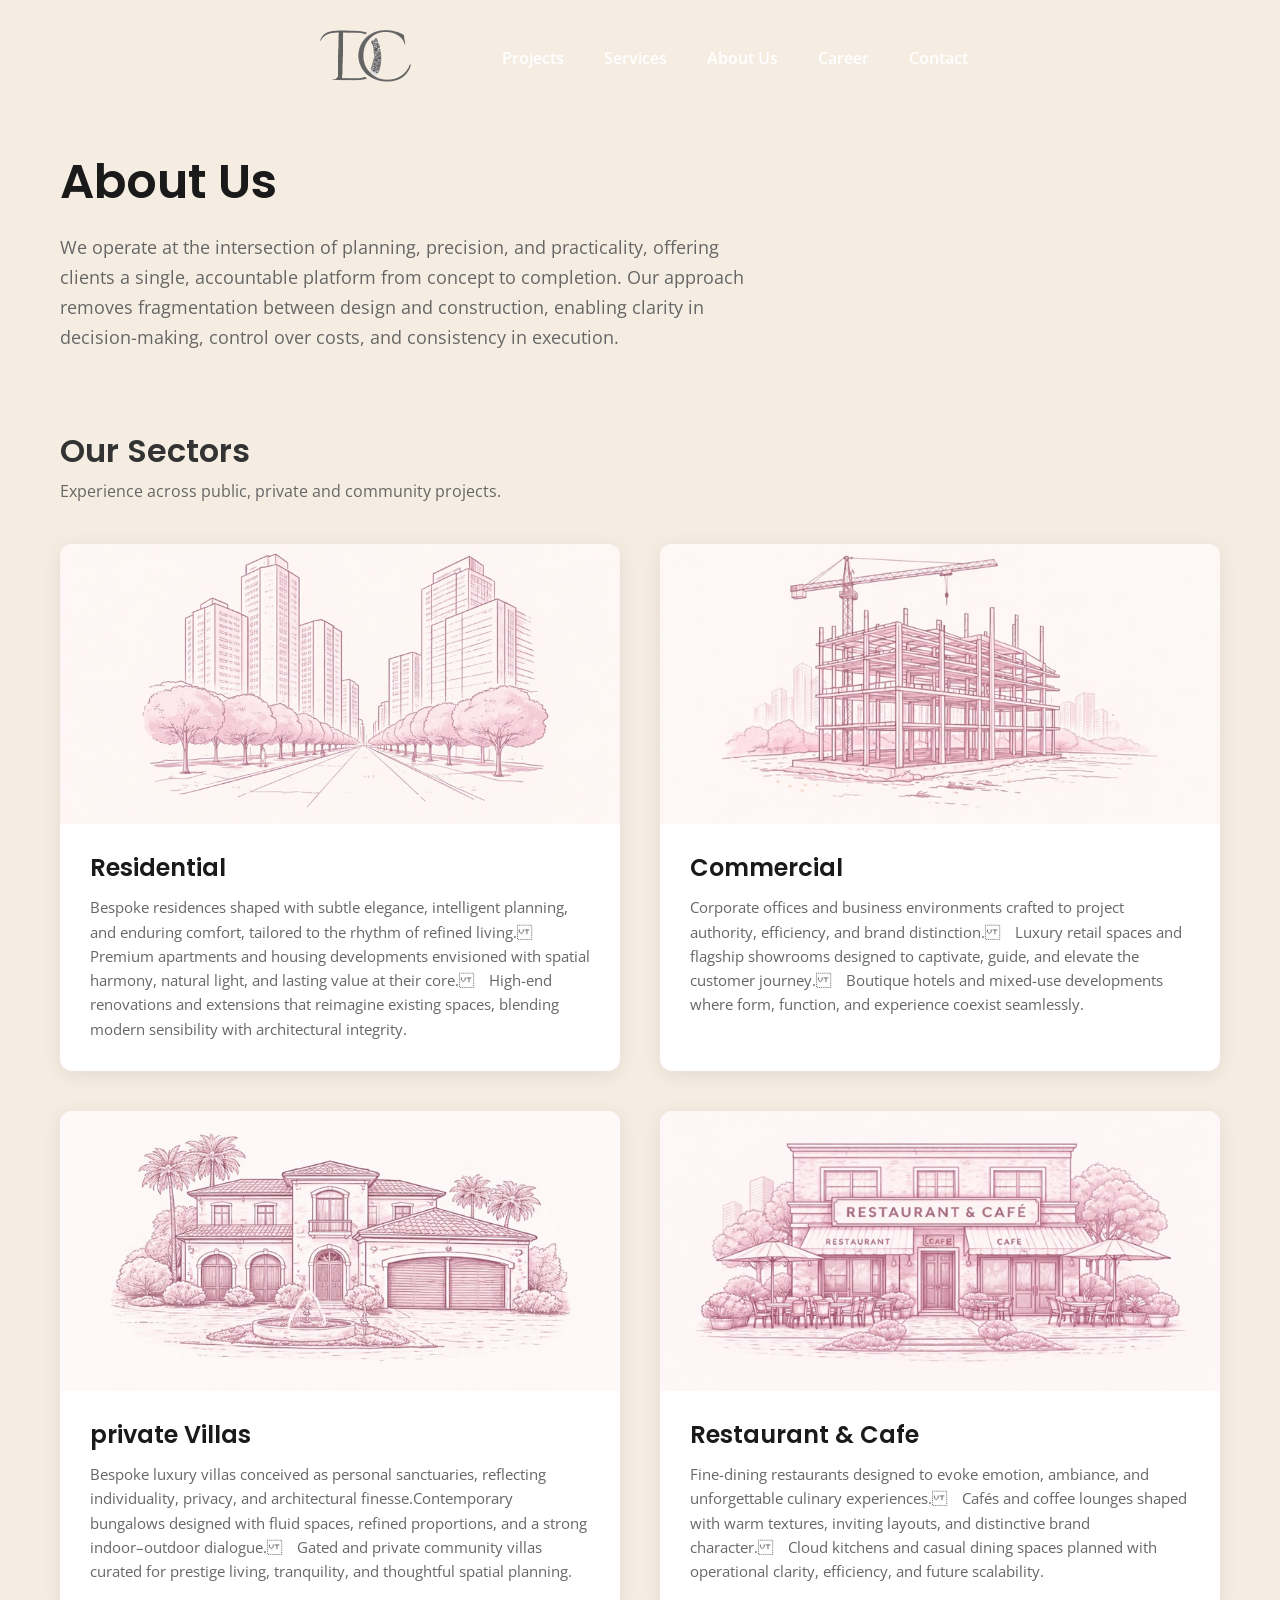
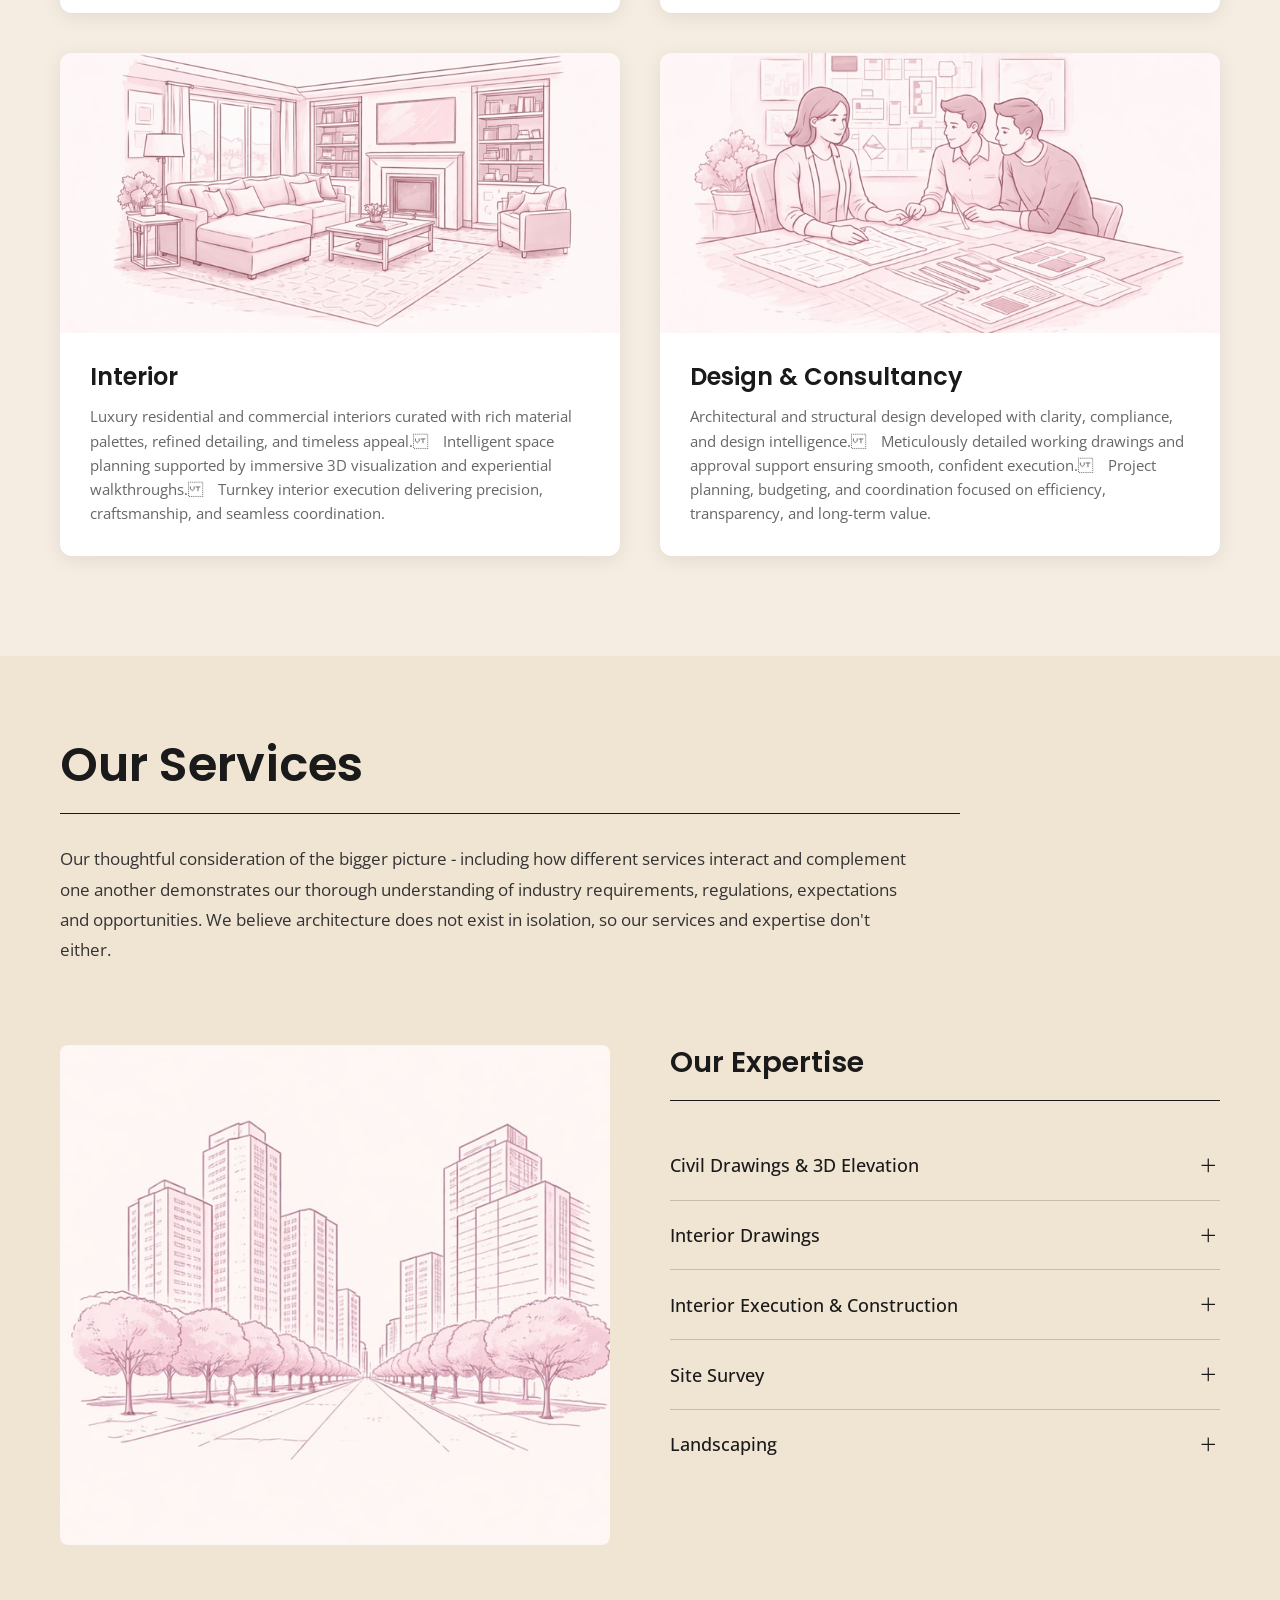
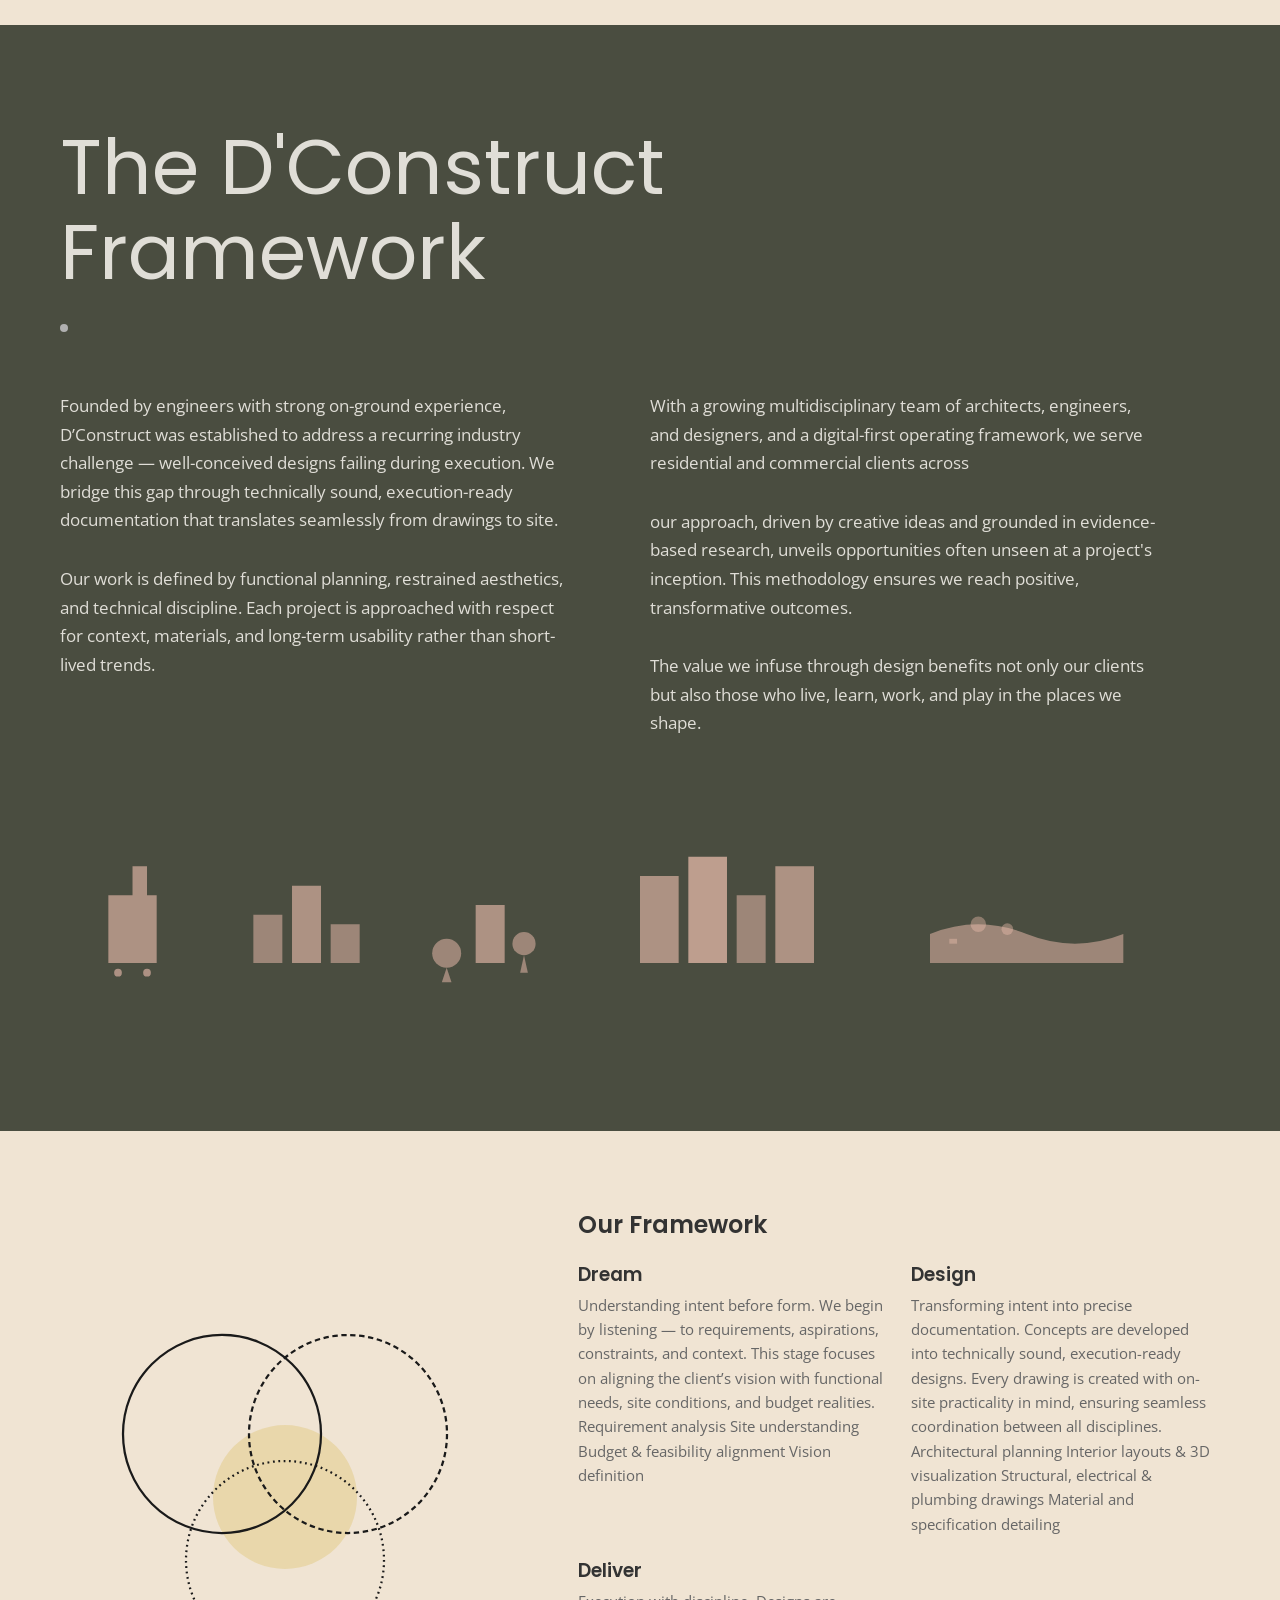
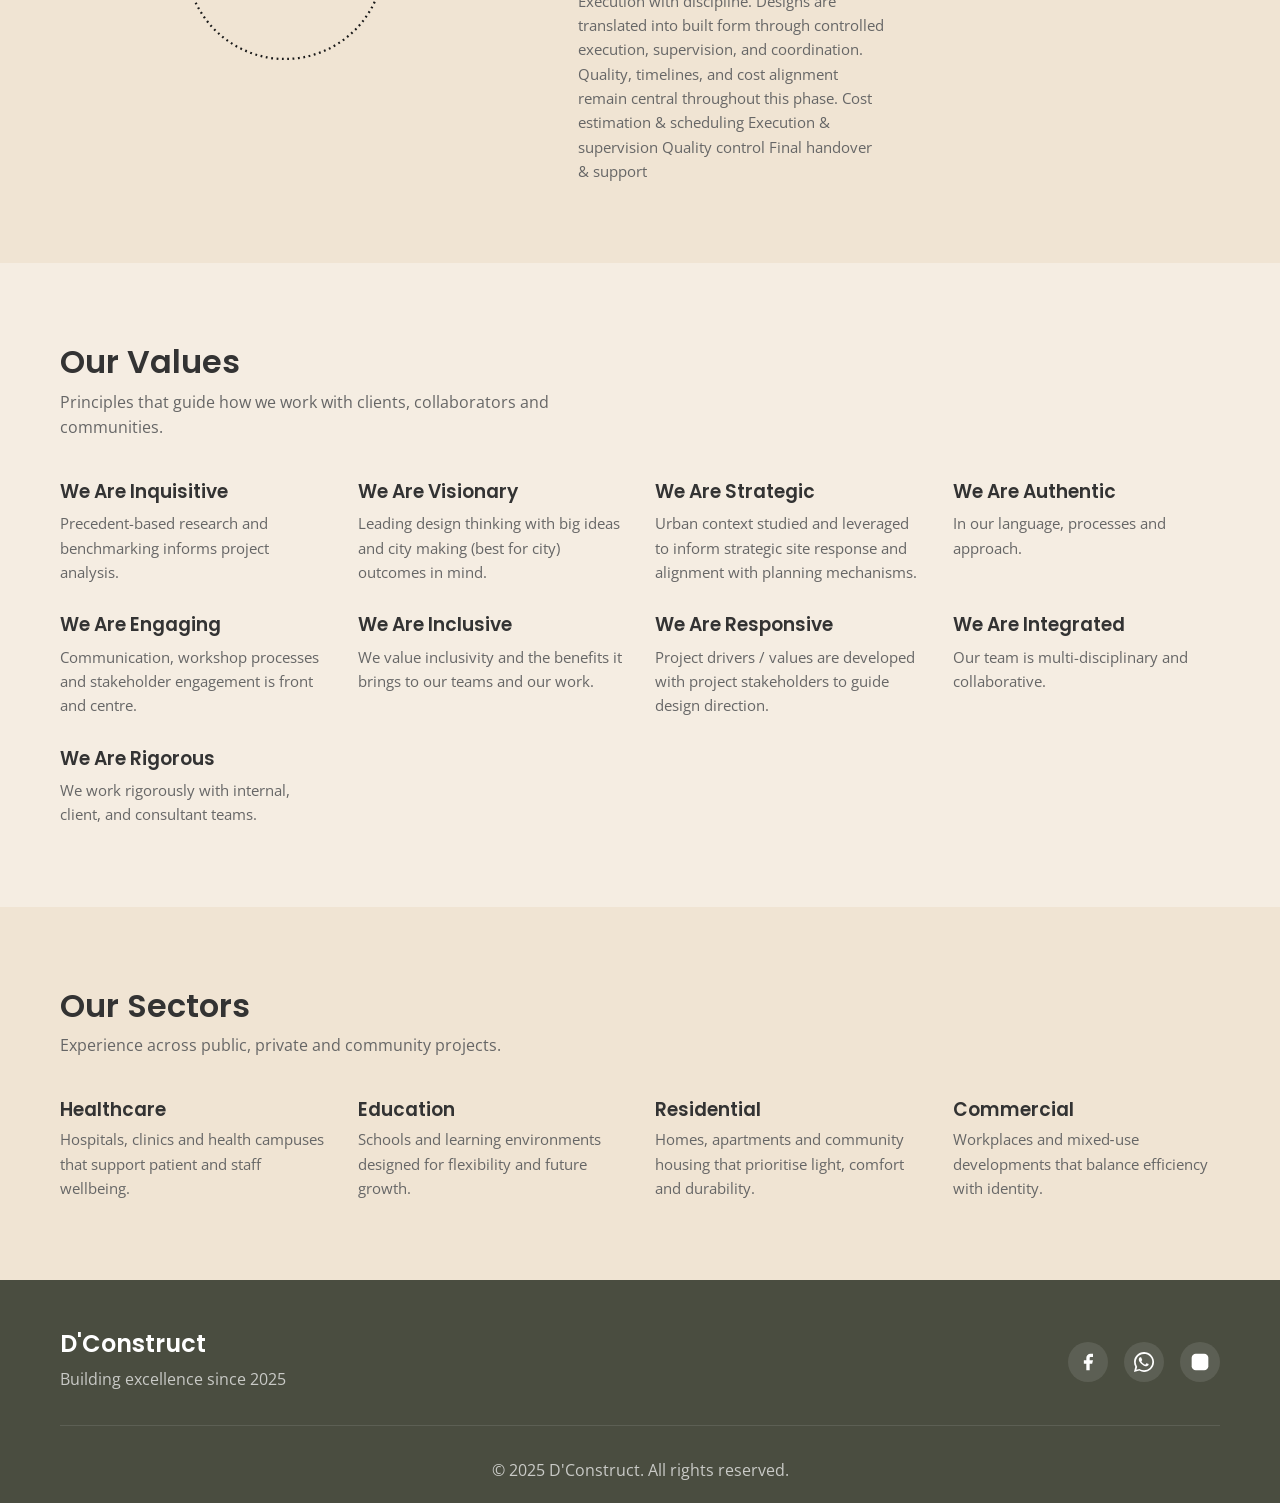
<file: about.html>
<!DOCTYPE html>
<html lang="en">
  <head>
    <meta charset="UTF-8" />
    <meta name="viewport" content="width=device-width, initial-scale=1.0" />
    <title>D'Construct – About Us</title>
    <link rel="stylesheet" href="style.css" />
    <link rel="preconnect" href="https://fonts.googleapis.com" />
    <link rel="preconnect" href="https://fonts.gstatic.com" crossorigin />
    <link
      href="https://fonts.googleapis.com/css2?family=Poppins:wght@300;400;500;600;700&family=Open+Sans:wght@300;400;600&display=swap"
      rel="stylesheet"
    />
  </head>
  <body class="about-page">
    <!-- Header (same as index) -->
    <header class="header" id="header">
      <nav class="navbar">
        <div class="container">
          <div class="nav-wrapper">
            <div class="logo">
              <a href="index.html#home" class="logo-link">
                <img
                  src="images/final logo.png"
                  alt="D'Construct Logo"
                  class="dc-logo"
                />
              </a>
            </div>
            <ul class="nav-menu" id="navMenu">
              <li>
                <a href="index.html#projects" class="nav-link">Projects</a>
              </li>
              <li>
                <a href="index.html#services" class="nav-link">Services</a>
              </li>
              <li><a href="about.html" class="nav-link active">About Us</a></li>
              <li>
                <a href="carrer.html" class="nav-link">Career</a>
              </li>
              <li><a href="index.html#contact" class="nav-link">Contact</a></li>
            </ul>
            <div class="hamburger" id="hamburger">
              <span></span>
              <span></span>
              <span></span>
            </div>
          </div>
        </div>
      </nav>
    </header>

    <!-- Mega nav overlay reused -->
    <div class="nav-overlay" id="navOverlay">
        <br>
      <div class="nav-overlay-inner">
        
        <div class="nav-overlay-left">
            <br><br><br><br><br>
          <img
          
            src="images/final logo.png"
            alt="D'Construct Logo"
            class="nav-overlay-logo"
          />
        </div>
        
        </div>
        <div class="nav-overlay-bottom">
          <div class="nav-overlay-search">
            <input
              type="text"
              placeholder="Search..."
              class="nav-search-input"
            />
            <span class="nav-search-arrow">→</span>
          </div>
        </div>
      </div>
    </div>

    <!-- About Hero -->
    <section class="about-hero" id="about-hero">
      <div class="container">
        <div class="about-hero-intro">
          <p class="about-kicker"></p>
          <h1>About Us</h1>
          <p class="about-lead">
            We operate at the intersection of planning, precision, and
            practicality, offering clients a single, accountable platform from
            concept to completion. Our approach removes fragmentation between
            design and construction, enabling clarity in decision-making,
            control over costs, and consistency in execution.
          </p>
        </div>
        
        <!-- Our Sectors with Images -->
        <div class="about-hero-sectors">
          <div class="about-section-header">
            <h2>Our Sectors</h2>
            <p>Experience across public, private and community projects.</p>
          </div>
          <div class="about-hero-sectors-grid">
            <div class="about-hero-sector">
              <div class="about-hero-sector-image">
                <img src="images/sector.jpeg" alt="Healthcare" />
              </div>
              <div class="about-hero-sector-content">
                <h3>Residential</h3>
                <p>
                  Bespoke residences shaped with subtle elegance, intelligent planning, and enduring comfort, tailored to the rhythm of refined living. Premium apartments and housing developments envisioned with spatial harmony, natural light, and lasting value at their core. High-end renovations and extensions that reimagine existing spaces, blending modern sensibility with architectural integrity.

                </p>
              </div>
            </div>
            <div class="about-hero-sector">
              <div class="about-hero-sector-image">
                <img src="images/commercial.jpeg" alt="Education" />
              </div>
              <div class="about-hero-sector-content">
                <h3>Commercial</h3>
                <p>
                  Corporate offices and business environments crafted to project authority, efficiency, and brand distinction. Luxury retail spaces and flagship showrooms designed to captivate, guide, and elevate the customer journey. Boutique hotels and mixed-use developments where form, function, and experience coexist seamlessly.

                </p>
              </div>
            </div>
            <div class="about-hero-sector">
              <div class="about-hero-sector-image">
                <img src="images/pvtVilla.jpeg" alt="Residential" />
              </div>
              <div class="about-hero-sector-content">
                <h3>private Villas</h3>
                <p>
                 Bespoke luxury villas conceived as personal sanctuaries, reflecting individuality, privacy, and architectural finesse.Contemporary bungalows designed with fluid spaces, refined proportions, and a strong indoor–outdoor dialogue. Gated and private community villas curated for prestige living, tranquility, and thoughtful spatial planning.
                </p>
              </div>
            </div>
            <div class="about-hero-sector">
              <div class="about-hero-sector-image">
                <img src="images/resturant.jpeg" alt="Commercial" />
              </div>
              <div class="about-hero-sector-content">
                <h3>Restaurant & Cafe</h3>
                <p>
                  Fine-dining restaurants designed to evoke emotion, ambiance, and unforgettable culinary experiences. Cafés and coffee lounges shaped with warm textures, inviting layouts, and distinctive brand character. Cloud kitchens and casual dining spaces planned with operational clarity, efficiency, and future scalability.

                </p>
              </div>
            </div>
            <div class="about-hero-sector">
              <div class="about-hero-sector-image">
                <img src="images/interior.jpeg" alt="Commercial" />
              </div>
              <div class="about-hero-sector-content">
                <h3>Interior</h3>
                <p>
                Luxury residential and commercial interiors curated with rich material palettes, refined detailing, and timeless appeal. Intelligent space planning supported by immersive 3D visualization and experiential walkthroughs. Turnkey interior execution delivering precision, craftsmanship, and seamless coordination.


                </p>
              </div>
            </div>
             <div class="about-hero-sector">
              <div class="about-hero-sector-image">
                <img src="images/desig.jpeg" alt="Commercial" />
              </div>
              <div class="about-hero-sector-content">
                <h3>Design & Consultancy</h3>
                <p>
                Architectural and structural design developed with clarity, compliance, and design intelligence. Meticulously detailed working drawings and approval support ensuring smooth, confident execution. Project planning, budgeting, and coordination focused on efficiency, transparency, and long-term value.



                </p>
              </div>
            </div>
          </div>
        </div>
      </div>
    </section>

    <!-- Our Services -->
    <section class="about-section about-services" id="about-services">
      <div class="container">
        <div class="about-services-content">
          <h2 class="about-services-title">Our Services</h2>
          <div class="about-services-divider"></div>
          <p class="about-services-description">
            Our thoughtful consideration of the bigger picture - including how different services interact and complement one another demonstrates our thorough understanding of industry requirements, regulations, expectations and opportunities. We believe architecture does not exist in isolation, so our services and expertise don't either.
          </p>
        </div>
        
        <!-- Our Expertise -->
        <div class="about-expertise-wrapper">
          <div class="about-expertise-image">
            <img src="images/sector.jpeg" alt="Our Team" />
          </div>
          <div class="about-expertise">
            <h3 class="about-expertise-title">Our Expertise</h3>
            <div class="about-expertise-divider-top"></div>
            <div class="about-expertise-list">
              <div class="about-expertise-item" onclick="toggleExpertise(this)">
                <div class="about-expertise-header">
                  <span class="about-expertise-name">Civil Drawings & 3D Elevation
</span>
                  <span class="about-expertise-toggle">+</span>
                </div>
                <div class="about-expertise-content">
                  <ul class="about-expertise-list-items">
                    <li>Comprehensive documentation developed for approvals, coordination, and execution.</li>
                    <li>Architectural floor plans</li>
                    <li>Structural drawings</li>
                    <li>Electrical, plumbing & services layouts</li>
                    <li>Working drawings for site execution</li>
                    <li>3D building elevation & massing studies</li>
                    <li>Construction detailing and specifications</li>
                    <li>Our civil drawings are prepared with a strong focus on site practicality, coordination between trades, and execution clarity</li>
                    
                  </ul>
                </div>
              </div>
              <div class="about-expertise-divider"></div>
              <div class="about-expertise-item" onclick="toggleExpertise(this)">
                <div class="about-expertise-header">
                  <span class="about-expertise-name">Interior Drawings</span>
                  <span class="about-expertise-toggle">+</span>
                </div>
                <div class="about-expertise-content">
                  <ul class="about-expertise-list-items">
                    <li>Design documentation that translates aesthetics into buildable solutions</li>
                    <li>Space planning & zoning</li>
                    <li>Detailed interior layout drawings</li>
                    <li>Furniture & joinery detailing</li>
                    <li>Material, finish & lighting layouts</li>
                    <li>3D interior visualizations</li>
                    <li>Execution-ready interior drawings</li>
                    <li>Each interior drawing set is developed to minimize on-site ambiguity and ensure smooth execution.</li>
                  </ul>
                </div>
              </div>
              <div class="about-expertise-divider"></div>
              <div class="about-expertise-item" onclick="toggleExpertise(this)">
                <div class="about-expertise-header">
                  <span class="about-expertise-name">Interior Execution & Construction</span>
                  <span class="about-expertise-toggle">+</span>
                </div>
                <div class="about-expertise-content">
                  <ul class="about-expertise-list-items">
                    <li>End-to-end execution with defined scope, quality control, and timeline management</li>
                    <li>Residential interior execution</li>
                    <li>Commercial interior fit-outs</li>
                    <li>Turnkey construction services</li>
                    <li>Vendor coordination & supervision</li>
                    <li>Quality checks and progress monitoring</li>
                    <li>Final handover & support</li>
                  </ul>
                </div>
              </div>
              <div class="about-expertise-divider"></div>
              <div class="about-expertise-item" onclick="toggleExpertise(this)">
                <div class="about-expertise-header">
                  <span class="about-expertise-name">Site Survey</span>
                  <span class="about-expertise-toggle">+</span>
                </div>
                <div class="about-expertise-content">
                  <ul class="about-expertise-list-items">
                    <li>Accurate on-ground assessment forming the foundation of reliable design decisions.</li>
                    <li>Detailed site measurements</li>
                    <li>Level marking & contour data</li>
                    <li>Existing structure documentation</li>
                    <li>Feasibility and planning input</li>
                    <li>Site condition reports</li>
                  </ul>
                </div>
              </div>
              <div class="about-expertise-divider"></div>
              <div class="about-expertise-item" onclick="toggleExpertise(this)">
                <div class="about-expertise-header">
                  <span class="about-expertise-name">Landscaping</span>
                  <span class="about-expertise-toggle">+</span>
                </div>
                <div class="about-expertise-content">
                  <ul class="about-expertise-list-items">
                    <li>Outdoor spaces designed to complement architecture and environment</li>
                    <li>Landscape concept & planning</li>
                    <li>Softscape & hardscape design</li>
                    <li>Pathways, lawns & outdoor features</li>
                    <li>External lighting layouts</li>
                    <li>Execution coordinationts</li>
                  </ul>
                </div>
              </div>
            </div>
          </div>
        </div>
      </div>
    </section>

    <!-- Framework band -->
    <section class="about-band">
      <div class="container">
        <div class="about-band-content">
          <div class="about-band-header">
            <h2 class="about-band-title">
              <span class="title-line-1">The D'Construct</span>
              <span class="title-line-2">Framework</span>
            </h2>
            <div class="about-band-dot"></div>
          </div>
          
          <div class="about-band-text">
            <div class="about-band-column">
              <p>Founded by engineers with strong on-ground experience, D’Construct was established to address a recurring industry challenge — well-conceived designs failing during execution. We bridge this gap through technically sound, execution-ready documentation that translates seamlessly from drawings to site.</p>
              <p>Our work is defined by functional planning, restrained aesthetics, and technical discipline. Each project is approached with respect for context, materials, and long-term usability rather than short-lived trends.</p>
            </div>
            <div class="about-band-column">
              <p>With a growing multidisciplinary team of architects, engineers, and designers, and a digital-first operating framework, we serve residential and commercial clients across</p>
              <p>our approach, driven by creative ideas and grounded in evidence-based research, unveils opportunities often unseen at a project's inception. This methodology ensures we reach positive, transformative outcomes.</p>
              <p>The value we infuse through design benefits not only our clients but also those who live, learn, work, and play in the places we shape.</p>
            </div>
          </div>
          
          <div class="about-band-illustrations">
            <svg viewBox="0 0 1200 200" class="framework-illustration">
              <!-- Building with people -->
              <path d="M50 150 L50 80 L100 80 L100 150 Z M75 80 L75 50 L90 50 L90 80" fill="#F0C0B0" opacity="0.6"/>
              <circle cx="60" cy="160" r="4" fill="#F0C0B0" opacity="0.6"/>
              <circle cx="90" cy="160" r="4" fill="#F0C0B0" opacity="0.6"/>
              
              <!-- Cluster of buildings -->
              <path d="M200 150 L200 100 L230 100 L230 150 Z" fill="#F0C0B0" opacity="0.5"/>
              <path d="M240 150 L240 70 L270 70 L270 150 Z" fill="#F0C0B0" opacity="0.6"/>
              <path d="M280 150 L280 110 L310 110 L310 150 Z" fill="#F0C0B0" opacity="0.5"/>
              
              <!-- Trees and buildings -->
              <circle cx="400" cy="140" r="15" fill="#F0C0B0" opacity="0.5"/>
              <path d="M400 155 L395 170 L405 170 Z" fill="#F0C0B0" opacity="0.5"/>
              <path d="M430 150 L430 90 L460 90 L460 150 Z" fill="#F0C0B0" opacity="0.6"/>
              <circle cx="480" cy="130" r="12" fill="#F0C0B0" opacity="0.5"/>
              <path d="M480 142 L476 160 L484 160 Z" fill="#F0C0B0" opacity="0.5"/>
              
              <!-- City skyline -->
              <path d="M600 150 L600 60 L640 60 L640 150 Z" fill="#F0C0B0" opacity="0.6"/>
              <path d="M650 150 L650 40 L690 40 L690 150 Z" fill="#F0C0B0" opacity="0.7"/>
              <path d="M700 150 L700 80 L730 80 L730 150 Z" fill="#F0C0B0" opacity="0.5"/>
              <path d="M740 150 L740 50 L780 50 L780 150 Z" fill="#F0C0B0" opacity="0.6"/>
              
              <!-- Island/landmass -->
              <path d="M900 120 Q950 100 1000 120 T1100 120 L1100 150 L900 150 Z" fill="#F0C0B0" opacity="0.5"/>
              <circle cx="950" cy="110" r="8" fill="#F0C0B0" opacity="0.4"/>
              <circle cx="980" cy="115" r="6" fill="#F0C0B0" opacity="0.4"/>
              <path d="M920 130 L920 125 L928 125 L928 130 Z" fill="#F0C0B0" opacity="0.4"/>
            </svg>
          </div>
        </div>
      </div>
    </section>

    <!-- Our Framework -->
    <section class="about-section about-framework" id="about-framework">
      <div class="container about-framework-inner">
        <div class="about-framework-diagram">
          <!-- Re‑use existing venn diagram graphic -->
          <div class="venn-diagram-wrapper">
            <div class="venn-diagram">
              <svg viewBox="0 0 500 500" class="venn-svg">
                <circle
                  cx="250"
                  cy="250"
                  r="80"
                  fill="#d4af37"
                  fill-opacity="0.25"
                  class="venn-center"
                />
                <circle
                  cx="180"
                  cy="180"
                  r="110"
                  fill="none"
                  stroke="#1a1a1a"
                  stroke-width="2.5"
                />
                <circle
                  cx="320"
                  cy="180"
                  r="110"
                  fill="none"
                  stroke="#1a1a1a"
                  stroke-width="2.5"
                  stroke-dasharray="6,4"
                />
                <circle
                  cx="250"
                  cy="320"
                  r="110"
                  fill="none"
                  stroke="#1a1a1a"
                  stroke-width="2.5"
                  stroke-dasharray="2,4"
                />
              </svg>
            </div>
          </div>
        </div>
        <div class="about-framework-text">
          <h2>Our Framework</h2>
          <div class="about-framework-columns">
            <div>
              <h3>Dream</h3>
              <p>
               Understanding intent before form.
We begin by listening — to requirements, aspirations, constraints, and context. This stage focuses on aligning the client’s vision with functional needs, site conditions, and budget realities.
Requirement analysis
Site understanding
Budget & feasibility alignment
Vision definition

              </p>
            </div>
            <div>
              <h3>Design</h3>
              <p>
               Transforming intent into precise documentation.
Concepts are developed into technically sound, execution-ready designs. Every drawing is created with on-site practicality in mind, ensuring seamless coordination between all disciplines.
Architectural planning
Interior layouts & 3D visualization
Structural, electrical & plumbing drawings
Material and specification detailing

              </p>
            </div>
            <div>
              <h3>Deliver</h3>
              <p>
                Execution with discipline.
Designs are translated into built form through controlled execution, supervision, and coordination. Quality, timelines, and cost alignment remain central throughout this phase.
Cost estimation & scheduling
Execution & supervision
Quality control
Final handover & support

              </p>
            </div>
          </div>
        </div>
      </div>
    </section>

    <!-- Our Values -->
    <section class="about-section about-values" id="about-values">
      <div class="container">
        <div class="about-section-header">
          <h2>Our Values</h2>
          <p>
            Principles that guide how we work with clients, collaborators and
            communities.
          </p>
        </div>
        <div class="about-values-grid">
          <div class="about-value">
            <h3>We Are Inquisitive</h3>
            <p>
             Precedent-based research and benchmarking informs project analysis.

            </p>
          </div>
          <div class="about-value">
            <h3>We Are Visionary</h3>
            <p>
             Leading design thinking with big ideas and city making (best for city) outcomes in mind.

            </p>
          </div>
          <div class="about-value">
            <h3>We Are Strategic</h3>
            <p>
              Urban context studied and leveraged to inform strategic site response and alignment with planning mechanisms.

            </p>
          </div>
          <div class="about-value">
            <h3>We Are Authentic</h3>
            <p>
              In our language, processes and approach.

            </p>
          </div>
          <div class="about-value">
            <h3>We Are Engaging</h3>
            <p>
              Communication, workshop processes and stakeholder engagement is front and centre. 


            </p>
          </div>
          <div class="about-value">
            <h3>We Are Inclusive</h3>
            <p>
            We value inclusivity and the benefits it brings to our teams and our work.


            </p>
          </div>
          <div class="about-value">
            <h3>We Are Responsive</h3>
            <p>
             Project drivers / values are developed with project stakeholders to guide design direction.

            </p>
          </div>
           <div class="about-value">
            <h3>We Are Integrated</h3>
            <p>
            Our team is multi-disciplinary and collaborative.

            </p>
          </div>
           <div class="about-value">
            <h3>We Are Rigorous</h3>
            <p>
             We work rigorously with internal, client, and consultant teams.

            </p>
          </div>
        </div>
      </div>
    </section>

    <!-- Our Sectors -->
    <section class="about-section about-sectors" id="about-sectors">
      <div class="container">
        <div class="about-section-header">
          <h2>Our Sectors</h2>
          <p>Experience across public, private and community projects.</p>
        </div>
        <div class="about-sectors-grid">
          <div class="about-sector">
            <h3>Healthcare</h3>
            <p>
              Hospitals, clinics and health campuses that support patient and
              staff wellbeing.
            </p>
          </div>
          <div class="about-sector">
            <h3>Education</h3>
            <p>
              Schools and learning environments designed for flexibility and
              future growth.
            </p>
          </div>
          <div class="about-sector">
            <h3>Residential</h3>
            <p>
              Homes, apartments and community housing that prioritise light,
              comfort and durability.
            </p>
          </div>
          <div class="about-sector">
            <h3>Commercial</h3>
            <p>
              Workplaces and mixed‑use developments that balance efficiency with
              identity.
            </p>
          </div>
        </div>
      </div>
    </section>

    <!-- Team 
    <section class="about-section about-team" id="about-team">
      <div class="container">
        <div class="about-section-header">
          <h2>Team</h2>
          <p>
            A collaborative studio of designers, engineers and construction
            specialists.
          </p>
        </div>
        <div class="about-team-grid">
          <div class="about-team-member">
            <img
              src="https://images.unsplash.com/photo-1500648767791-00dcc994a43e?w=600&q=80"
              alt="Director"
            />
            <h3>Rahul Sharma</h3>
            <p>Managing Director</p>
          </div>
          <div class="about-team-member">
            <img
              src="https://images.unsplash.com/photo-1525134479668-1bee5c7c6845?w=600&q=80"
              alt="Design Lead"
            />
            <h3>Neha Patel</h3>
            <p>Design Lead</p>
          </div>
          <div class="about-team-member">
            <img
              src="https://images.unsplash.com/photo-1524504388940-b1c1722653e1?w=600&q=80"
              alt="Project Manager"
            />
            <h3>Vikram Singh</h3>
            <p>Project Manager</p>
          </div>
        </div>
      </div>
    </section> -->

    <!-- Awards 
    <section class="about-section about-awards" id="about-awards">
      <div class="container">
        <div class="about-section-header">
          <h2>Awards</h2>
          <p>
            Recognition for projects delivered with our clients and partners.
          </p>
        </div>
        <div class="about-awards-list">
          <div class="about-award">
            <h3>2024</h3>
            <p>Regional Design Award – Modern Hospital Campus</p>
          </div>
          <div class="about-award">
            <h3>2023</h3>
            <p>Excellence in Construction – Urban School Redevelopment</p>
          </div>
          <div class="about-award">
            <h3>2022</h3>
            <p>Sustainable Building of the Year – Residential Bunglow</p>
          </div>
        </div>
      </div>
    </section> -->

    <!-- Reuse existing contact + footer from index via link -->
    <footer class="footer">
      <div class="container">
        <div class="footer-content">
          <div class="footer-brand">
            <h3>D'Construct</h3>
            <p>Building excellence since 2025</p>
          </div>
          <div class="footer-social">
            <a href="https://www.facebook.com/share/1BY2aeteij/" class="social-link" aria-label="Facebook">
              <svg viewBox="0 0 24 24" fill="currentColor">
                <path d="M18 2h-3a5 5 0 0 0-5 5v3H7v4h3v8h4v-8h3l1-4h-4V7a1 1 0 0 1 1-1h3z"></path>
              </svg>
            </a>
            <a href="https://wa.me/919109529312" class="social-link" aria-label="WhatsApp">
              <svg viewBox="0 0 24 24" fill="currentColor" aria-hidden="true">
                <path d="M20.52 3.48A11.78 11.78 0 0 0 12.02 0C5.4 0 .02 5.37.02 12c0 2.1.55 4.05 1.52 5.76L0 24l6.4-1.67A11.86 11.86 0 0 0 12.02 24c6.62 0 12-5.37 12-12s-5.38-12-12-12zM12.02 22a9.9 9.9 0 0 1-5.04-1.39l-.36-.21-3.8.99 1.02-3.7-.25-.38A9.92 9.92 0 1 1 22 12.02 9.98 9.98 0 0 1 12.02 22zm5.61-7.34c-.31-.16-1.84-.91-2.12-1.02-.29-.11-.5-.16-.71.16-.21.31-.82 1.02-1.01 1.23-.19.21-.37.24-.68.08-.31-.16-1.31-.48-2.49-1.53-.92-.82-1.54-1.83-1.72-2.14-.18-.31-.02-.48.14-.64.15-.15.31-.37.47-.56.16-.19.21-.32.32-.53.11-.21.05-.4-.03-.56-.08-.16-.71-1.71-.97-2.35-.26-.63-.52-.55-.71-.56l-.6-.01c-.19 0-.5.07-.76.37-.26.31-1 1-1 2.45s1.02 2.84 1.17 3.04c.16.21 2.01 3.06 4.86 4.28.68.29 1.21.46 1.63.59.69.22 1.31.19 1.8.11.55-.08 1.84-.75 2.1-1.48.26-.73.26-1.36.18-1.48-.08-.11-.29-.18-.6-.34z"/>
              </svg>
            </a>
            <a href="https://www.instagram.com/_dconstruct_?igsh=MXNsdHUxZ2Jub2Q4Zw==" class="social-link" aria-label="Instagram">
              <svg viewBox="0 0 24 24" fill="currentColor">
                <rect x="2" y="2" width="20" height="20" rx="5" ry="5"></rect>
                <path d="M16 11.37A4 4 0 1 1 12.63 8 4 4 0 0 1 16 11.37z"></path>
                <line x1="17.5" y1="6.5" x2="17.51" y2="6.5"></line>
              </svg>
            </a>
          </div>
        </div>
        <div class="footer-bottom">
          <p>&copy; 2025 D'Construct. All rights reserved.</p>
        </div>
      </div>
    </footer>

    <script src="script.js"></script>
    <script>
      // Simple toggle function for expertise accordion
      function toggleExpertise(element) {
        const allItems = document.querySelectorAll('.about-expertise-item');
        const isActive = element.classList.contains('active');
        const toggle = element.querySelector('.about-expertise-toggle');
        
        // Close all items
        allItems.forEach(function(item) {
          item.classList.remove('active');
          const itemToggle = item.querySelector('.about-expertise-toggle');
          if (itemToggle) {
            itemToggle.textContent = '+';
          }
        });
        
        // Open clicked item if it wasn't active
        if (!isActive) {
          element.classList.add('active');
          if (toggle) {
            toggle.textContent = '−';
          }
        }
      }
    </script>
  </body>
</html>
</file>
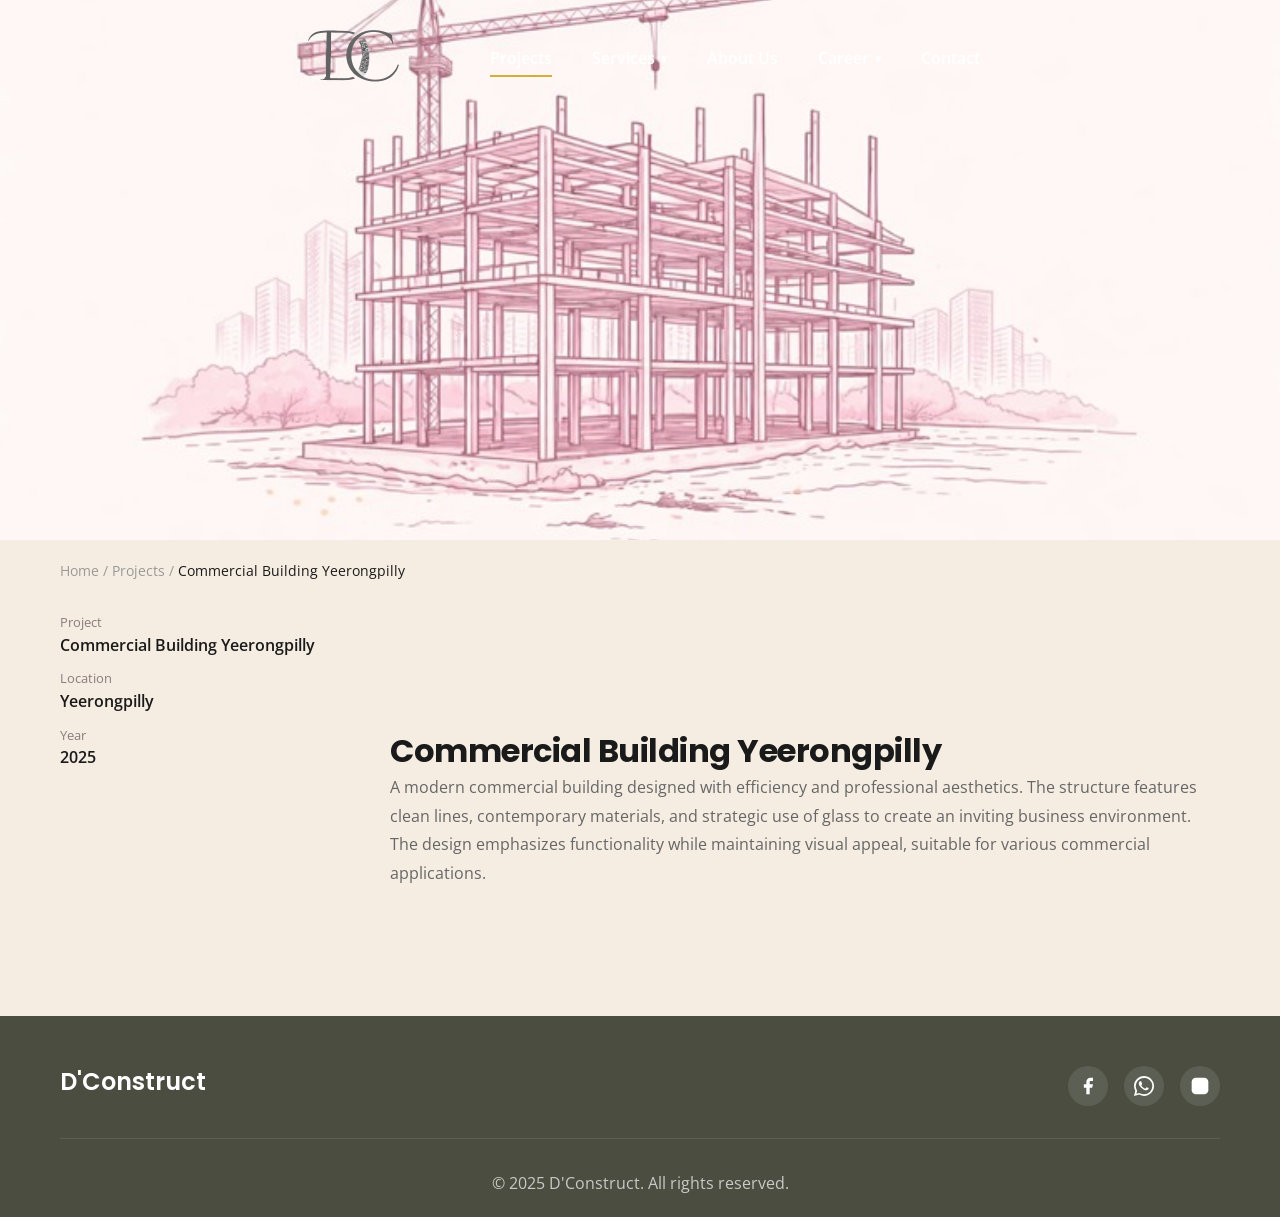
<file: commercial-yeerongpilly.html>
<!DOCTYPE html>
<html lang="en">
<head>
  <meta charset="UTF-8" />
  <meta name="viewport" content="width=device-width, initial-scale=1.0" />
  <title>Commercial Building Yeerongpilly – D'Construct</title>
  <link rel="stylesheet" href="style.css" />
  <link rel="preconnect" href="https://fonts.googleapis.com" />
  <link rel="preconnect" href="https://fonts.gstatic.com" crossorigin />
  <link href="https://fonts.googleapis.com/css2?family=Poppins:wght@300;400;500;600;700&family=Open+Sans:wght@300;400;600&display=swap" rel="stylesheet" />
</head>
<body class="project-detail-page">
  <header class="header" id="header">
    <nav class="navbar">
      <div class="container">
        <div class="nav-wrapper">
          <div class="logo">
            <a href="index.html#home" class="logo-link">
              <img src="images/final logo.png" alt="D'Construct Logo" class="dc-logo" />
            </a>
          </div>
          <ul class="nav-menu" id="navMenu">
            <li><a href="projects.html" class="nav-link active">Projects</a></li>
            <li><a href="index.html#services" class="nav-link">Services <span class="nav-caret">▾</span></a></li>
            <li><a href="about.html" class="nav-link">About Us</a></li>
            <li><a href="carrer.html" class="nav-link">Career<span class="nav-caret">▾</span></a></li>
            <li><a href="index.html#contact" class="nav-link">Contact</a></li>
          </ul>
          <div class="hamburger" id="hamburger">
            <span></span><span></span><span></span>
          </div>
        </div>
      </div>
    </nav>
  </header>

  <div class="nav-overlay" id="navOverlay">
    <div class="nav-overlay-inner">
      <div class="nav-overlay-left">
        <br><br><br><br>
        <img src="images/final logo.png" alt="D'Construct Logo" class="nav-overlay-logo" />
      </div>
      <div class="nav-overlay-center"><div class="nav-overlay-column"></div></div>
      <div class="nav-overlay-bottom">
        <div class="nav-overlay-search">
          <input type="text" placeholder="Search..." class="nav-search-input" />
          <span class="nav-search-arrow">→</span>
        </div>
      </div>
    </div>
  </div>

  <main class="project-detail">
    <div class="project-hero">
      <img src="images/commercial.jpeg" alt="Commercial Building Yeerongpilly" />
    </div>
    <div class="container">
      <nav class="projects-breadcrumbs" style="margin:20px 0 30px;">
        <a href="index.html">Home</a> / <a href="projects.html">Projects</a> / <span>Commercial Building Yeerongpilly</span>
      </nav>
      <div class="project-detail-grid">
        <aside class="project-sidebar">
          <ul class="project-meta">
            <li><span class="label">Project</span><span class="value">Commercial Building Yeerongpilly</span></li>
            <li><span class="label">Location</span><span class="value">Yeerongpilly</span></li>
            <li><span class="label">Year</span><span class="value">2025</span></li>
          </ul>
        </aside>
        <section class="project-body">
          <h1 class="project-title">Commercial Building Yeerongpilly</h1>
          <p class="project-lead">A modern commercial building designed with efficiency and professional aesthetics. The structure features clean lines, contemporary materials, and strategic use of glass to create an inviting business environment. The design emphasizes functionality while maintaining visual appeal, suitable for various commercial applications.</p>
        </section>
      </div>
    </div>
  </main>

  <footer class="footer">
    <div class="container">
      <div class="footer-content">
        <div class="footer-brand"><h3>D'Construct</h3></div>
        <div class="footer-social">
          <a href="https://www.facebook.com/share/1BY2aeteij/" class="social-link" aria-label="Facebook">
            <svg viewBox="0 0 24 24" fill="currentColor"><path d="M18 2h-3a5 5 0 0 0-5 5v3H7v4h3v8h4v-8h3l1-4h-4V7a1 1 0 0 1 1-1h3z"></path></svg>
          </a>
          <a href="https://wa.me/919109529312" class="social-link" aria-label="WhatsApp">
            <svg viewBox="0 0 24 24" fill="currentColor" aria-hidden="true"><path d="M20.52 3.48A11.78 11.78 0 0 0 12.02 0C5.4 0 .02 5.37.02 12c0 2.1.55 4.05 1.52 5.76L0 24l6.4-1.67A11.86 11.86 0 0 0 12.02 24c6.62 0 12-5.37 12-12s-5.38-12-12-12zM12.02 22a9.9 9.9 0 0 1-5.04-1.39l-.36-.21-3.8.99 1.02-3.7-.25-.38A9.92 9.92 0 1 1 22 12.02 9.98 9.98 0 0 1 12.02 22zm5.61-7.34c-.31-.16-1.84-.91-2.12-1.02-.29-.11-.5-.16-.71 .16-.21 .31-.82 1.02-1.01 1.23-.19 .21-.37 .24-.68 .08-.31-.16-1.31-.48-2.49-1.53-.92-.82-1.54-1.83-1.72-2.14-.18-.31-.02-.48 .14-.64 .15-.15 .31-.37 .47-.56 .16-.19 .21-.32 .32-.53 .11-.21 .05-.4-.03-.56-.08-.16-.71-1.71-.97-2.35-.26-.63-.52-.55-.71-.56l-.6-.01c-.19 0-.5 .07-.76 .37-.26 .31-1 1-1 2.45s1.02 2.84 1.17 3.04c.16 .21 2.01 3.06 4.86 4.28 .68 .29 1.21 .46 1.63 .59 .69 .22 1.31 .19 1.8 .11 .55-.08 1.84-.75 2.1-1.48 .26-.73 .26-1.36 .18-1.48 -.08-.11 -.29-.18 -.6-.34z"/></svg>
          </a>
          <a href="https://www.instagram.com/_dconstruct_?igsh=MXNsdHUxZ2Jub2Q4Zw==" class="social-link" aria-label="Instagram">
            <svg viewBox="0 0 24 24" fill="currentColor"><rect x="2" y="2" width="20" height="20" rx="5" ry="5"></rect><path d="M16 11.37A4 4 0 1 1 12.63 8 4 4 0 0 1 16 11.37z"></path><line x1="17.5" y1="6.5" x2="17.51" y2="6.5"></line></svg>
          </a>
        </div>
      </div>
      <div class="footer-bottom"><p>&copy; 2025 D'Construct. All rights reserved.</p></div>
    </div>
  </footer>

  <script src="script.js"></script>
  <style>
    .project-detail-page{background:#f5ede2}
    .project-hero img{width:100%;height:60vh;object-fit:cover;display:block}
    .project-detail-grid{display:grid;grid-template-columns:280px 1fr;gap:50px;align-items:start}
    .project-sidebar{position:sticky;top:120px}
    .project-meta{list-style:none;padding:0;margin:0;display:grid;gap:10px}
    .project-meta .label{display:block;font-size:.8rem;color:#8b7d7d}
    .project-meta .value{font-weight:600;color:#1a1a1a}
    .project-title{font-family:'Poppins',sans-serif;font-size:2rem;margin-bottom:22px;color:#1a1a1a}
    .project-lead{color:#666;line-height:1.8;margin-top:4px;margin-bottom:28px}
    @media (max-width:1024px){.project-detail-grid{grid-template-columns:1fr}.project-sidebar{position:static}.project-hero img{height:40vh}}
  </style>
</body>
</html>
</file>
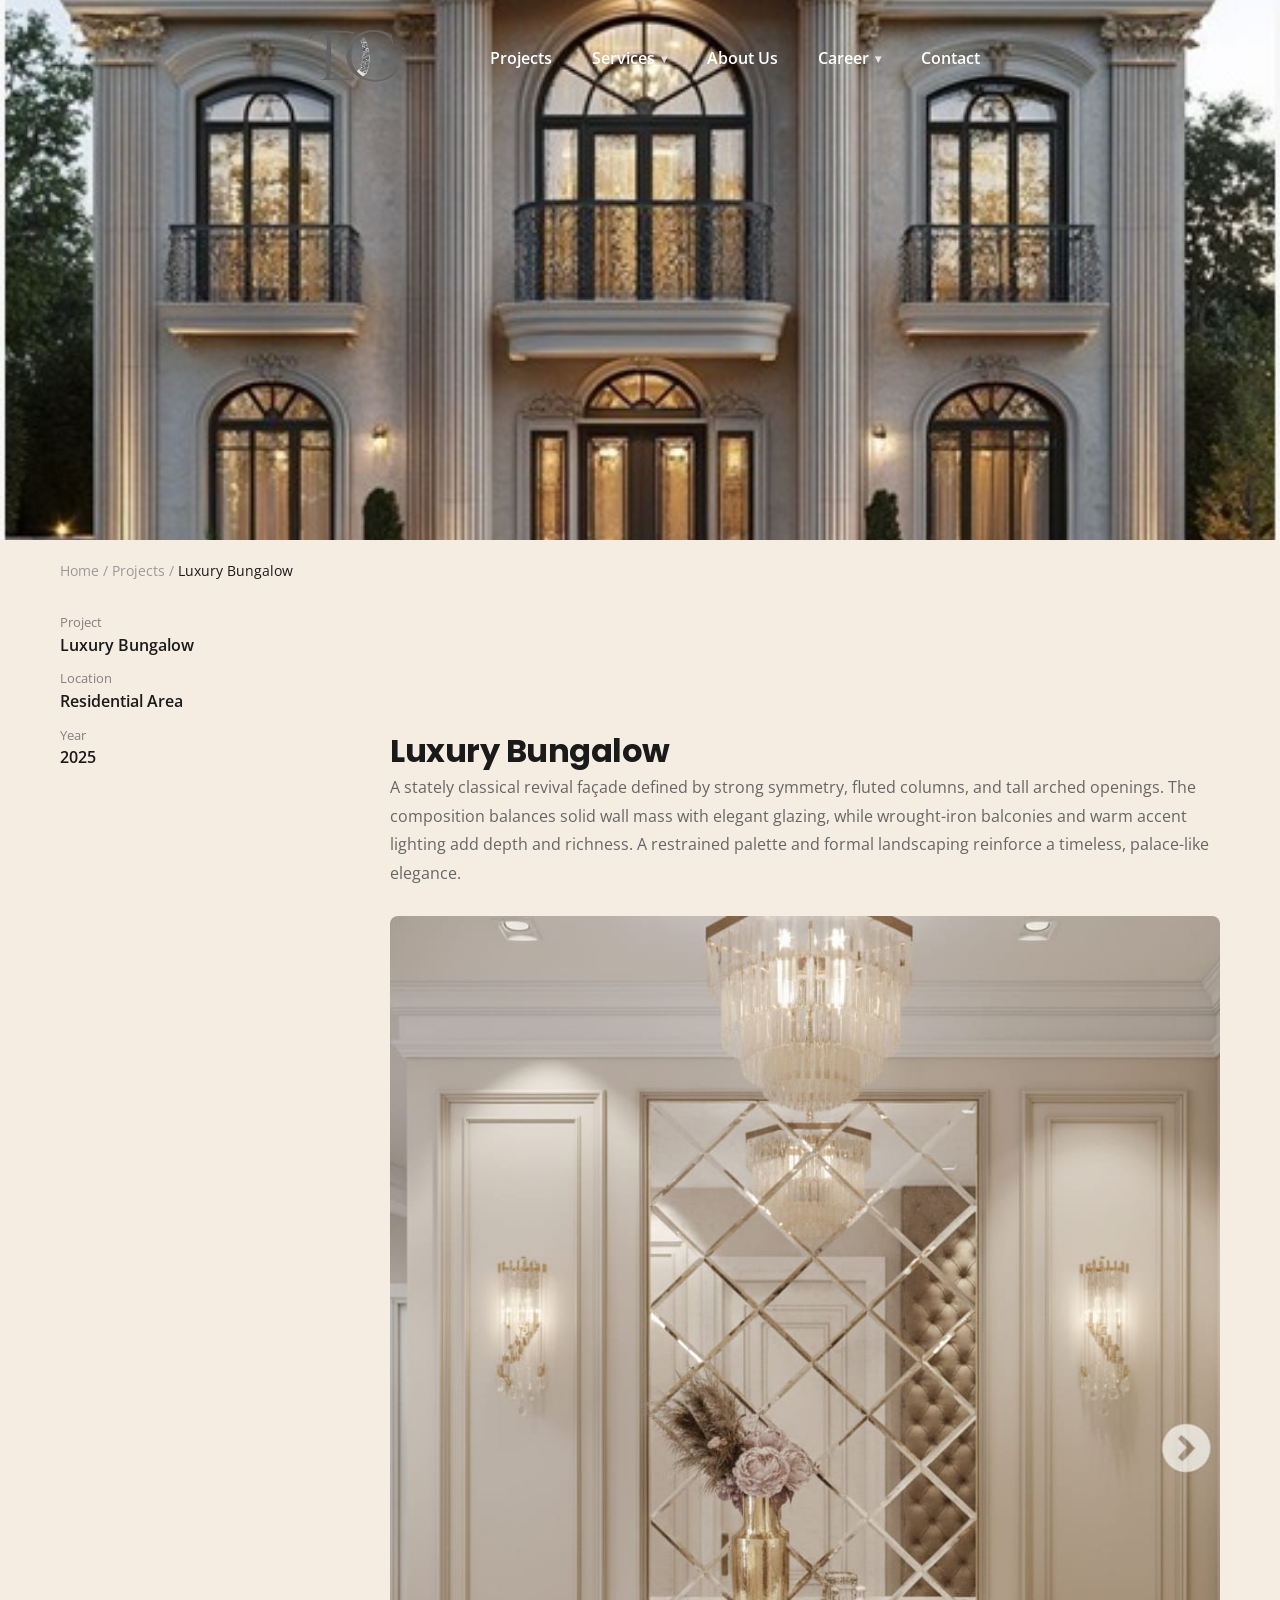
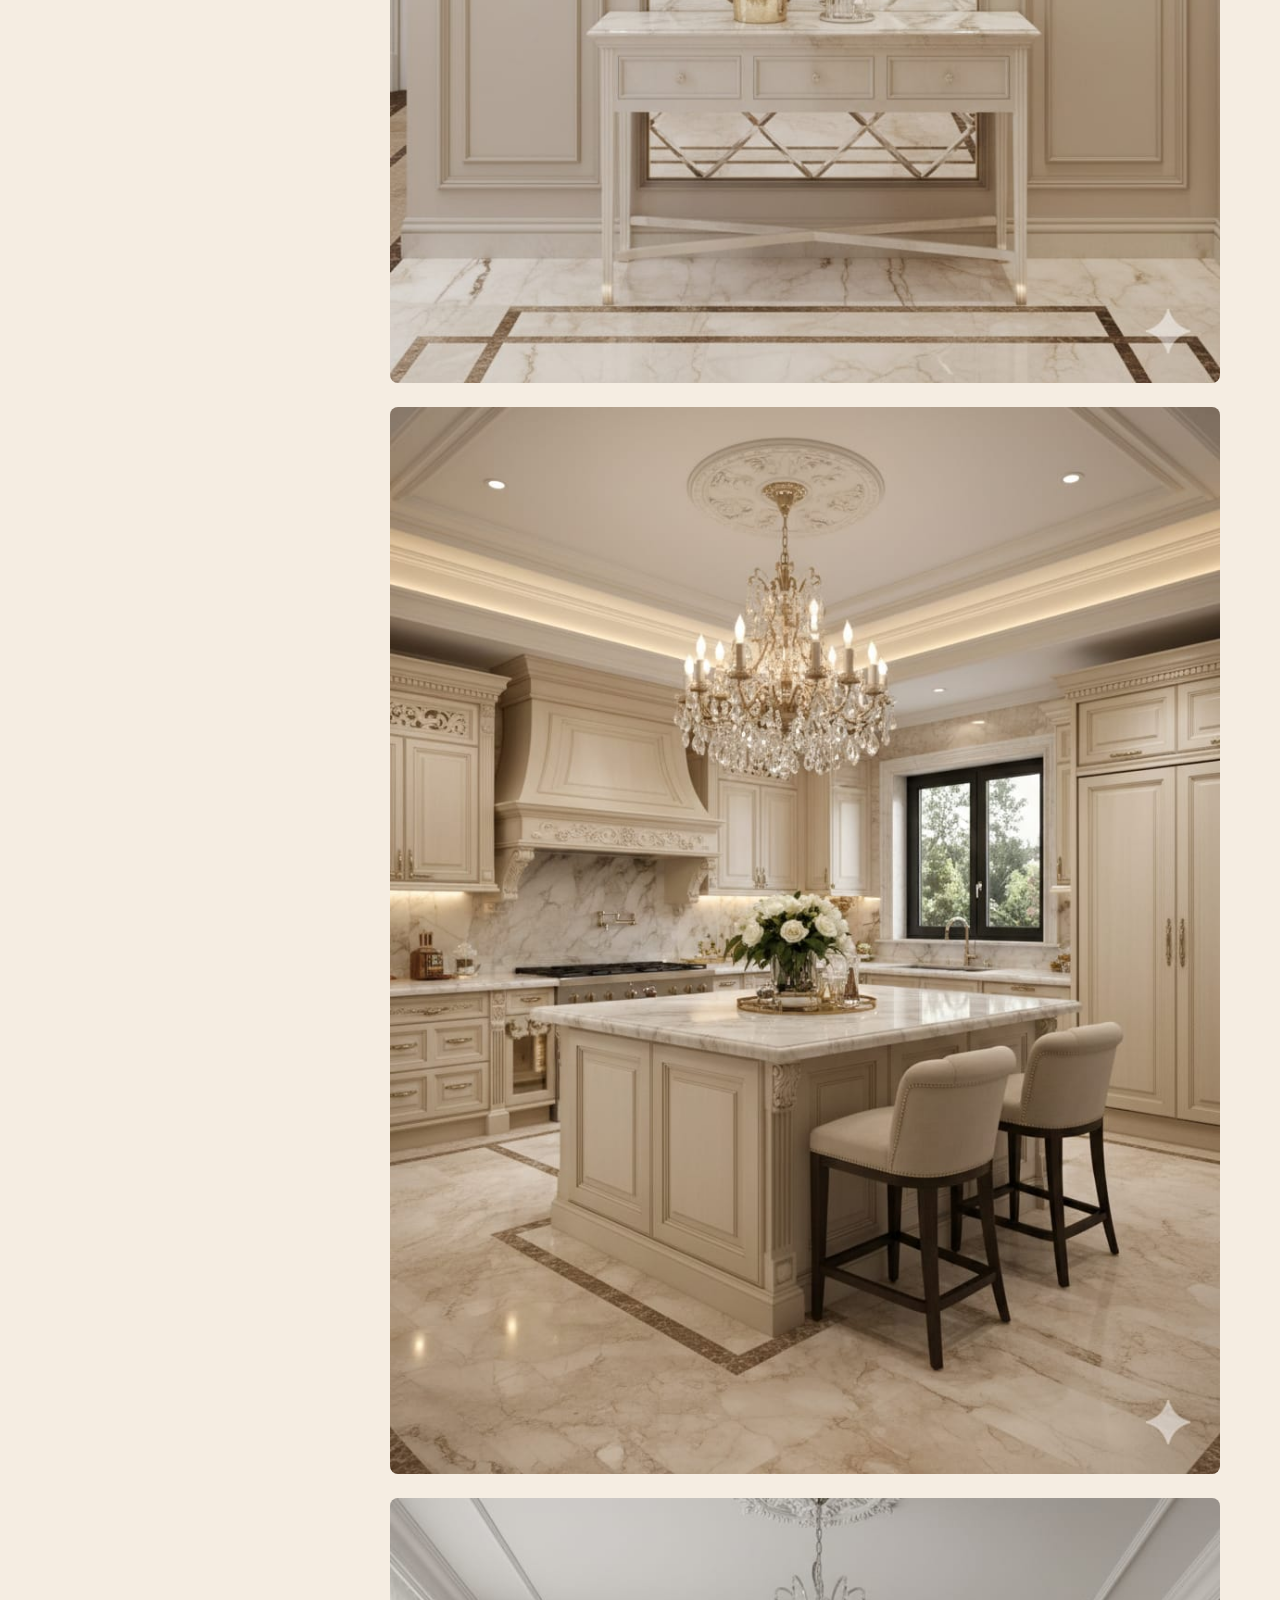
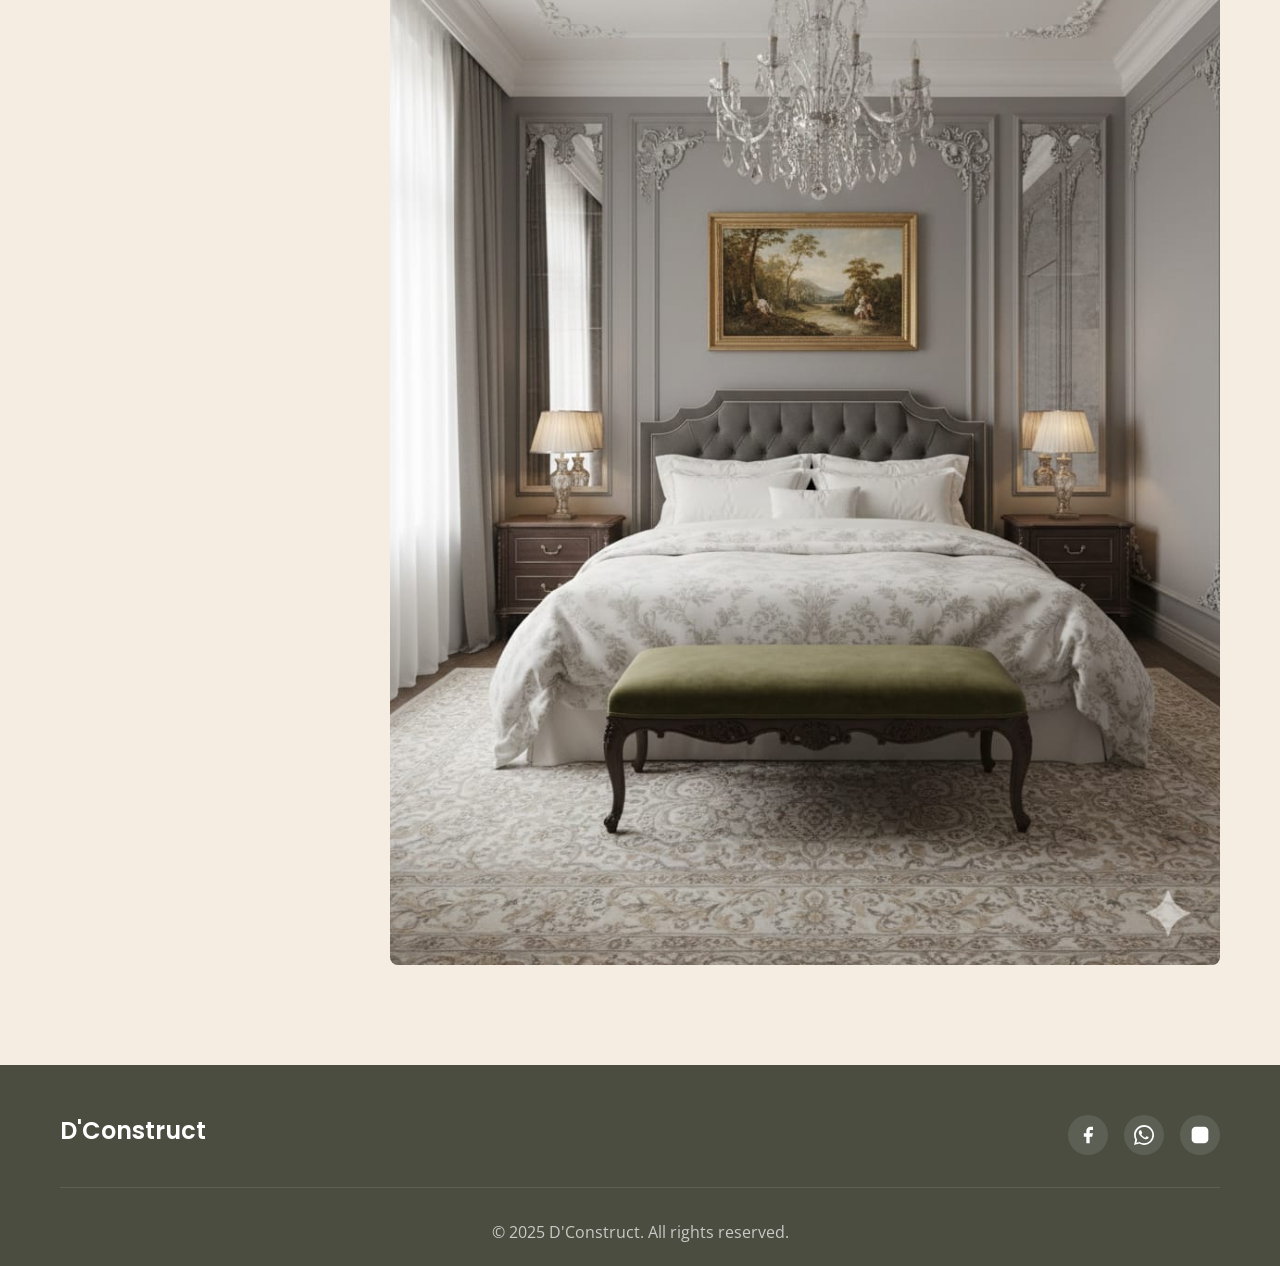
<file: luxury-bunglow.html>
<!DOCTYPE html>
<html lang="en">
<head>
  <meta charset="UTF-8" />
  <meta name="viewport" content="width=device-width, initial-scale=1.0" />
  <title>Luxury Bungalow – D'Construct</title>
  <link rel="stylesheet" href="style.css" />
  <link rel="preconnect" href="https://fonts.googleapis.com" />
  <link rel="preconnect" href="https://fonts.gstatic.com" crossorigin />
  <link href="https://fonts.googleapis.com/css2?family=Poppins:wght@300;400;500;600;700&family=Open+Sans:wght@300;400;600&display=swap" rel="stylesheet" />
</head>
<body class="project-detail-page">
  <!-- Header -->
  <header class="header" id="header">
    <nav class="navbar">
      <div class="container">
        <div class="nav-wrapper">
          <div class="logo">
            <a href="index.html#home" class="logo-link">
              <img src="images/final logo.png" alt="D'Construct Logo" class="dc-logo" />
            </a>
          </div>
          <ul class="nav-menu" id="navMenu">
            <li><a href="projects.html" class="nav-link">Projects</a></li>
            <li><a href="index.html#services" class="nav-link">Services <span class="nav-caret">▾</span></a></li>
            <li><a href="about.html" class="nav-link">About Us</a></li>
            <li><a href="carrer.html" class="nav-link">Career<span class="nav-caret">▾</span></a></li>
            <li><a href="index.html#contact" class="nav-link">Contact</a></li>
          </ul>
          <div class="hamburger" id="hamburger">
            <span></span>
            <span></span>
            <span></span>
          </div>
        </div>
      </div>
    </nav>
  </header>

  <!-- Mega Navigation Overlay -->
  <div class="nav-overlay" id="navOverlay">
    <div class="nav-overlay-inner">
      <div class="nav-overlay-left">
        <br /><br /><br /><br />
        <img src="images/final logo.png" alt="D'Construct Logo" class="nav-overlay-logo" />
      </div>
      <div class="nav-overlay-center">
        <div class="nav-overlay-column"></div>
      </div>
      <div class="nav-overlay-bottom">
        <div class="nav-overlay-search">
          <input type="text" placeholder="Search..." class="nav-search-input" />
          <span class="nav-search-arrow">→</span>
        </div>
      </div>
    </div>
  </div>

  <!-- Project Detail -->
  <main class="project-detail">
    <div class="project-hero">
      <img src="images/bunglow.jpeg" alt="Luxury Bungalow" />
    </div>

    <div class="container">
      <nav class="projects-breadcrumbs" style="margin: 20px 0 30px;">
        <a href="index.html">Home</a> / <a href="projects.html">Projects</a> / <span>Luxury Bungalow</span>
      </nav>

      <div class="project-detail-grid">
        <aside class="project-sidebar">
          <ul class="project-meta">
            <li><span class="label">Project</span><span class="value">Luxury Bungalow</span></li>
            <li><span class="label">Location</span><span class="value">Residential Area</span></li>
            <li><span class="label">Year</span><span class="value">2025</span></li>
          </ul>
        </aside>

        <section class="project-body">
          <h1 class="project-title">Luxury Bungalow</h1>
          <p class="project-lead">A stately classical revival façade defined by strong symmetry, fluted columns, and tall arched openings. The composition balances solid wall mass with elegant glazing, while wrought-iron balconies and warm accent lighting add depth and richness. A restrained palette and formal landscaping reinforce a timeless, palace-like elegance.</p>

          <div class="project-gallery">
            <img src="images/banglow1int1.jpeg" alt="Interior View 1" />
            <img src="images/banglow1int2.jpeg" alt="Interior View 2" />
            <img src="images/banglow1int3.jpeg" alt="Interior View 3" />
          </div>
        </section>
      </div>
    </div>
  </main>

  <!-- Footer -->
  <footer class="footer">
    <div class="container">
      <div class="footer-content">
        <div class="footer-brand">
          <h3>D'Construct</h3>
        </div>
        <div class="footer-social">
          <a href="https://www.facebook.com/share/1BY2aeteij/" class="social-link" aria-label="Facebook">
            <svg viewBox="0 0 24 24" fill="currentColor"><path d="M18 2h-3a5 5 0 0 0-5 5v3H7v4h3v8h4v-8h3l1-4h-4V7a1 1 0 0 1 1-1h3z"></path></svg>
          </a>
          <a href="https://wa.me/919109529312" class="social-link" aria-label="WhatsApp">
            <svg viewBox="0 0 24 24" fill="currentColor" aria-hidden="true"><path d="M20.52 3.48A11.78 11.78 0 0 0 12.02 0C5.4 0 .02 5.37.02 12c0 2.1.55 4.05 1.52 5.76L0 24l6.4-1.67A11.86 11.86 0 0 0 12.02 24c6.62 0 12-5.37 12-12s-5.38-12-12-12zM12.02 22a9.9 9.9 0 0 1-5.04-1.39l-.36-.21-3.8.99 1.02-3.7-.25-.38A9.92 9.92 0 1 1 22 12.02 9.98 9.98 0 0 1 12.02 22zm5.61-7.34c-.31-.16-1.84-.91-2.12-1.02-.29-.11-.5-.16-.71.16-.21.31-.82 1.02-1.01 1.23-.19.21-.37.24-.68.08-.31-.16-1.31-.48-2.49-1.53-.92-.82-1.54-1.83-1.72-2.14-.18-.31-.02-.48.14-.64.15-.15.31-.37.47-.56.16-.19.21-.32.32-.53.11-.21.05-.4-.03-.56-.08-.16-.71-1.71-.97-2.35-.26-.63-.52-.55-.71-.56l-.6-.01c-.19 0-.5.07-.76.37-.26.31-1 1-1 2.45s1.02 2.84 1.17 3.04c.16.21 2.01 3.06 4.86 4.28.68.29 1.21.46 1.63.59.69.22 1.31.19 1.8.11.55-.08 1.84-.75 2.1-1.48.26-.73.26-1.36.18-1.48-.08-.11-.29-.18-.6-.34z"/></svg>
          </a>
          <a href="https://www.instagram.com/_dconstruct_?igsh=MXNsdHUxZ2Jub2Q4Zw==" class="social-link" aria-label="Instagram">
            <svg viewBox="0 0 24 24" fill="currentColor"><rect x="2" y="2" width="20" height="20" rx="5" ry="5"></rect><path d="M16 11.37A4 4 0 1 1 12.63 8 4 4 0 0 1 16 11.37z"></path><line x1="17.5" y1="6.5" x2="17.51" y2="6.5"></line></svg>
          </a>
        </div>
      </div>
      <div class="footer-bottom">
        <p>&copy; 2025 D'Construct. All rights reserved.</p>
      </div>
    </div>
  </footer>

  <script src="script.js"></script>
  <style>
    .project-detail-page { background: #f5ede2; }
    .project-hero img { width: 100%; height: 60vh; object-fit: cover; display: block; }
    .project-detail-grid { display: grid; grid-template-columns: 280px 1fr; gap: 50px; align-items: start; }
    .project-sidebar { position: sticky; top: 120px; }
    .project-meta { list-style: none; padding: 0; margin: 0; display: grid; gap: 10px; }
    .project-meta .label { display: block; font-size: .8rem; color: #8b7d7d; }
    .project-meta .value { font-weight: 600; color: #1a1a1a; }
    .project-title { font-family: 'Poppins', sans-serif; font-size: 2rem; margin-bottom: 22px; color: #1a1a1a; }
    .project-lead { color: #666; line-height: 1.8; margin-top: 4px; margin-bottom: 28px; }
    .project-gallery { display: grid; grid-template-columns: 1fr; gap: 24px; }
    .project-gallery img { width: 100%; border-radius: 8px; display: block; }
    @media (max-width: 1024px) { .project-detail-grid { grid-template-columns: 1fr; } .project-sidebar { position: static; } .project-hero img{ height: 40vh; } }
  </style>
</body>
</html>
</file>
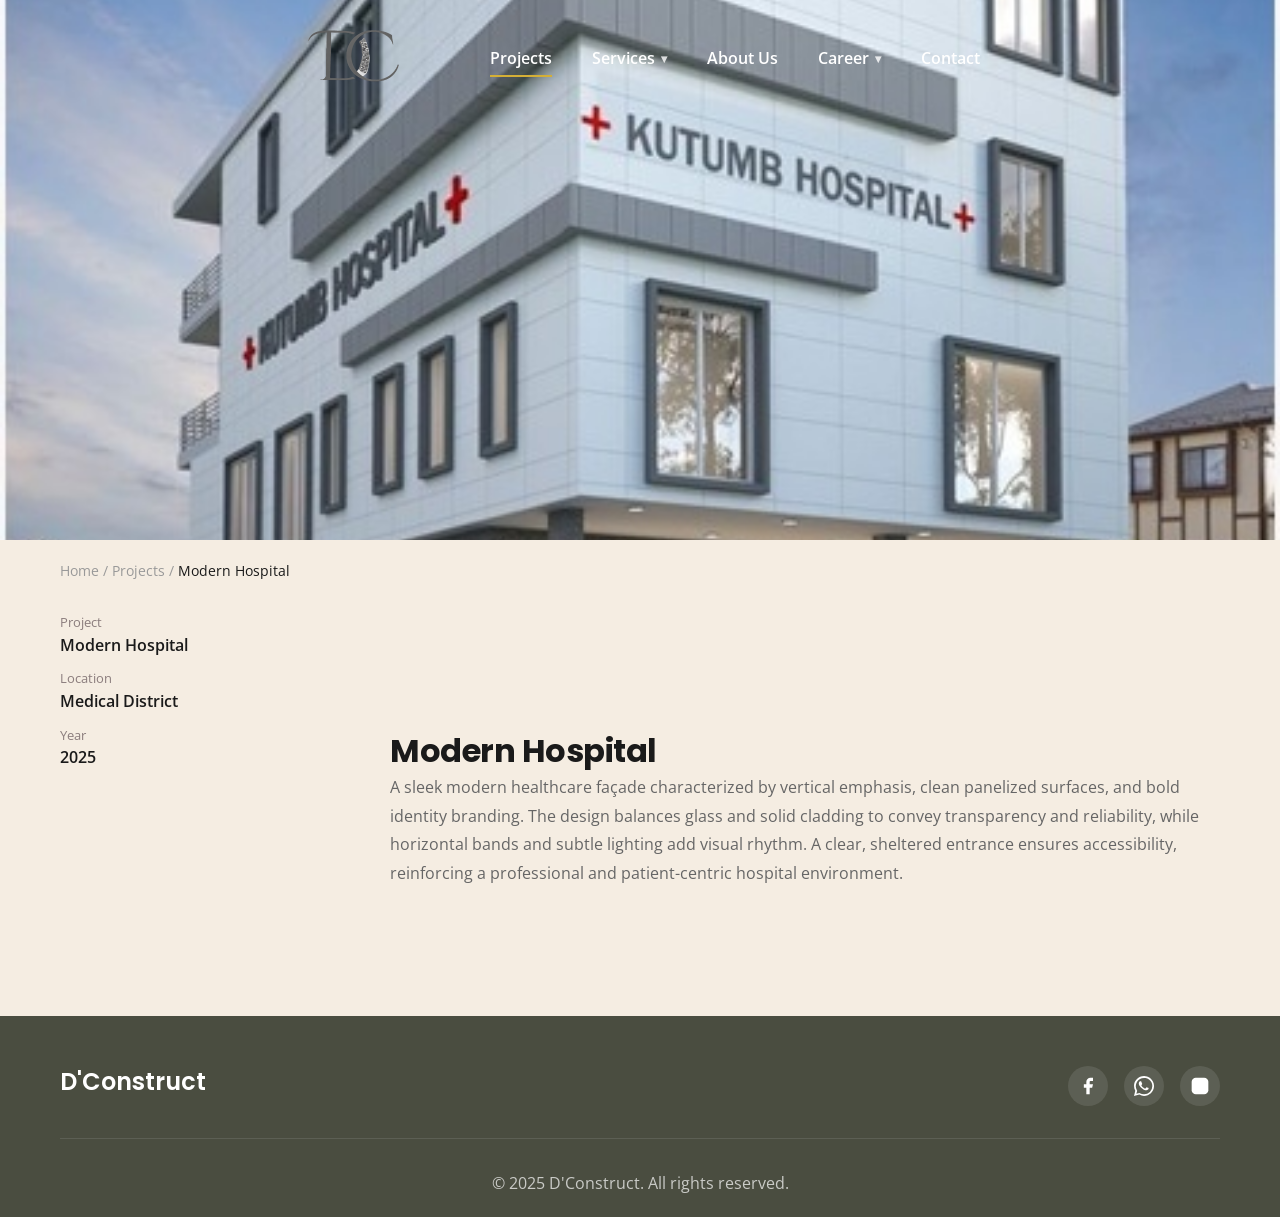
<file: modern-hospital.html>
<!DOCTYPE html>
<html lang="en">
<head>
  <meta charset="UTF-8" />
  <meta name="viewport" content="width=device-width, initial-scale=1.0" />
  <title>Modern Hospital – D'Construct</title>
  <link rel="stylesheet" href="style.css" />
  <link rel="preconnect" href="https://fonts.googleapis.com" />
  <link rel="preconnect" href="https://fonts.gstatic.com" crossorigin />
  <link href="https://fonts.googleapis.com/css2?family=Poppins:wght@300;400;500;600;700&family=Open+Sans:wght@300;400;600&display=swap" rel="stylesheet" />
</head>
<body class="project-detail-page">
  <header class="header" id="header">
    <nav class="navbar">
      <div class="container">
        <div class="nav-wrapper">
          <div class="logo">
            <a href="index.html#home" class="logo-link">
              <img src="images/final logo.png" alt="D'Construct Logo" class="dc-logo" />
            </a>
          </div>
          <ul class="nav-menu" id="navMenu">
            <li><a href="projects.html" class="nav-link active">Projects</a></li>
            <li><a href="index.html#services" class="nav-link">Services <span class="nav-caret">▾</span></a></li>
            <li><a href="about.html" class="nav-link">About Us</a></li>
            <li><a href="carrer.html" class="nav-link">Career<span class="nav-caret">▾</span></a></li>
            <li><a href="index.html#contact" class="nav-link">Contact</a></li>
          </ul>
          <div class="hamburger" id="hamburger">
            <span></span><span></span><span></span>
          </div>
        </div>
      </div>
    </nav>
  </header>

  <div class="nav-overlay" id="navOverlay">
    <div class="nav-overlay-inner">
      <div class="nav-overlay-left">
        <br><br><br><br>
        <img src="images/final logo.png" alt="D'Construct Logo" class="nav-overlay-logo" />
      </div>
      <div class="nav-overlay-center"><div class="nav-overlay-column"></div></div>
      <div class="nav-overlay-bottom">
        <div class="nav-overlay-search">
          <input type="text" placeholder="Search..." class="nav-search-input" />
          <span class="nav-search-arrow">→</span>
        </div>
      </div>
    </div>
  </div>

  <main class="project-detail">
    <div class="project-hero">
      <img src="images/WhatsApp Image 2026-01-09 at 2.49.08 AM (1).jpeg" alt="Modern Hospital" />
    </div>
    <div class="container">
      <nav class="projects-breadcrumbs" style="margin:20px 0 30px;">
        <a href="index.html">Home</a> / <a href="projects.html">Projects</a> / <span>Modern Hospital</span>
      </nav>
      <div class="project-detail-grid">
        <aside class="project-sidebar">
          <ul class="project-meta">
            <li><span class="label">Project</span><span class="value">Modern Hospital</span></li>
            <li><span class="label">Location</span><span class="value">Medical District</span></li>
            <li><span class="label">Year</span><span class="value">2025</span></li>
          </ul>
        </aside>
        <section class="project-body">
          <h1 class="project-title">Modern Hospital</h1>
          <p class="project-lead">A sleek modern healthcare façade characterized by vertical emphasis, clean panelized surfaces, and bold identity branding. The design balances glass and solid cladding to convey transparency and reliability, while horizontal bands and subtle lighting add visual rhythm. A clear, sheltered entrance ensures accessibility, reinforcing a professional and patient-centric hospital environment.</p>
        </section>
      </div>
    </div>
  </main>

  <footer class="footer">
    <div class="container">
      <div class="footer-content">
        <div class="footer-brand"><h3>D'Construct</h3></div>
        <div class="footer-social">
          <a href="https://www.facebook.com/share/1BY2aeteij/" class="social-link" aria-label="Facebook">
            <svg viewBox="0 0 24 24" fill="currentColor"><path d="M18 2h-3a5 5 0 0 0-5 5v3H7v4h3v8h4v-8h3l1-4h-4V7a1 1 0 0 1 1-1h3z"></path></svg>
          </a>
          <a href="https://wa.me/919109529312" class="social-link" aria-label="WhatsApp">
            <svg viewBox="0 0 24 24" fill="currentColor" aria-hidden="true"><path d="M20.52 3.48A11.78 11.78 0 0 0 12.02 0C5.4 0 .02 5.37.02 12c0 2.1.55 4.05 1.52 5.76L0 24l6.4-1.67A11.86 11.86 0 0 0 12.02 24c6.62 0 12-5.37 12-12s-5.38-12-12-12zM12.02 22a9.9 9.9 0 0 1-5.04-1.39l-.36-.21-3.8.99 1.02-3.7-.25-.38A9.92 9.92 0 1 1 22 12.02 9.98 9.98 0 0 1 12.02 22zm5.61-7.34c-.31-.16-1.84-.91-2.12-1.02-.29-.11-.5-.16-.71.16-.21.31-.82 1.02-1.01 1.23-.19.21-.37.24-.68.08-.31-.16-1.31-.48-2.49-1.53-.92-.82-1.54-1.83-1.72-2.14-.18-.31-.02-.48.14-.64.15-.15.31-.37.47-.56.16-.19.21-.32.32-.53.11-.21.05-.4-.03-.56-.08-.16-.71-1.71-.97-2.35-.26-.63-.52-.55-.71-.56l-.6-.01c-.19 0-.5.07-.76.37-.26.31-1 1-1 2.45s1.02 2.84 1.17 3.04c.16.21 2.01 3.06 4.86 4.28.68.29 1.21.46 1.63.59.69.22 1.31.19 1.8.11.55-.08 1.84-.75 2.1-1.48.26-.73.26-1.36.18-1.48-.08-.11-.29-.18-.6-.34z"/></svg>
          </a>
          <a href="https://www.instagram.com/_dconstruct_?igsh=MXNsdHUxZ2Jub2Q4Zw==" class="social-link" aria-label="Instagram">
            <svg viewBox="0 0 24 24" fill="currentColor"><rect x="2" y="2" width="20" height="20" rx="5" ry="5"></rect><path d="M16 11.37A4 4 0 1 1 12.63 8 4 4 0 0 1 16 11.37z"></path><line x1="17.5" y1="6.5" x2="17.51" y2="6.5"></line></svg>
          </a>
        </div>
      </div>
      <div class="footer-bottom"><p>&copy; 2025 D'Construct. All rights reserved.</p></div>
    </div>
  </footer>

  <script src="script.js"></script>
  <style>
    .project-detail-page{background:#f5ede2}
    .project-hero img{width:100%;height:60vh;object-fit:cover;display:block}
    .project-detail-grid{display:grid;grid-template-columns:280px 1fr;gap:50px;align-items:start}
    .project-sidebar{position:sticky;top:120px}
    .project-meta{list-style:none;padding:0;margin:0;display:grid;gap:10px}
    .project-meta .label{display:block;font-size:.8rem;color:#8b7d7d}
    .project-meta .value{font-weight:600;color:#1a1a1a}
    .project-title{font-family:'Poppins',sans-serif;font-size:2rem;margin-bottom:22px;color:#1a1a1a}
    .project-lead{color:#666;line-height:1.8;margin-top:4px;margin-bottom:28px}
    @media (max-width:1024px){.project-detail-grid{grid-template-columns:1fr}.project-sidebar{position:static}.project-hero img{height:40vh}}
  </style>
</body>
</html>
</file>
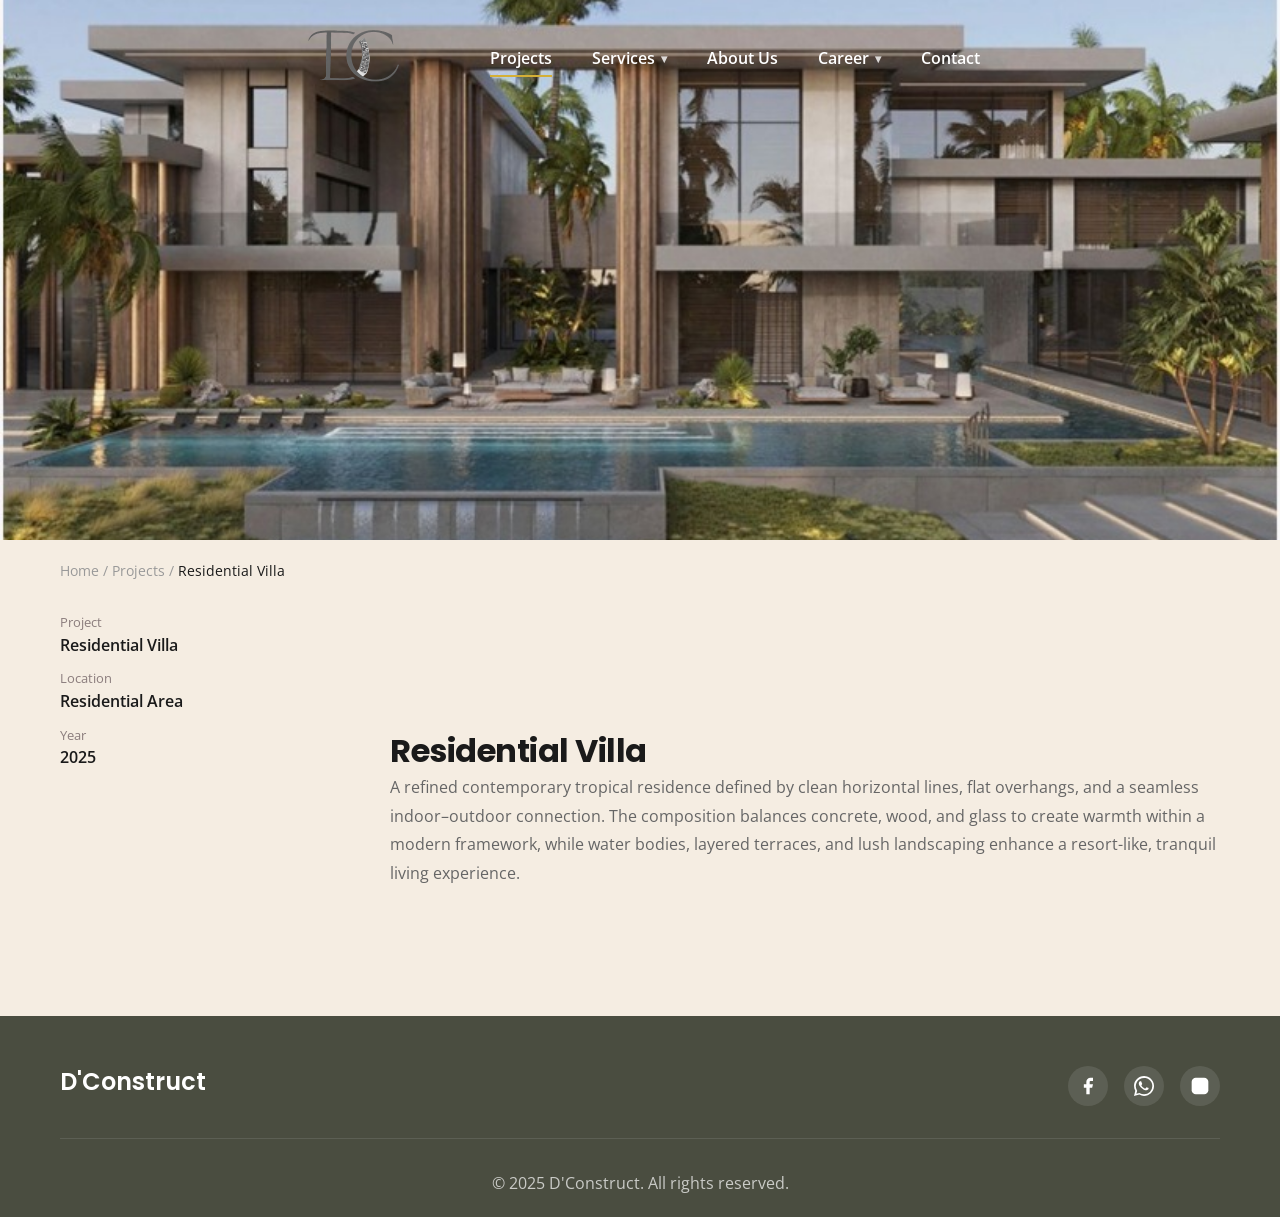
<file: residential-villa.html>
<!DOCTYPE html>
<html lang="en">
<head>
  <meta charset="UTF-8" />
  <meta name="viewport" content="width=device-width, initial-scale=1.0" />
  <title>Residential Villa – D'Construct</title>
  <link rel="stylesheet" href="style.css" />
  <link rel="preconnect" href="https://fonts.googleapis.com" />
  <link rel="preconnect" href="https://fonts.gstatic.com" crossorigin />
  <link href="https://fonts.googleapis.com/css2?family=Poppins:wght@300;400;500;600;700&family=Open+Sans:wght@300;400;600&display=swap" rel="stylesheet" />
</head>
<body class="project-detail-page">
  <!-- Header -->
  <header class="header" id="header">
    <nav class="navbar">
      <div class="container">
        <div class="nav-wrapper">
          <div class="logo">
            <a href="index.html#home" class="logo-link">
              <img src="images/final logo.png" alt="D'Construct Logo" class="dc-logo" />
            </a>
          </div>
          <ul class="nav-menu" id="navMenu">
            <li><a href="projects.html" class="nav-link active">Projects</a></li>
            <li><a href="index.html#services" class="nav-link">Services <span class="nav-caret">▾</span></a></li>
            <li><a href="about.html" class="nav-link">About Us</a></li>
            <li><a href="carrer.html" class="nav-link">Career<span class="nav-caret">▾</span></a></li>
            <li><a href="index.html#contact" class="nav-link">Contact</a></li>
          </ul>
          <div class="hamburger" id="hamburger">
            <span></span>
            <span></span>
            <span></span>
          </div>
        </div>
      </div>
    </nav>
  </header>

  <!-- Mega Navigation Overlay -->
  <div class="nav-overlay" id="navOverlay">
    <div class="nav-overlay-inner">
      <div class="nav-overlay-left">
        <br /><br /><br /><br />
        <img src="images/final logo.png" alt="D'Construct Logo" class="nav-overlay-logo" />
      </div>
      <div class="nav-overlay-center">
        <div class="nav-overlay-column"></div>
      </div>
      <div class="nav-overlay-bottom">
        <div class="nav-overlay-search">
          <input type="text" placeholder="Search..." class="nav-search-input" />
          <span class="nav-search-arrow">→</span>
        </div>
      </div>
    </div>
  </div>

  <!-- Project Detail -->
  <main class="project-detail">
    <div class="project-hero">
      <img src="images/Bunglow2.jpeg" alt="Residential Villa" />
    </div>

    <div class="container">
      <nav class="projects-breadcrumbs" style="margin: 20px 0 30px;">
        <a href="index.html">Home</a> / <a href="projects.html">Projects</a> / <span>Residential Villa</span>
      </nav>

      <div class="project-detail-grid">
        <aside class="project-sidebar">
          <ul class="project-meta">
            <li><span class="label">Project</span><span class="value">Residential Villa</span></li>
            <li><span class="label">Location</span><span class="value">Residential Area</span></li>
            <li><span class="label">Year</span><span class="value">2025</span></li>
          </ul>
        </aside>

        <section class="project-body">
          <h1 class="project-title">Residential Villa</h1>
          <p class="project-lead">A refined contemporary tropical residence defined by clean horizontal lines, flat overhangs, and a seamless indoor–outdoor connection. The composition balances concrete, wood, and glass to create warmth within a modern framework, while water bodies, layered terraces, and lush landscaping enhance a resort-like, tranquil living experience.</p>
        </section>
      </div>
    </div>
  </main>

  <!-- Footer -->
  <footer class="footer">
    <div class="container">
      <div class="footer-content">
        <div class="footer-brand">
          <h3>D'Construct</h3>
        </div>
        <div class="footer-social">
          <a href="https://www.facebook.com/share/1BY2aeteij/" class="social-link" aria-label="Facebook"><svg viewBox="0 0 24 24" fill="currentColor"><path d="M18 2h-3a5 5 0 0 0-5 5v3H7v4h3v8h4v-8h3l1-4h-4V7a1 1 0 0 1 1-1h3z"></path></svg></a>
          <a href="https://wa.me/919109529312" class="social-link" aria-label="WhatsApp"><svg viewBox="0 0 24 24" fill="currentColor" aria-hidden="true"><path d="M20.52 3.48A11.78 11.78 0 0 0 12.02 0C5.4 0 .02 5.37.02 12c0 2.1.55 4.05 1.52 5.76L0 24l6.4-1.67A11.86 11.86 0 0 0 12.02 24c6.62 0 12-5.37 12-12s-5.38-12-12-12zM12.02 22a9.9 9.9 0 0 1-5.04-1.39l-.36-.21-3.8.99 1.02-3.7-.25-.38A9.92 9.92 0 1 1 22 12.02 9.98 9.98 0 0 1 12.02 22zm5.61-7.34c-.31-.16-1.84-.91-2.12-1.02-.29-.11-.5-.16-.71.16-.21.31-.82 1.02-1.01 1.23-.19.21-.37.24-.68.08-.31-.16-1.31-.48-2.49-1.53-.92-.82-1.54-1.83-1.72-2.14-.18-.31-.02-.48.14-.64.15-.15.31-.37.47-.56.16-.19.21-.32.32-.53.11-.21.05-.4-.03-.56-.08-.16-.71-1.71-.97-2.35-.26-.63-.52-.55-.71-.56l-.6-.01c-.19 0-.5.07-.76.37-.26.31-1 1-1 2.45s1.02 2.84 1.17 3.04c.16.21 2.01 3.06 4.86 4.28.68.29 1.21.46 1.63.59.69.22 1.31.19 1.8.11.55-.08 1.84-.75 2.1-1.48.26-.73.26-1.36.18-1.48-.08-.11-.29-.18-.6-.34z"/></svg></a>
          <a href="https://www.instagram.com/_dconstruct_?igsh=MXNsdHUxZ2Jub2Q4Zw==" class="social-link" aria-label="Instagram"><svg viewBox="0 0 24 24" fill="currentColor"><rect x="2" y="2" width="20" height="20" rx="5" ry="5"></rect><path d="M16 11.37A4 4 0 1 1 12.63 8 4 4 0 0 1 16 11.37z"></path><line x1="17.5" y1="6.5" x2="17.51" y2="6.5"></line></svg></a>
        </div>
      </div>
      <div class="footer-bottom">
        <p>&copy; 2025 D'Construct. All rights reserved.</p>
      </div>
    </div>
  </footer>

  <script src="script.js"></script>
  <style>
    .project-detail-page { background: #f5ede2; }
    .project-hero img { width: 100%; height: 60vh; object-fit: cover; display: block; }
    .project-detail-grid { display: grid; grid-template-columns: 280px 1fr; gap: 50px; align-items: start; }
    .project-sidebar { position: sticky; top: 120px; }
    .project-meta { list-style: none; padding: 0; margin: 0; display: grid; gap: 10px; }
    .project-meta .label { display: block; font-size: .8rem; color: #8b7d7d; }
    .project-meta .value { font-weight: 600; color: #1a1a1a; }
    .project-title { font-family: 'Poppins', sans-serif; font-size: 2rem; margin-bottom: 22px; color: #1a1a1a; }
    .project-lead { color: #666; line-height: 1.8; margin-top: 4px; margin-bottom: 28px; }
    @media (max-width: 1024px) { .project-detail-grid { grid-template-columns: 1fr; } .project-sidebar { position: static; } .project-hero img{ height: 40vh; } }
  </style>
</body>
</html>
</file>
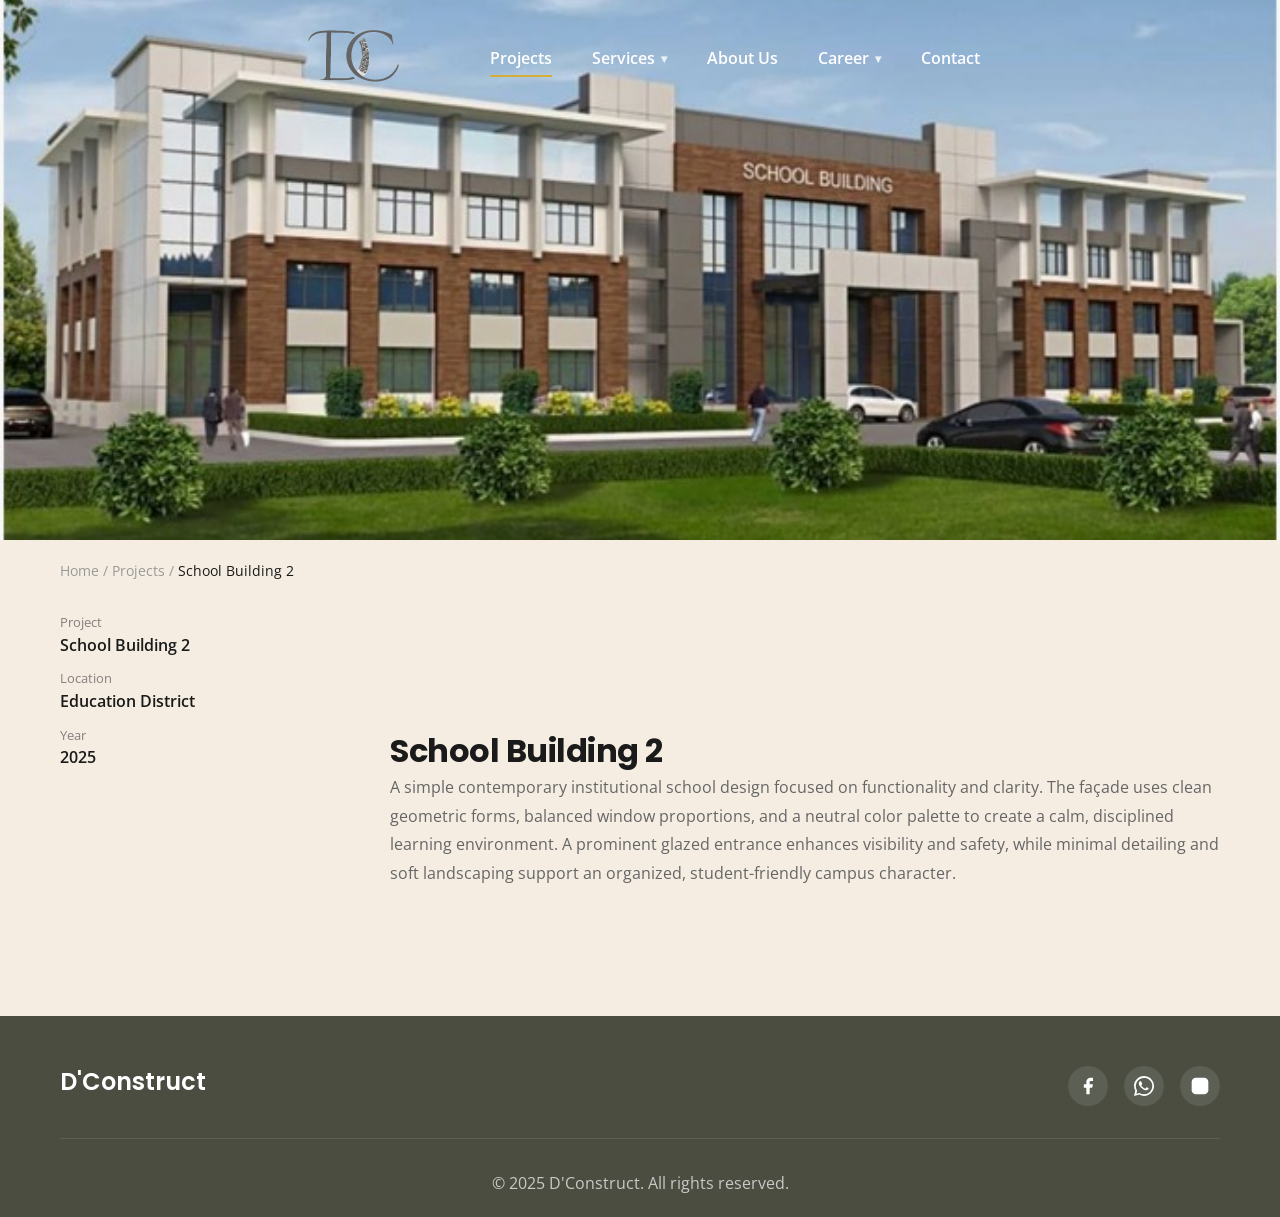
<file: school-building-2.html>
<!DOCTYPE html>
<html lang="en">
<head>
  <meta charset="UTF-8" />
  <meta name="viewport" content="width=device-width, initial-scale=1.0" />
  <title>School Building 2 – D'Construct</title>
  <link rel="stylesheet" href="style.css" />
  <link rel="preconnect" href="https://fonts.googleapis.com" />
  <link rel="preconnect" href="https://fonts.gstatic.com" crossorigin />
  <link href="https://fonts.googleapis.com/css2?family=Poppins:wght@300;400;500;600;700&family=Open+Sans:wght@300;400;600&display=swap" rel="stylesheet" />
</head>
<body class="project-detail-page">
  <header class="header" id="header">
    <nav class="navbar">
      <div class="container">
        <div class="nav-wrapper">
          <div class="logo">
            <a href="index.html#home" class="logo-link">
              <img src="images/final logo.png" alt="D'Construct Logo" class="dc-logo" />
            </a>
          </div>
          <ul class="nav-menu" id="navMenu">
            <li><a href="projects.html" class="nav-link active">Projects</a></li>
            <li><a href="index.html#services" class="nav-link">Services <span class="nav-caret">▾</span></a></li>
            <li><a href="about.html" class="nav-link">About Us</a></li>
            <li><a href="carrer.html" class="nav-link">Career<span class="nav-caret">▾</span></a></li>
            <li><a href="index.html#contact" class="nav-link">Contact</a></li>
          </ul>
          <div class="hamburger" id="hamburger">
            <span></span><span></span><span></span>
          </div>
        </div>
      </div>
    </nav>
  </header>

  <div class="nav-overlay" id="navOverlay">
    <div class="nav-overlay-inner">
      <div class="nav-overlay-left">
        <br><br><br><br>
        <img src="images/final logo.png" alt="D'Construct Logo" class="nav-overlay-logo" />
      </div>
      <div class="nav-overlay-center"><div class="nav-overlay-column"></div></div>
      <div class="nav-overlay-bottom">
        <div class="nav-overlay-search">
          <input type="text" placeholder="Search..." class="nav-search-input" />
          <span class="nav-search-arrow">→</span>
        </div>
      </div>
    </div>
  </div>

  <main class="project-detail">
    <div class="project-hero">
      <img src="images/school building2.jpeg" alt="School Building 2" />
    </div>
    <div class="container">
      <nav class="projects-breadcrumbs" style="margin:20px 0 30px;">
        <a href="index.html">Home</a> / <a href="projects.html">Projects</a> / <span>School Building 2</span>
      </nav>
      <div class="project-detail-grid">
        <aside class="project-sidebar">
          <ul class="project-meta">
            <li><span class="label">Project</span><span class="value">School Building 2</span></li>
            <li><span class="label">Location</span><span class="value">Education District</span></li>
            <li><span class="label">Year</span><span class="value">2025</span></li>
          </ul>
        </aside>
        <section class="project-body">
          <h1 class="project-title">School Building 2</h1>
          <p class="project-lead">A simple contemporary institutional school design focused on functionality and clarity. The façade uses clean geometric forms, balanced window proportions, and a neutral color palette to create a calm, disciplined learning environment. A prominent glazed entrance enhances visibility and safety, while minimal detailing and soft landscaping support an organized, student-friendly campus character.</p>
        </section>
      </div>
    </div>
  </main>

  <footer class="footer">
    <div class="container">
      <div class="footer-content">
        <div class="footer-brand"><h3>D'Construct</h3></div>
        <div class="footer-social">
          <a href="https://www.facebook.com/share/1BY2aeteij/" class="social-link" aria-label="Facebook">
            <svg viewBox="0 0 24 24" fill="currentColor"><path d="M18 2h-3a5 5 0 0 0-5 5v3H7v4h3v8h4v-8h3l1-4h-4V7a1 1 0 0 1 1-1h3z"></path></svg>
          </a>
          <a href="https://wa.me/919109529312" class="social-link" aria-label="WhatsApp">
            <svg viewBox="0 0 24 24" fill="currentColor" aria-hidden="true"><path d="M20.52 3.48A11.78 11.78 0 0 0 12.02 0C5.4 0 .02 5.37.02 12c0 2.1.55 4.05 1.52 5.76L0 24l6.4-1.67A11.86 11.86 0 0 0 12.02 24c6.62 0 12-5.37 12-12s-5.38-12-12-12zM12.02 22a9.9 9.9 0 0 1-5.04-1.39l-.36-.21-3.8.99 1.02-3.7-.25-.38A9.92 9.92 0 1 1 22 12.02 9.98 9.98 0 0 1 12.02 22zm5.61-7.34c-.31-.16-1.84-.91-2.12-1.02-.29-.11-.5-.16-.71.16-.21.31-.82 1.02-1.01 1.23-.19.21-.37.24-.68.08-.31-.16-1.31-.48-2.49-1.53-.92-.82-1.54-1.83-1.72-2.14-.18-.31-.02-.48.14-.64.15-.15.31-.37.47-.56.16-.19.21-.32.32-.53.11-.21.05-.4-.03-.56-.08-.16-.71-1.71-.97-2.35-.26-.63-.52-.55-.71-.56l-.6-.01c-.19 0-.5.07-.76 .37-.26 .31-1 1-1 2.45s1.02 2.84 1.17 3.04c.16 .21 2.01 3.06 4.86 4.28.68 .29 1.21 .46 1.63 .59.69 .22 1.31 .19 1.8 .11.55-.08 1.84-.75 2.1-1.48.26-.73.26-1.36.18-1.48-.08-.11-.29-.18-.6-.34z"/></svg>
          </a>
          <a href="https://www.instagram.com/_dconstruct_?igsh=MXNsdHUxZ2Jub2Q4Zw==" class="social-link" aria-label="Instagram">
            <svg viewBox="0 0 24 24" fill="currentColor"><rect x="2" y="2" width="20" height="20" rx="5" ry="5"></rect><path d="M16 11.37A4 4 0 1 1 12.63 8 4 4 0 0 1 16 11.37z"></path><line x1="17.5" y1="6.5" x2="17.51" y2="6.5"></line></svg>
          </a>
        </div>
      </div>
      <div class="footer-bottom"><p>&copy; 2025 D'Construct. All rights reserved.</p></div>
    </div>
  </footer>

  <script src="script.js"></script>
  <style>
    .project-detail-page{background:#f5ede2}
    .project-hero img{width:100%;height:60vh;object-fit:cover;display:block}
    .project-detail-grid{display:grid;grid-template-columns:280px 1fr;gap:50px;align-items:start}
    .project-sidebar{position:sticky;top:120px}
    .project-meta{list-style:none;padding:0;margin:0;display:grid;gap:10px}
    .project-meta .label{display:block;font-size:.8rem;color:#8b7d7d}
    .project-meta .value{font-weight:600;color:#1a1a1a}
    .project-title{font-family:'Poppins',sans-serif;font-size:2rem;margin-bottom:22px;color:#1a1a1a}
    .project-lead{color:#666;line-height:1.8;margin-top:4px;margin-bottom:28px}
    @media (max-width:1024px){.project-detail-grid{grid-template-columns:1fr}.project-sidebar{position:static}.project-hero img{height:40vh}}
  </style>
</body>
</html>
</file>
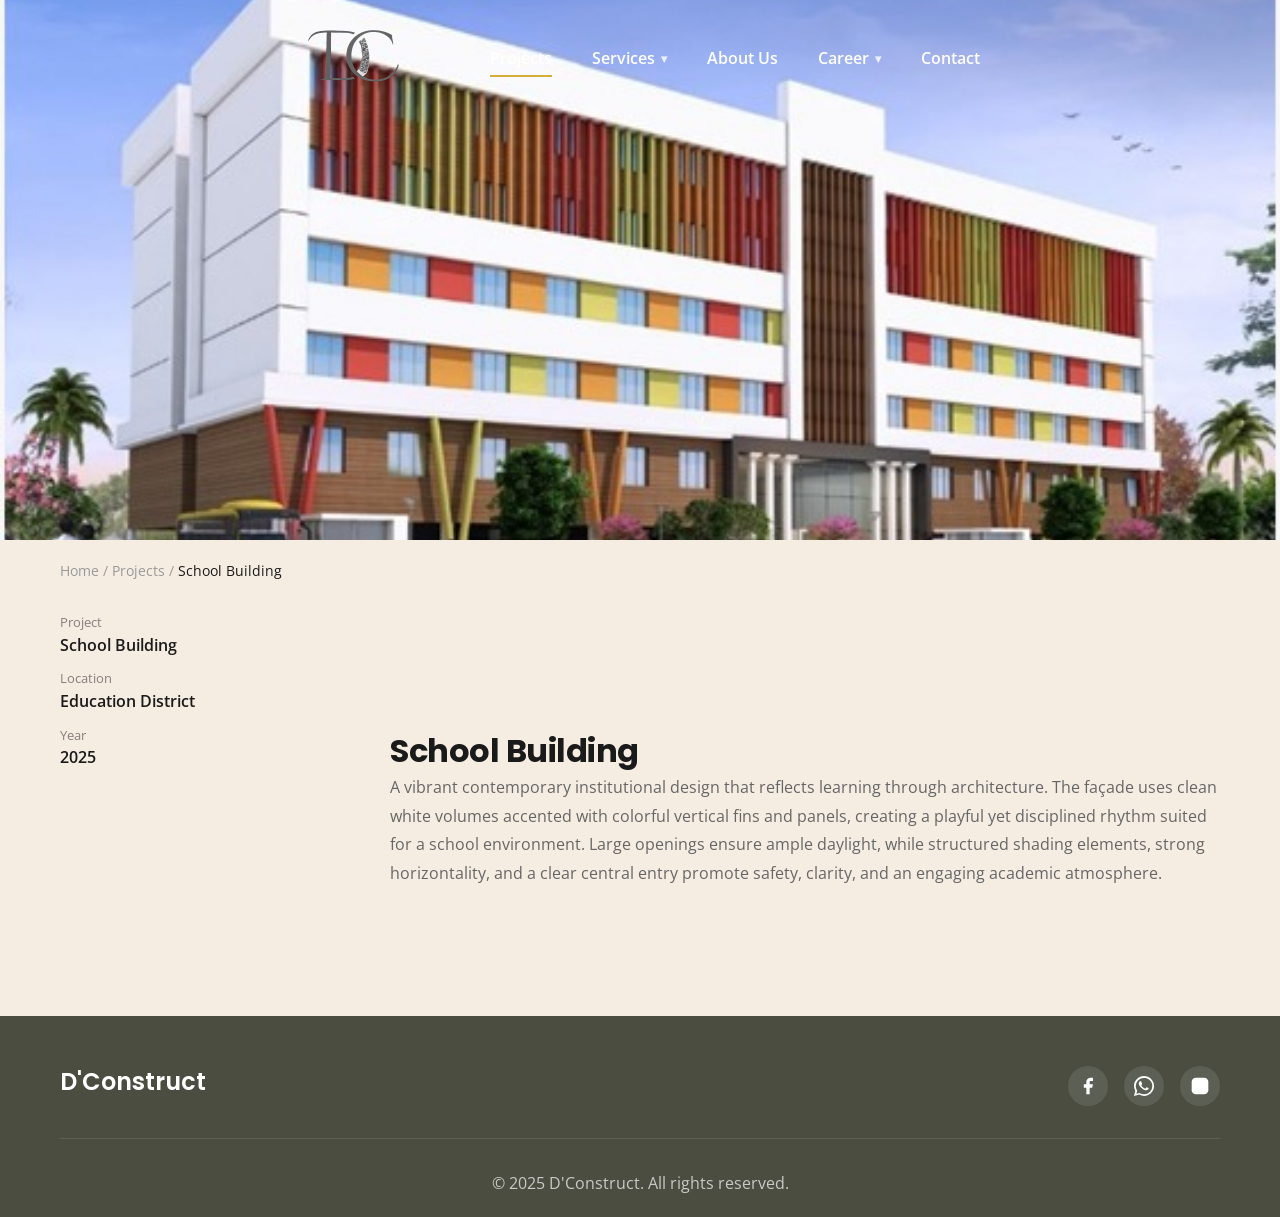
<file: school-building.html>
<!DOCTYPE html>
<html lang="en">
<head>
  <meta charset="UTF-8" />
  <meta name="viewport" content="width=device-width, initial-scale=1.0" />
  <title>School Building – D'Construct</title>
  <link rel="stylesheet" href="style.css" />
  <link rel="preconnect" href="https://fonts.googleapis.com" />
  <link rel="preconnect" href="https://fonts.gstatic.com" crossorigin />
  <link href="https://fonts.googleapis.com/css2?family=Poppins:wght@300;400;500;600;700&family=Open+Sans:wght@300;400;600&display=swap" rel="stylesheet" />
</head>
<body class="project-detail-page">
  <header class="header" id="header">
    <nav class="navbar">
      <div class="container">
        <div class="nav-wrapper">
          <div class="logo">
            <a href="index.html#home" class="logo-link">
              <img src="images/final logo.png" alt="D'Construct Logo" class="dc-logo" />
            </a>
          </div>
          <ul class="nav-menu" id="navMenu">
            <li><a href="projects.html" class="nav-link active">Projects</a></li>
            <li><a href="index.html#services" class="nav-link">Services <span class="nav-caret">▾</span></a></li>
            <li><a href="about.html" class="nav-link">About Us</a></li>
            <li><a href="carrer.html" class="nav-link">Career<span class="nav-caret">▾</span></a></li>
            <li><a href="index.html#contact" class="nav-link">Contact</a></li>
          </ul>
          <div class="hamburger" id="hamburger">
            <span></span><span></span><span></span>
          </div>
        </div>
      </div>
    </nav>
  </header>

  <div class="nav-overlay" id="navOverlay">
    <div class="nav-overlay-inner">
      <div class="nav-overlay-left">
        <br><br><br><br>
        <img src="images/final logo.png" alt="D'Construct Logo" class="nav-overlay-logo" />
      </div>
      <div class="nav-overlay-center"><div class="nav-overlay-column"></div></div>
      <div class="nav-overlay-bottom">
        <div class="nav-overlay-search">
          <input type="text" placeholder="Search..." class="nav-search-input" />
          <span class="nav-search-arrow">→</span>
        </div>
      </div>
    </div>
  </div>

  <main class="project-detail">
    <div class="project-hero">
      <img src="images/school building.jpeg" alt="School Building" />
    </div>
    <div class="container">
      <nav class="projects-breadcrumbs" style="margin:20px 0 30px;">
        <a href="index.html">Home</a> / <a href="projects.html">Projects</a> / <span>School Building</span>
      </nav>
      <div class="project-detail-grid">
        <aside class="project-sidebar">
          <ul class="project-meta">
            <li><span class="label">Project</span><span class="value">School Building</span></li>
            <li><span class="label">Location</span><span class="value">Education District</span></li>
            <li><span class="label">Year</span><span class="value">2025</span></li>
          </ul>
        </aside>
        <section class="project-body">
          <h1 class="project-title">School Building</h1>
          <p class="project-lead">A vibrant contemporary institutional design that reflects learning through architecture. The façade uses clean white volumes accented with colorful vertical fins and panels, creating a playful yet disciplined rhythm suited for a school environment. Large openings ensure ample daylight, while structured shading elements, strong horizontality, and a clear central entry promote safety, clarity, and an engaging academic atmosphere.</p>
        </section>
      </div>
    </div>
  </main>

  <footer class="footer">
    <div class="container">
      <div class="footer-content">
        <div class="footer-brand"><h3>D'Construct</h3></div>
        <div class="footer-social">
          <a href="https://www.facebook.com/share/1BY2aeteij/" class="social-link" aria-label="Facebook">
            <svg viewBox="0 0 24 24" fill="currentColor"><path d="M18 2h-3a5 5 0 0 0-5 5v3H7v4h3v8h4v-8h3l1-4h-4V7a1 1 0 0 1 1-1h3z"></path></svg>
          </a>
          <a href="https://wa.me/919109529312" class="social-link" aria-label="WhatsApp">
            <svg viewBox="0 0 24 24" fill="currentColor" aria-hidden="true"><path d="M20.52 3.48A11.78 11.78 0 0 0 12.02 0C5.4 0 .02 5.37.02 12c0 2.1.55 4.05 1.52 5.76L0 24l6.4-1.67A11.86 11.86 0 0 0 12.02 24c6.62 0 12-5.37 12-12s-5.38-12-12-12zM12.02 22a9.9 9.9 0 0 1-5.04-1.39l-.36-.21-3.8.99 1.02-3.7-.25-.38A9.92 9.92 0 1 1 22 12.02 9.98 9.98 0 0 1 12.02 22zm5.61-7.34c-.31-.16-1.84-.91-2.12-1.02-.29-.11-.5-.16-.71.16-.21.31-.82 1.02-1.01 1.23-.19.21-.37.24-.68.08-.31-.16-1.31-.48-2.49-1.53-.92-.82-1.54-1.83-1.72-2.14-.18-.31-.02-.48.14-.64.15-.15.31-.37.47-.56.16-.19.21-.32.32-.53.11-.21.05-.4-.03-.56-.08-.16-.71-1.71-.97-2.35-.26-.63-.52-.55-.71-.56l-.6-.01c-.19 0-.5.07-.76.37-.26.31-1 1-1 2.45s1.02 2.84 1.17 3.04c.16.21 2.01 3.06 4.86 4.28.68.29 1.21.46 1.63.59.69.22 1.31.19 1.8.11.55-.08 1.84-.75 2.1-1.48.26-.73.26-1.36.18-1.48-.08-.11-.29-.18-.6-.34z"/></svg>
          </a>
          <a href="https://www.instagram.com/_dconstruct_?igsh=MXNsdHUxZ2Jub2Q4Zw==" class="social-link" aria-label="Instagram">
            <svg viewBox="0 0 24 24" fill="currentColor"><rect x="2" y="2" width="20" height="20" rx="5" ry="5"></rect><path d="M16 11.37A4 4 0 1 1 12.63 8 4 4 0 0 1 16 11.37z"></path><line x1="17.5" y1="6.5" x2="17.51" y2="6.5"></line></svg>
          </a>
        </div>
      </div>
      <div class="footer-bottom"><p>&copy; 2025 D'Construct. All rights reserved.</p></div>
    </div>
  </footer>

  <script src="script.js"></script>
  <style>
    .project-detail-page{background:#f5ede2}
    .project-hero img{width:100%;height:60vh;object-fit:cover;display:block}
    .project-detail-grid{display:grid;grid-template-columns:280px 1fr;gap:50px;align-items:start}
    .project-sidebar{position:sticky;top:120px}
    .project-meta{list-style:none;padding:0;margin:0;display:grid;gap:10px}
    .project-meta .label{display:block;font-size:.8rem;color:#8b7d7d}
    .project-meta .value{font-weight:600;color:#1a1a1a}
    .project-title{font-family:'Poppins',sans-serif;font-size:2rem;margin-bottom:22px;color:#1a1a1a}
    .project-lead{color:#666;line-height:1.8;margin-top:4px;margin-bottom:28px}
    @media (max-width:1024px){.project-detail-grid{grid-template-columns:1fr}.project-sidebar{position:static}.project-hero img{height:40vh}}
  </style>
</body>
</html>
</file>
<file: style.css>
/* Reset & Base Styles */
* {
    margin: 0;
    padding: 0;
    box-sizing: border-box;
}

html {
    width: 100%;
    max-width: 100vw;
    overflow-x: hidden;
}

* {
    max-width: 100%;
}

img {
    max-width: 100%;
    height: auto;
    display: block;
}

:root {
    --primary-color: #1a1a1a;
    --secondary-color: #d4af37;
    --text-color: #333;
    --text-light: #666;
    --bg-light: #f8f8f8;
    --white: #ffffff;
    --transition: all 0.3s ease;
}

html {
    scroll-behavior: smooth;
    width: 100%;
    max-width: 100vw;
    overflow-x: hidden;
}

body {
    font-family: 'Open Sans', sans-serif;
    color: var(--text-color);
    line-height: 1.6;
    overflow-x: hidden;
    width: 100%;
    max-width: 100vw;
}

body.about-page {
    overflow-x: hidden;
    width: 100%;
    max-width: 100vw;
}

.about-page {
    background: #f5ede2;
    overflow-x: hidden;
    width: 100%;
    max-width: 100vw;
}

h1, h2, h3, h4, h5, h6 {
    font-family: 'Poppins', sans-serif;
    font-weight: 600;
    line-height: 1.2;
}

.container {
    max-width: 1200px;
    margin: 0 auto;
    padding: 0 20px;
    width: 100%;
    box-sizing: border-box;
}

/* Header & Navigation */
.header {
    position: fixed;
    top: 0;
    left: 0;
    width: 100%;
    background: transparent;
    z-index: 1000;
    transition: var(--transition);
}

.header.header-hidden {
    transform: translateY(-100%);
}

.header.scrolled {
    background: rgba(255, 255, 255, 0.95);
    backdrop-filter: blur(10px);
    box-shadow: 0 2px 20px rgba(0, 0, 0, 0.1);
}

.navbar {
    padding: 1.25rem 0;
}

.nav-wrapper {
    display: flex;
    justify-content: center;
    align-items: center;
    gap: 80px;
    position: relative;
}

.logo a {
    display: inline-block;
    text-decoration: none;
    transition: var(--transition);
}

.logo-link {
    display: flex;
    align-items: center;
}

.dc-logo {
    height: 70px;
    width: auto;
    display: block;
    transition: var(--transition);
    object-fit: contain;
}

.logo-link:hover .dc-logo {
    opacity: 0.8;
    transform: scale(1.05);
}

.nav-menu {
    display: flex;
    list-style: none;
    gap: 2.5rem;
    align-items: center;
}

.nav-link {
    color: #ffffff;
    text-decoration: none;
    font-weight: 600;
    font-size: 1rem;
    transition: var(--transition);
    position: relative;
    display: inline-flex;
    align-items: center;
    gap: 6px;
}

.nav-link::after {
    content: '';
    position: absolute;
    bottom: -5px;
    left: 0;
    width: 0;
    height: 2px;
    background: var(--secondary-color);
    transition: var(--transition);
}

.nav-link:hover::after,
.nav-link.active::after {
    width: 100%;
}

.nav-caret {
    font-size: 0.75rem;
    opacity: 0.8;
}

.header.scrolled .nav-link {
    color: var(--primary-color);
}

.header.scrolled .nav-link::after {
    background: var(--secondary-color);
}

.header.nav-overlay-open {
    background: #f1a173 !important;
    box-shadow: none;
}

.header.nav-overlay-open .nav-link {
    color: #ffffff !important;
}

.header.nav-overlay-open .nav-link::after {
    background: #ffffff;
}

.header.nav-overlay-open .dc-logo {
    opacity: 0;
    transform: scale(1);
    pointer-events: none;
}

.nav-overlay {
    position: fixed;
    top: 0;
    left: 0;
    right: 0;
    height: 50vh;
    background: #f1a173;
    color: #ffffff;
    z-index: 999;
    display: none;
    opacity: 0;
    pointer-events: none;
    transition: opacity 0.3s ease;
}

.nav-overlay.active {
    display: block;
    opacity: 1;
    pointer-events: auto;
}

.nav-overlay-inner {
    max-width: 1200px;
    margin: 0 auto;
    height: 100%;
    padding: 80px 40px 40px;
    display: flex;
    flex-direction: column;
    justify-content: space-between;
}

.nav-overlay-left {
    position: absolute;
    left: 80px;
    top: 50%;
    transform: translateY(-50%);
}

.nav-overlay-logo {
    max-width: 380px;
    width: 28vw;
    height: auto;
    object-fit: contain;
}

.nav-overlay-center {
    display: flex;
    justify-content: flex-start;
    align-items: flex-start;
    gap: 120px;
    margin-top: 40px;
}

.nav-overlay-column {
    display: flex;
    flex-direction: column;
    gap: 10px;
}

.nav-overlay-heading {
    font-family: 'Poppins', sans-serif;
    font-size: 1.1rem;
    font-weight: 600;
    letter-spacing: 0.05em;
}

.nav-overlay-link {
    font-family: 'Open Sans', sans-serif;
    font-size: 0.95rem;
    color: #ffffff;
    text-decoration: none;
    opacity: 0.9;
    transition: opacity 0.2s ease, transform 0.2s ease;
}

.nav-overlay-link:hover {
    opacity: 1;
    transform: translateX(4px);
}

.nav-overlay-column-contact {
    /* keep same alignment as other columns */
}

.nav-overlay-bottom {
    display: flex;
    justify-content: flex-end;
    margin-top: 40px;
}

.nav-overlay-search {
    position: relative;
    width: 420px;
    max-width: 100%;
    border-bottom: 1px solid rgba(255, 255, 255, 0.6);
    padding-bottom: 10px;
}

.nav-search-input {
    width: 100%;
    background: transparent;
    border: none;
    outline: none;
    color: #ffffff;
    font-family: 'Open Sans', sans-serif;
    font-size: 0.95rem;
}

.nav-search-input::placeholder {
    color: rgba(255, 255, 255, 0.8);
}

.nav-search-arrow {
    position: absolute;
    right: 0;
    bottom: 3px;
    font-size: 1.1rem;
}

/* Medium screens - tablets */
@media (max-width: 1024px) and (min-width: 769px) {
    .about-hero-sectors-grid {
        grid-template-columns: repeat(2, 1fr);
        gap: 30px;
    }
    
    .about-hero-sector-image {
        height: 250px;
    }
    
    .about-values-grid {
        grid-template-columns: repeat(2, 1fr);
    }
    
    .about-sectors-grid {
        grid-template-columns: repeat(2, 1fr);
    }
}

/* Tablet and below */
@media (max-width: 968px) {
    .container {
        padding: 0 30px;
    }

    .about-hero {
        padding-top: 120px;
        padding-bottom: 60px;
    }

    .about-hero-intro {
        margin-bottom: 50px;
    }

    .about-hero-intro h1 {
        font-size: 2.2rem;
        line-height: 1.2;
    }

    .about-lead {
        font-size: 1rem;
        line-height: 1.6;
    }

    .about-hero-sectors {
        margin-top: 40px;
    }

    .about-section-header {
        margin-bottom: 30px;
    }

    .about-section-header h2 {
        font-size: 1.75rem;
        line-height: 1.2;
    }

    .about-section-header p {
        font-size: 0.95rem;
        max-width: 100%;
    }

    .about-hero-sectors-grid {
        grid-template-columns: 1fr;
        gap: 30px;
        margin-top: 30px;
    }

    .about-hero-sector-image {
        height: 240px;
    }

    .about-hero-sector-content {
        padding: 25px;
    }

    .about-hero-sector-content h3 {
        font-size: 1.3rem;
        margin-bottom: 0.5rem;
    }

    .about-hero-sector-content p {
        font-size: 0.9rem;
        line-height: 1.6;
        word-wrap: break-word;
        overflow-wrap: break-word;
    }

    .about-services-content {
        margin-bottom: 60px;
        max-width: 100%;
    }

    .about-services-title {
        font-size: 2.2rem;
        line-height: 1.2;
    }

    .about-services-divider {
        margin-bottom: 25px;
    }

    .about-services-description {
        font-size: 1rem;
        line-height: 1.7;
        max-width: 100%;
    }

    .about-expertise-wrapper {
        grid-template-columns: 1fr;
        gap: 40px;
        margin-top: 40px;
    }

    .about-expertise-image {
        min-height: 300px;
        order: 2;
    }

    .about-expertise-image img {
        width: 100%;
        height: 100%;
        object-fit: cover;
    }

    .about-expertise {
        order: 1;
    }

    .about-expertise-title {
        font-size: 1.5rem;
        line-height: 1.2;
    }

    .about-expertise-name {
        font-size: 1rem;
        line-height: 1.4;
        flex: 1;
        padding-right: 10px;
    }

    .about-expertise-header {
        padding: 15px 0;
        flex-wrap: wrap;
        gap: 10px;
    }

    .about-expertise-toggle {
        flex-shrink: 0;
    }

    .about-expertise-item.active .about-expertise-content {
        max-height: 2000px;
    }

    .about-expertise-list-items li {
        font-size: 0.9rem;
        line-height: 1.7;
        word-wrap: break-word;
        overflow-wrap: break-word;
    }

    .about-framework-inner {
        grid-template-columns: 1fr;
        gap: 40px;
    }

    .about-framework-diagram {
        width: 100%;
        max-width: 100%;
    }

    .about-framework-columns {
        grid-template-columns: 1fr;
        gap: 30px;
        margin-top: 30px;
    }

    .about-framework-columns h3 {
        font-size: 1.2rem;
        line-height: 1.2;
        margin-bottom: 0.3rem;
    }

    .about-framework-columns p {
        font-size: 0.9rem;
        line-height: 1.6;
        word-wrap: break-word;
        overflow-wrap: break-word;
    }

    .about-framework-text h2 {
        font-size: 1.75rem;
        line-height: 1.2;
        margin-bottom: 20px;
    }

    .venn-diagram-wrapper {
        justify-content: center;
        width: 100%;
        overflow: hidden;
    }

    .venn-diagram {
        max-width: 400px;
        width: 100%;
    }

    .venn-svg {
        width: 100%;
        height: auto;
    }

    .nav-overlay {
        display: none !important;
    }

    .about-band {
        padding: 80px 0 100px;
        overflow-x: hidden;
    }

    .about-band-content {
        padding: 0 30px;
        max-width: 100%;
    }

    .about-band-header {
        margin-bottom: 40px;
    }

    .about-band-text {
        grid-template-columns: 1fr;
        gap: 40px;
        margin-bottom: 60px;
        max-width: 100%;
    }

    .about-band-title {
        font-size: clamp(2.5rem, 8vw, 4rem);
        line-height: 1.1;
    }

    .about-band-dot {
        margin-top: 25px;
    }

    .about-band-column {
        gap: 25px;
        width: 100%;
    }

    .about-band-column p {
        font-size: 1rem;
        line-height: 1.7;
        word-wrap: break-word;
        overflow-wrap: break-word;
        max-width: 100%;
    }

    .about-band-illustrations {
        margin-top: 40px;
        width: 100%;
        overflow: hidden;
    }

    .framework-illustration {
        width: 100%;
        max-width: 100%;
        height: auto;
    }

    .about-section {
        padding: 60px 0;
        overflow-x: hidden;
    }

    .about-values-grid {
        grid-template-columns: repeat(auto-fit, minmax(200px, 1fr));
        gap: 25px;
    }

    .about-value {
        width: 100%;
    }

    .about-value h3 {
        font-size: 1.1rem;
        line-height: 1.2;
        margin-bottom: 0.4rem;
    }

    .about-value p {
        font-size: 0.9rem;
        line-height: 1.6;
        word-wrap: break-word;
        overflow-wrap: break-word;
    }

    .about-sectors-grid {
        grid-template-columns: repeat(auto-fit, minmax(200px, 1fr));
        gap: 25px;
    }

    .about-sector {
        width: 100%;
    }

    .about-sector h3 {
        font-size: 1.1rem;
        line-height: 1.2;
        margin-bottom: 0.3rem;
    }

    .about-sector p {
        font-size: 0.9rem;
        line-height: 1.6;
        word-wrap: break-word;
        overflow-wrap: break-word;
    }
}

.hamburger {
    display: none;
    flex-direction: column;
    cursor: pointer;
    gap: 5px;
}

.hamburger span {
    width: 25px;
    height: 3px;
    background: var(--primary-color);
    transition: var(--transition);
}

/* Hero Section */
.hero {
    position: relative;
    height: 100vh;
    min-height: 600px;
    overflow: hidden;
    display: flex;
    align-items: center;
    justify-content: center;
    z-index: 1;
    isolation: isolate;
}

/* About Page */
.about-hero {
    padding-top: 140px;
    padding-bottom: 100px;
    background: #f5ede2;
    width: 100%;
    max-width: 100vw;
    overflow-x: hidden;
    box-sizing: border-box;
}

.about-hero-intro {
    max-width: 800px;
    margin-bottom: 80px;
}

.about-hero-intro h1 {
    font-size: 3rem;
    line-height: 1.1;
    margin-bottom: 1.5rem;
    color: var(--primary-color);
    font-weight: 600;
}

.about-kicker {
    text-transform: uppercase;
    letter-spacing: 0.15em;
    font-size: 1.1rem;
    margin-bottom: 1rem;
    color: var(--text-light);
    font-weight: 700;
}

.about-lead {
    font-size: 1.1rem;
    line-height: 1.7;
    color: var(--text-light);
    max-width: 700px;
}

/* Hero Sectors Section */
.about-hero-sectors {
    margin-top: 60px;
}

.about-hero-sectors-grid {
    display: grid;
    grid-template-columns: repeat(2, 1fr);
    gap: 40px;
    margin-top: 40px;
}

@media (max-width: 1024px) {
    .about-hero-sectors-grid {
        grid-template-columns: repeat(2, 1fr);
        gap: 30px;
    }
}

.about-hero-sector {
    background: var(--white);
    border-radius: 12px;
    overflow: hidden;
    box-shadow: 0 4px 20px rgba(0, 0, 0, 0.08);
    transition: var(--transition);
    display: flex;
    flex-direction: column;
}

.about-hero-sector:hover {
    transform: translateY(-5px);
    box-shadow: 0 8px 30px rgba(0, 0, 0, 0.12);
}

.about-hero-sector-image {
    width: 100%;
    height: 280px;
    overflow: hidden;
    position: relative;
}

.about-hero-sector-image img {
    width: 100%;
    height: 100%;
    object-fit: cover;
    transition: var(--transition);
    max-width: 100%;
    display: block;
}

.about-hero-sector:hover .about-hero-sector-image img {
    transform: scale(1.05);
}

.about-hero-sector-content {
    padding: 30px;
}

.about-hero-sector-content h3 {
    font-size: 1.5rem;
    margin-bottom: 0.75rem;
    color: var(--primary-color);
    font-weight: 600;
}

.about-hero-sector-content p {
    color: var(--text-light);
    font-size: 0.95rem;
    line-height: 1.6;
    margin: 0;
    word-wrap: break-word;
    overflow-wrap: break-word;
}

.about-section {
    padding: 80px 0;
    background: #f5ede2;
    width: 100%;
    max-width: 100vw;
    overflow-x: hidden;
    box-sizing: border-box;
}

.about-section:nth-of-type(even) {
    background: #f0e4d3;
}

.about-section-header {
    margin-bottom: 40px;
    width: 100%;
    max-width: 100%;
}

.about-section-header h2 {
    font-size: 2rem;
    margin-bottom: 0.5rem;
    line-height: 1.2;
    word-wrap: break-word;
    width: 100%;
}

.about-section-header p {
    color: var(--text-light);
    max-width: 520px;
    width: 100%;
    word-wrap: break-word;
    overflow-wrap: break-word;
}

/* Our Services Section - New Design */
.about-services-content {
    max-width: 900px;
    margin-bottom: 80px;
}

.about-services-title {
    font-size: 3rem;
    font-weight: 600;
    color: var(--primary-color);
    margin-bottom: 20px;
    line-height: 1.2;
}

.about-services-divider {
    width: 100%;
    height: 1px;
    background: var(--primary-color);
    margin-bottom: 30px;
}

.about-services-description {
    font-size: 1.05rem;
    line-height: 1.8;
    color: var(--text-color);
    max-width: 850px;
}

/* Our Expertise Section - Two Column Layout */
.about-expertise-wrapper {
    display: grid;
    grid-template-columns: 1fr 1fr;
    gap: 60px;
    align-items: start;
    margin-top: 60px;
}

.about-expertise-image {
    width: 100%;
    height: 100%;
    min-height: 500px;
}

.about-expertise-image img {
    width: 100%;
    height: 100%;
    object-fit: cover;
    border-radius: 8px;
    max-width: 100%;
    display: block;
}

.about-expertise {
    max-width: 100%;
}

.about-expertise-title {
    font-size: 1.8rem;
    font-weight: 600;
    color: var(--primary-color);
    margin-bottom: 20px;
}

.about-expertise-divider-top {
    width: 100%;
    height: 1px;
    background: var(--primary-color);
    margin-bottom: 30px;
}

.about-expertise-list {
    display: flex;
    flex-direction: column;
}

.about-expertise-item {
    cursor: pointer;
    transition: var(--transition);
    width: 100%;
}

.about-expertise-header {
    display: flex;
    justify-content: space-between;
    align-items: center;
    padding: 20px 0;
    transition: var(--transition);
    cursor: pointer;
    user-select: none;
}

.about-expertise-item:hover .about-expertise-header {
    opacity: 0.8;
}

.about-expertise-name {
    font-size: 1.1rem;
    color: var(--primary-color);
    font-weight: 500;
}

.about-expertise-toggle {
    font-size: 1.8rem;
    color: var(--primary-color);
    font-weight: 300;
    transition: var(--transition);
    line-height: 1;
    user-select: none;
    width: 24px;
    text-align: center;
    display: inline-block;
}

.about-expertise-content {
    max-height: 0;
    overflow: hidden;
    transition: max-height 0.5s ease, padding 0.5s ease, opacity 0.3s ease;
    padding: 0;
    opacity: 0;
    visibility: hidden;
    display: block;
}

.about-expertise-item.active .about-expertise-content {
    max-height: 3000px;
    padding: 20px 0 30px 0;
    opacity: 1;
    visibility: visible;
    display: block;
}

.about-expertise-list-items {
    list-style: none;
    padding: 0;
    margin: 0;
}

.about-expertise-list-items li {
    color: var(--text-light);
    font-size: 0.95rem;
    line-height: 1.8;
    margin-bottom: 8px;
    padding-left: 0;
    position: relative;
}

.about-expertise-list-items li::before {
    content: "•";
    color: var(--primary-color);
    font-weight: bold;
    display: inline-block;
    width: 1em;
    margin-right: 8px;
}

.about-expertise-divider {
    width: 100%;
    height: 1px;
    background: var(--primary-color);
    opacity: 0.2;
}

.about-band {
    background: #4A4D40;
    color: #E0DED7;
    padding: 100px 0 120px;
    position: relative;
    overflow: hidden;
}

.about-band-content {
    max-width: 1200px;
    margin: 0 auto;
}

.about-band-header {
    margin-bottom: 60px;
    position: relative;
}

.about-band-title {
    font-family: 'Poppins', sans-serif;
    font-size: clamp(3rem, 6vw, 5rem);
    font-weight: 400;
    line-height: 1.1;
    color: #E0DED7;
    margin: 0;
    padding: 0;
    display: flex;
    flex-direction: column;
}

.about-band-title .title-line-1 {
    display: block;
    margin-bottom: 0;
}

.about-band-title .title-line-2 {
    display: block;
    margin-top: 0;
}

.about-band-dot {
    width: 8px;
    height: 8px;
    border-radius: 50%;
    background: #B0B0B0;
    margin-top: 30px;
    margin-left: 0;
}

.about-band-text {
    display: grid;
    grid-template-columns: 1fr 1fr;
    gap: 60px 80px;
    margin-bottom: 80px;
    max-width: 1100px;
}

.about-band-column {
    display: flex;
    flex-direction: column;
    gap: 30px;
}

.about-band-column p {
    font-family: 'Open Sans', sans-serif;
    font-size: 1.05rem;
    line-height: 1.7;
    color: #E0DED7;
    margin: 0;
    max-width: 100%;
}

.about-band-illustrations {
    width: 100%;
    margin-top: 60px;
    position: relative;
    bottom: 0;
    left: 0;
    right: 0;
}

.framework-illustration {
    width: 100%;
    height: auto;
    max-height: 200px;
    display: block;
}

.about-framework-inner {
    display: grid;
    grid-template-columns: 1fr 1.4fr;
    gap: 60px;
    align-items: center;
}

.about-framework-columns {
    display: grid;
    grid-template-columns: repeat(auto-fit, minmax(220px, 1fr));
    gap: 24px;
    margin-top: 24px;
}

.about-framework-columns h3 {
    margin-bottom: 0.4rem;
}

.about-framework-columns p {
    color: var(--text-light);
    font-size: 0.95rem;
}

.about-values-grid {
    display: grid;
    grid-template-columns: repeat(auto-fit, minmax(220px, 1fr));
    gap: 30px;
}

.about-value h3 {
    margin-bottom: 0.5rem;
}

.about-value p {
    color: var(--text-light);
    font-size: 0.95rem;
}

.about-sectors-grid {
    display: grid;
    grid-template-columns: repeat(auto-fit, minmax(220px, 1fr));
    gap: 30px;
}

.about-sector h3 {
    margin-bottom: 0.4rem;
}

.about-sector p {
    color: var(--text-light);
    font-size: 0.95rem;
}

.about-team-grid {
    display: grid;
    grid-template-columns: repeat(auto-fit, minmax(260px, 1fr));
    gap: 30px;
}

.about-team-member img {
    width: 100%;
    border-radius: 10px;
    margin-bottom: 0.75rem;
    object-fit: cover;
    height: 260px;
}

.about-team-member h3 {
    margin-bottom: 0.25rem;
}

.about-team-member p {
    color: var(--text-light);
    font-size: 0.95rem;
}

.about-awards-list {
    display: grid;
    grid-template-columns: repeat(auto-fit, minmax(220px, 1fr));
    gap: 24px;
}

.about-award h3 {
    font-size: 1rem;
    margin-bottom: 0.35rem;
    color: var(--primary-color);
}

.about-award p {
    color: var(--text-light);
    font-size: 0.95rem;
}

.hero-slider {
    position: absolute;
    top: 0;
    left: 0;
    width: 100%;
    height: 100%;
    z-index: 0;
}

.hero-slide {
    position: absolute;
    top: 0;
    left: 0;
    width: 100%;
    height: 100%;
    opacity: 0;
    transition: opacity 1s ease-in-out;
}

.hero-slide.active {
    opacity: 1;
}

.hero-image {
    width: 100%;
    height: 100%;
    background-size: cover;
    background-position: center;
    background-repeat: no-repeat;
}

.hero-overlay {
    position: absolute;
    top: 0;
    left: 0;
    width: 100%;
    height: 100%;
    background: rgba(0, 0, 0, 0.4);
    z-index: 1;
}

.hero-content {
    position: absolute;
    left: 80px;
    top: calc(50% - 3in);
    transform: translateY(0);
    z-index: 2;
    text-align: left;
    color: var(--white);
    padding: 0;
    animation: fadeInUp 1s ease;
}

.hero-logo-large {
    width: clamp(240px, 28vw, 520px);
    height: auto;
    display: block;
    filter: brightness(0) invert(1);
    opacity: 0.98;
}

@media (max-width: 968px) {
    .hero-content {
        left: 30px;
        top: calc(55% - 3in);
    }
    .hero-logo-large {
        width: clamp(200px, 45vw, 360px);
        opacity: 1;
    }
}

/* Small phones and narrow screens */
@media (max-width: 600px) {
    .container { padding: 0 16px; }
    .navbar { padding: 0.9rem 0; }
    .nav-wrapper { gap: 24px; }
    .dc-logo { height: 56px; }

    .about-hero { padding-top: 110px; padding-bottom: 40px; }
    .about-hero-intro { margin-bottom: 32px; }
    .about-hero-intro h1 { font-size: 1.8rem; }
    .about-lead { font-size: 0.95rem; }

    .about-section-header h2 { font-size: 1.5rem; }
    .about-section-header p { font-size: 0.9rem; }

    .about-hero-sectors-grid { grid-template-columns: 1fr; gap: 20px; }
    .about-hero-sector-image { height: 180px; }
    .about-hero-sector-content { padding: 20px; }
    .about-hero-sector-content h3 { font-size: 1.15rem; }
    .about-hero-sector-content p { font-size: 0.9rem; }

    .about-services-title { font-size: 1.8rem; }
    .about-services-description { font-size: 0.95rem; }

    .about-expertise-wrapper { grid-template-columns: 1fr; gap: 28px; }
    .about-expertise-image { min-height: 220px; }
    .about-expertise-title { font-size: 1.25rem; }
    .about-expertise-name { font-size: 0.95rem; }
    .about-expertise-list-items li { font-size: 0.9rem; }

    .about-framework-inner { gap: 28px; }
    .about-framework-columns { gap: 18px; }
    .venn-diagram { max-width: 320px; }
    .venn-svg { max-width: 100%; height: auto; }

    .about-band { padding: 60px 0 80px; }
    .about-band-content { padding: 0 16px; }
    .about-band-title { font-size: clamp(2rem, 9vw, 3rem); }
    .about-band-text { gap: 24px; margin-bottom: 40px; }
    .about-band-column p { font-size: 0.95rem; }
    .framework-illustration { max-height: 140px; }

    .about-section { padding: 40px 0; }
    .about-values-grid { grid-template-columns: 1fr; gap: 16px; }
    .about-sectors-grid { grid-template-columns: 1fr; gap: 16px; }
}

/* Extra small devices */
@media (max-width: 420px) {
    .dc-logo { height: 48px; }
    .about-hero-sector-image { height: 150px; }
}

.hero-title {
    font-size: 4rem;
    font-weight: 700;
    margin-bottom: 1rem;
    letter-spacing: -1px;
}

.hero-subtitle {
    font-size: 1.25rem;
    margin-bottom: 2rem;
    font-weight: 300;
}

.btn {
    display: inline-block;
    padding: 14px 32px;
    text-decoration: none;
    border-radius: 4px;
    font-weight: 600;
    transition: var(--transition);
    cursor: pointer;
    border: none;
    font-size: 1rem;
}

.btn-primary {
    background: var(--secondary-color);
    color: var(--white);
}

.btn-primary:hover {
    background: #b8941f;
    transform: translateY(-2px);
    box-shadow: 0 5px 20px rgba(212, 175, 55, 0.4);
}

.hero-indicators {
    position: absolute;
    bottom: 30px;
    left: 50%;
    transform: translateX(-50%);
    z-index: 3;
    display: flex;
    gap: 10px;
}

.indicator {
    width: 12px;
    height: 12px;
    border-radius: 50%;
    background: rgba(255, 255, 255, 0.5);
    cursor: pointer;
    transition: var(--transition);
}

.indicator.active {
    background: var(--white);
    width: 30px;
    border-radius: 6px;
}

/* Statement Section */
.statement-section {
    position: relative;
    padding: 150px 0;
    background: #faf9f7;
    min-height: 60vh;
    display: flex;
    align-items: center;
    justify-content: center;
    z-index: 2;
    isolation: isolate;
}

.statement-container {
    max-width: 1000px;
    margin: 0 auto;
    padding: 0 40px;
}

.statement-content {
    text-align: center;
}

.statement-line {
    font-family: 'Poppins', sans-serif;
    font-size: clamp(1.8rem, 4vw, 3rem);
    line-height: 1.6;
    font-weight: 400;
    margin-bottom: 2rem;
    color: var(--text-color);
}

.statement-line-1 {
    color: var(--primary-color);
}

.statement-line-2 {
    color: #8b7d7d;
}

.statement-line .word {
    display: inline-block;
    margin-right: 0.3em;
    transition: color 0.6s ease, transform 0.3s ease;
    position: relative;
}

.statement-line .word.active {
    color: var(--secondary-color);
    transform: translateY(-2px);
}

.statement-line-1 .word.active {
    color: var(--secondary-color);
}

.statement-line-2 .word.active {
    color: var(--secondary-color);
}

/* Design Expertise Section */
.design-expertise {
    padding: 120px 0;
    background: #faf9f7;
}

.expertise-container {
    max-width: 1400px;
    margin: 0 auto;
    padding: 0 40px;
}

.expertise-title {
    font-family: 'Poppins', sans-serif;
    font-size: clamp(2.5rem, 5vw, 4rem);
    font-weight: 700;
    color: var(--primary-color);
    margin-bottom: 30px;
    letter-spacing: -1px;
}

.expertise-separator {
    width: 100%;
    height: 1px;
    background: var(--primary-color);
    margin-bottom: 60px;
}

.expertise-content {
    display: grid;
    grid-template-columns: 1fr 1fr;
    gap: 80px;
    align-items: start;
}

.expertise-left {
    display: flex;
    flex-direction: column;
    gap: 40px;
}

.expertise-intro {
    font-family: 'Open Sans', sans-serif;
    font-size: 1.1rem;
    line-height: 1.8;
    color: var(--text-color);
    max-width: 90%;
}

.venn-diagram-wrapper {
    position: relative;
    display: flex;
    align-items: center;
    gap: 30px;
}

.venn-label {
    display: flex;
    flex-direction: column;
    align-items: flex-start;
    gap: 15px;
    flex-shrink: 0;
}

.venn-company-name {
    font-family: 'Poppins', sans-serif;
    font-size: 1.3rem;
    font-weight: 700;
    color: var(--primary-color);
    writing-mode: vertical-lr;
    text-orientation: mixed;
    transform: rotate(180deg);
    letter-spacing: 0.5px;
}

.venn-arrow {
    transform: rotate(-45deg);
    margin-left: -15px;
    margin-top: 10px;
}

.venn-diagram {
    flex: 1;
    max-width: 450px;
    min-width: 300px;
}

.venn-svg {
    width: 100%;
    height: auto;
    display: block;
}

.venn-svg text {
    pointer-events: none;
    user-select: none;
}

.venn-circle {
    transition: opacity 0.3s ease;
}

.venn-center {
    transition: fill-opacity 0.3s ease;
}

.expertise-right {
    display: flex;
    flex-direction: column;
    gap: 30px;
    padding-top: 40px;
}

.expertise-description {
    font-family: 'Open Sans', sans-serif;
    font-size: 1.1rem;
    line-height: 1.8;
    color: var(--text-color);
}

.expertise-cta {
    font-family: 'Open Sans', sans-serif;
    font-size: 1.1rem;
    color: var(--primary-color);
    text-decoration: none;
    display: inline-flex;
    align-items: center;
    gap: 8px;
    transition: var(--transition);
    border-bottom: 1px solid var(--primary-color);
    padding-bottom: 2px;
    width: fit-content;
}

.expertise-cta:hover {
    color: var(--secondary-color);
    border-bottom-color: var(--secondary-color);
    gap: 12px;
}

.expertise-cta svg {
    transition: transform 0.3s ease;
}

.expertise-cta:hover svg {
    transform: translateX(5px);
}

/* Section Styles */
section {
    padding: 100px 0;
}

.section-header {
    text-align: center;
    margin-bottom: 60px;
}

.section-title {
    font-size: 2.5rem;
    margin-bottom: 1rem;
    color: var(--primary-color);
}

.section-subtitle {
    font-size: 1.1rem;
    color: var(--text-light);
}

/* Projects Section */
.projects {
    background: var(--bg-light);
    padding: 120px 0;
}

.projects-grid {
    display: grid;
    grid-template-columns: repeat(auto-fit, minmax(500px, 1fr));
    gap: 40px;
}

.project-card {
    position: relative;
    overflow: hidden;
    border-radius: 12px;
    aspect-ratio: 16/10;
    cursor: pointer;
    box-shadow: 0 10px 40px rgba(0, 0, 0, 0.1);
    transition: all 0.4s cubic-bezier(0.4, 0, 0.2, 1);
    background: var(--white);
}

.project-card:hover {
    transform: translateY(-10px);
    box-shadow: 0 20px 60px rgba(0, 0, 0, 0.2);
}

.project-image {
    width: 100%;
    height: 100%;
    position: relative;
    overflow: hidden;
}

.project-image img {
    width: 100%;
    height: 100%;
    object-fit: cover;
    transition: transform 0.8s cubic-bezier(0.4, 0, 0.2, 1);
    filter: brightness(1);
}

/* Hospital images specific sizing */
.project-image img.hospital-image {
    object-fit: cover;
    object-position: center;
    width: 100%;
    height: 100%;
    min-height: 100%;
    min-width: 100%;
}

.project-card:hover .project-image img {
    transform: scale(1.15);
    filter: brightness(0.7);
}

.project-overlay {
    position: absolute;
    top: 0;
    left: 0;
    width: 100%;
    height: 100%;
    background: linear-gradient(180deg, rgba(0, 0, 0, 0) 0%, rgba(0, 0, 0, 0.7) 70%, rgba(0, 0, 0, 0.95) 100%);
    display: flex;
    flex-direction: column;
    justify-content: flex-end;
    align-items: flex-start;
    padding: 40px;
    opacity: 0;
    transition: all 0.5s cubic-bezier(0.4, 0, 0.2, 1);
    text-align: left;
}

.project-card:hover .project-overlay {
    opacity: 1;
}

.project-title {
    color: var(--white);
    font-size: 2rem;
    margin-bottom: 1rem;
    font-weight: 700;
    transform: translateY(20px);
    transition: transform 0.5s cubic-bezier(0.4, 0, 0.2, 1) 0.1s;
    letter-spacing: -0.5px;
}

.project-card:hover .project-title {
    transform: translateY(0);
}

.project-description {
    color: rgba(255, 255, 255, 0.95);
    margin-bottom: 1.5rem;
    font-size: 1.1rem;
    line-height: 1.6;
    transform: translateY(20px);
    transition: transform 0.5s cubic-bezier(0.4, 0, 0.2, 1) 0.2s;
    max-width: 90%;
}

.project-card:hover .project-description {
    transform: translateY(0);
}

.project-link {
    color: var(--secondary-color);
    text-decoration: none;
    font-weight: 600;
    font-size: 1.1rem;
    transition: var(--transition);
    display: inline-flex;
    align-items: center;
    gap: 8px;
    transform: translateY(20px);
    transition: all 0.5s cubic-bezier(0.4, 0, 0.2, 1) 0.3s;
    padding: 12px 24px;
    background: rgba(212, 175, 55, 0.1);
    border-radius: 6px;
    border: 2px solid transparent;
}

.project-card:hover .project-link {
    transform: translateY(0);
}

.project-link:hover {
    color: var(--white);
    background: var(--secondary-color);
    border-color: var(--secondary-color);
    transform: translateX(5px);
}

.project-link::after {
    content: '→';
    font-size: 1.2rem;
    transition: transform 0.3s ease;
}

.project-link:hover::after {
    transform: translateX(5px);
}

/* Project Modal */
.project-modal {
    position: fixed;
    top: 0;
    left: 0;
    width: 100%;
    height: 100%;
    z-index: 10000;
    display: none;
    align-items: center;
    justify-content: center;
    padding: 20px;
    opacity: 0;
    transition: opacity 0.3s ease;
    pointer-events: none;
}

.project-modal.active {
    display: flex;
    opacity: 1;
    pointer-events: auto;
}

.modal-overlay {
    position: absolute;
    top: 0;
    left: 0;
    width: 100%;
    height: 100%;
    background: rgba(0, 0, 0, 0.85);
    backdrop-filter: blur(5px);
}

.modal-content {
    position: relative;
    background: var(--white);
    border-radius: 12px;
    max-width: 900px;
    width: 100%;
    max-height: 90vh;
    overflow-y: auto;
    z-index: 10001;
    box-shadow: 0 20px 60px rgba(0, 0, 0, 0.3);
    transform: scale(0.9);
    transition: transform 0.3s ease;
    pointer-events: auto;
}

.project-modal.active .modal-content {
    transform: scale(1);
}

.modal-close {
    position: absolute;
    top: 20px;
    right: 20px;
    background: rgba(255, 255, 255, 0.9);
    border: none;
    width: 40px;
    height: 40px;
    border-radius: 50%;
    font-size: 28px;
    cursor: pointer;
    display: flex;
    align-items: center;
    justify-content: center;
    z-index: 10002;
    transition: var(--transition);
    color: var(--primary-color);
    line-height: 1;
}

.modal-close:hover {
    background: var(--primary-color);
    color: var(--white);
    transform: rotate(90deg);
}

.modal-image {
    width: 100%;
    height: 400px;
    overflow: hidden;
    border-radius: 12px 12px 0 0;
}

.modal-image img {
    width: 100%;
    height: 100%;
    object-fit: cover;
}

/* Image Gallery Styles */
.modal-image-gallery {
    position: relative;
    width: 100%;
    height: 500px;
    overflow: hidden;
    border-radius: 12px 12px 0 0;
    background: #000;
}

.modal-main-image {
    width: 100%;
    height: 100%;
    position: relative;
    display: flex;
    align-items: center;
    justify-content: center;
}

.modal-main-image img {
    width: 100%;
    height: 100%;
    object-fit: contain;
    display: block;
}

.modal-image-thumbnails {
    position: absolute;
    bottom: 20px;
    left: 50%;
    transform: translateX(-50%);
    display: flex;
    gap: 10px;
    padding: 10px;
    background: rgba(0, 0, 0, 0.6);
    border-radius: 8px;
    backdrop-filter: blur(10px);
    max-width: 90%;
    overflow-x: auto;
    scrollbar-width: thin;
    scrollbar-color: rgba(255, 255, 255, 0.3) transparent;
}

.modal-image-thumbnails::-webkit-scrollbar {
    height: 4px;
}

.modal-image-thumbnails::-webkit-scrollbar-track {
    background: transparent;
}

.modal-image-thumbnails::-webkit-scrollbar-thumb {
    background: rgba(255, 255, 255, 0.3);
    border-radius: 2px;
}

.modal-thumbnail {
    width: 80px;
    height: 60px;
    object-fit: cover;
    border-radius: 4px;
    cursor: pointer;
    opacity: 0.6;
    transition: all 0.3s ease;
    border: 2px solid transparent;
    flex-shrink: 0;
}

.modal-thumbnail:hover {
    opacity: 0.8;
    transform: scale(1.05);
}

.modal-thumbnail.active {
    opacity: 1;
    border-color: var(--secondary-color);
    box-shadow: 0 0 10px rgba(212, 175, 55, 0.5);
}

.modal-image-nav {
    position: absolute;
    top: 50%;
    transform: translateY(-50%);
    background: rgba(255, 255, 255, 0.9);
    border: none;
    width: 50px;
    height: 50px;
    border-radius: 50%;
    font-size: 24px;
    cursor: pointer;
    display: flex;
    align-items: center;
    justify-content: center;
    z-index: 10003;
    transition: all 0.3s ease;
    color: var(--primary-color);
    font-weight: bold;
    box-shadow: 0 2px 10px rgba(0, 0, 0, 0.2);
}

.modal-image-nav:hover {
    background: var(--secondary-color);
    color: var(--white);
    transform: translateY(-50%) scale(1.1);
}

.modal-image-prev {
    left: 20px;
}

.modal-image-next {
    right: 20px;
}

@media (max-width: 640px) {
    .modal-image-gallery {
        height: 350px;
    }

    .modal-image-nav {
        width: 40px;
        height: 40px;
        font-size: 20px;
    }

    .modal-image-prev {
        left: 10px;
    }

    .modal-image-next {
        right: 10px;
    }

    .modal-image-thumbnails {
        bottom: 10px;
        gap: 8px;
        padding: 8px;
    }

    .modal-thumbnail {
        width: 60px;
        height: 45px;
    }
}

.modal-body {
    padding: 40px;
}

.modal-title {
    font-family: 'Poppins', sans-serif;
    font-size: 2.5rem;
    color: var(--primary-color);
    margin-bottom: 1rem;
    font-weight: 700;
}

.modal-meta {
    display: flex;
    gap: 20px;
    margin-bottom: 1.5rem;
    flex-wrap: wrap;
}

.modal-location,
.modal-year {
    font-family: 'Open Sans', sans-serif;
    font-size: 0.95rem;
    color: var(--text-light);
    display: flex;
    align-items: center;
    gap: 8px;
}

.modal-location::before {
    content: '📍';
    font-size: 1rem;
}

.modal-year::before {
    content: '📅';
    font-size: 1rem;
}

.modal-description {
    font-family: 'Open Sans', sans-serif;
    font-size: 1.1rem;
    color: var(--text-color);
    line-height: 1.8;
    margin-bottom: 2rem;
    font-weight: 600;
}

.modal-details {
    margin-top: 2rem;
}

.modal-details h3 {
    font-family: 'Poppins', sans-serif;
    font-size: 1.5rem;
    color: var(--primary-color);
    margin-bottom: 1rem;
    font-weight: 600;
}

.modal-details p {
    font-family: 'Open Sans', sans-serif;
    font-size: 1rem;
    color: var(--text-light);
    line-height: 1.8;
}

/* About Section */
.about-content {
    display: grid;
    grid-template-columns: 1fr 1fr;
    gap: 60px;
    align-items: center;
}

.about-intro {
    font-size: 1.1rem;
    line-height: 1.8;
    margin-bottom: 2rem;
    color: var(--text-light);
}

.about-values {
    display: flex;
    flex-direction: column;
    gap: 2rem;
}

.value-item h3 {
    font-size: 1.3rem;
    margin-bottom: 0.5rem;
    color: var(--primary-color);
}

.value-item p {
    color: var(--text-light);
    line-height: 1.7;
}

.about-image {
    border-radius: 8px;
    overflow: hidden;
    box-shadow: 0 10px 40px rgba(0, 0, 0, 0.1);
}

.about-image img {
    width: 100%;
    height: 100%;
    object-fit: cover;
}

/* Services Section */
.services {
    background: var(--bg-light);
}

.services-grid {
    display: grid;
    grid-template-columns: repeat(auto-fit, minmax(300px, 1fr));
    gap: 40px;
}

.service-card {
    background: var(--white);
    padding: 40px 30px;
    border-radius: 8px;
    text-align: center;
    transition: var(--transition);
    box-shadow: 0 5px 20px rgba(0, 0, 0, 0.05);
}

.service-card:hover {
    transform: translateY(-10px);
    box-shadow: 0 10px 40px rgba(0, 0, 0, 0.1);
}

.service-icon {
    width: 80px;
    height: 80px;
    margin: 0 auto 1.5rem;
    color: var(--secondary-color);
    stroke-width: 1.5;
}

.service-icon svg {
    width: 100%;
    height: 100%;
}

.service-title {
    font-size: 1.3rem;
    margin-bottom: 1rem;
    color: var(--primary-color);
}

.service-description {
    color: var(--text-light);
    line-height: 1.7;
}

/* Team Section */
.team-grid {
    display: grid;
    grid-template-columns: repeat(auto-fit, minmax(250px, 1fr));
    gap: 40px;
}

.team-member {
    text-align: center;
}

.team-photo {
    width: 200px;
    height: 200px;
    margin: 0 auto 1.5rem;
    border-radius: 50%;
    overflow: hidden;
    box-shadow: 0 10px 30px rgba(0, 0, 0, 0.1);
    transition: var(--transition);
}

.team-member:hover .team-photo {
    transform: scale(1.05);
    box-shadow: 0 15px 40px rgba(0, 0, 0, 0.2);
}

.team-photo img {
    width: 100%;
    height: 100%;
    object-fit: cover;
}

.team-name {
    font-size: 1.3rem;
    margin-bottom: 0.5rem;
    color: var(--primary-color);
}

.team-role {
    color: var(--text-light);
    font-size: 0.95rem;
}

/* Contact Section */
.contact {
    background: var(--bg-light);
}

.contact-content {
    display: grid;
    grid-template-columns: 1fr 1fr;
    gap: 60px;
}

.contact-form {
    display: flex;
    flex-direction: column;
    gap: 1.5rem;
}

.form-group input,
.form-group textarea {
    width: 100%;
    padding: 15px;
    border: 1px solid #ddd;
    border-radius: 4px;
    font-family: 'Open Sans', sans-serif;
    font-size: 1rem;
    transition: var(--transition);
    background: var(--white);
}

.form-group input:focus,
.form-group textarea:focus {
    outline: none;
    border-color: var(--secondary-color);
    box-shadow: 0 0 0 3px rgba(212, 175, 55, 0.1);
}

.contact-info {
    display: flex;
    flex-direction: column;
    gap: 2rem;
}

.contact-item {
    display: flex;
    gap: 1.5rem;
    align-items: flex-start;
}

.contact-icon {
    width: 50px;
    height: 50px;
    color: var(--secondary-color);
    flex-shrink: 0;
}

.contact-icon svg {
    width: 100%;
    height: 100%;
}

.contact-details h4 {
    font-size: 1.2rem;
    margin-bottom: 0.5rem;
    color: var(--primary-color);
}

.contact-details p {
    color: var(--text-light);
    line-height: 1.7;
}

/* Footer */
.footer {
    background: #4A4D40;
    color: var(--white);
    padding: 50px 0 20px;
}

.footer-content {
    display: flex;
    justify-content: space-between;
    align-items: center;
    margin-bottom: 2rem;
}

.footer-brand h3 {
    font-size: 1.5rem;
    margin-bottom: 0.5rem;
}

.footer-brand p {
    color: rgba(255, 255, 255, 0.7);
}

.footer-social {
    display: flex;
    gap: 1rem;
}

.social-link {
    width: 40px;
    height: 40px;
    display: flex;
    align-items: center;
    justify-content: center;
    color: var(--white);
    border-radius: 50%;
    transition: var(--transition);
    background: rgba(255, 255, 255, 0.1);
}

.social-link:hover {
    background: var(--secondary-color);
    transform: translateY(-3px);
}

.social-link svg {
    width: 20px;
    height: 20px;
}

.footer-bottom {
    text-align: center;
    padding-top: 2rem;
    border-top: 1px solid rgba(255, 255, 255, 0.1);
    color: rgba(255, 255, 255, 0.7);
}

/* Animations */
@keyframes fadeInUp {
    from {
        opacity: 0;
        transform: translateY(30px);
    }
    to {
        opacity: 1;
        transform: translateY(0);
    }
}

[data-aos] {
    opacity: 0;
    transition: opacity 0.6s ease, transform 0.6s ease;
}

[data-aos].aos-animate {
    opacity: 1;
}

[data-aos="fade-up"] {
    transform: translateY(30px);
}

[data-aos="fade-up"].aos-animate {
    transform: translateY(0);
}

[data-aos="fade-right"] {
    transform: translateX(-30px);
}

[data-aos="fade-right"].aos-animate {
    transform: translateX(0);
}

[data-aos="fade-left"] {
    transform: translateX(30px);
}

[data-aos="fade-left"].aos-animate {
    transform: translateX(0);
}

/* Responsive Design */
@media (max-width: 968px) {
    .nav-menu {
        position: fixed;
        top: 70px;
        left: -100%;
        flex-direction: column;
        background: var(--white);
        width: 100%;
        text-align: center;
        transition: var(--transition);
        box-shadow: 0 10px 27px rgba(0, 0, 0, 0.05);
        padding: 2rem 0;
        gap: 0;
    }

    .nav-menu .nav-link {
        color: var(--primary-color);
        font-size: 1rem;
    }

    .nav-menu.active {
        left: 0;
    }

    .nav-menu li {
        padding: 1rem 0;
    }

    .hamburger {
        display: flex;
    }

    .hamburger.active span:nth-child(1) {
        transform: rotate(45deg) translate(8px, 8px);
    }

    .hamburger.active span:nth-child(2) {
        opacity: 0;
    }

    .hamburger.active span:nth-child(3) {
        transform: rotate(-45deg) translate(7px, -7px);
    }

    .dc-logo {
        height: 40px;
    }

    .hero-title {
        font-size: 2.5rem;
    }

    .hero-subtitle {
        font-size: 1.1rem;
    }

    .statement-section {
        padding: 100px 0;
    }

    .statement-container {
        padding: 0 30px;
    }

    .statement-line {
        font-size: clamp(1.5rem, 3.5vw, 2.5rem);
    }

    .expertise-content {
        grid-template-columns: 1fr;
        gap: 50px;
    }

    .expertise-right {
        padding-top: 0;
    }

    .venn-diagram-wrapper {
        flex-direction: row;
        align-items: center;
        gap: 20px;
    }

    .venn-company-name {
        font-size: 1.1rem;
    }

    .venn-arrow {
        margin-left: -10px;
    }

    .venn-diagram {
        max-width: 350px;
    }

    .about-content,
    .contact-content {
        grid-template-columns: 1fr;
    }

    .about-image {
        order: -1;
    }

    .projects-grid {
        grid-template-columns: repeat(auto-fit, minmax(400px, 1fr));
        gap: 30px;
    }

    .project-card {
        aspect-ratio: 16/10;
    }

    .project-overlay {
        padding: 30px;
    }

    .project-title {
        font-size: 1.75rem;
    }

    .services-grid {
        grid-template-columns: repeat(auto-fit, minmax(250px, 1fr));
    }

    .footer-content {
        flex-direction: column;
        gap: 2rem;
        text-align: center;
    }
}

@media (max-width: 640px) {
    .dc-logo {
        height: 35px;
    }

    .hero-title {
        font-size: 2rem;
    }

    .section-title {
        font-size: 2rem;
    }

    .statement-section {
        padding: 80px 0;
    }

    .statement-container {
        padding: 0 20px;
    }

    .statement-line {
        font-size: clamp(1.3rem, 5vw, 2rem);
        margin-bottom: 1.5rem;
    }

    .modal-content {
        max-width: 95%;
        max-height: 95vh;
    }

    .modal-image {
        height: 250px;
    }

    .modal-body {
        padding: 30px 20px;
    }

    .modal-title {
        font-size: 2rem;
    }

    .modal-meta {
        flex-direction: column;
        gap: 10px;
    }

    .expertise-container {
        padding: 0 20px;
    }

    .expertise-title {
        font-size: 2rem;
        margin-bottom: 20px;
    }

    .expertise-separator {
        margin-bottom: 40px;
    }

    .expertise-content {
        gap: 40px;
    }

    .expertise-intro,
    .expertise-description {
        font-size: 1rem;
    }

    .venn-diagram-wrapper {
        flex-direction: column;
        align-items: flex-start;
        gap: 20px;
    }

    .venn-company-name {
        writing-mode: horizontal-tb;
        text-orientation: mixed;
        transform: none;
        font-size: 1rem;
    }

    .venn-arrow {
        transform: rotate(0deg);
        margin-left: 0;
        margin-top: -5px;
    }

    .venn-diagram {
        max-width: 100%;
        min-width: auto;
    }

    .projects-grid {
        grid-template-columns: 1fr;
        gap: 25px;
    }

    .project-card {
        aspect-ratio: 16/10;
    }

    .project-overlay {
        padding: 25px;
    }

    .project-title {
        font-size: 1.5rem;
    }

    .project-description {
        font-size: 1rem;
    }

    .services-grid {
        grid-template-columns: 1fr;
    }

    .team-grid {
        grid-template-columns: repeat(auto-fit, minmax(200px, 1fr));
    }

    section {
        padding: 60px 0;
    }

    .container {
        padding: 0 20px;
    }

    .about-page {
        overflow-x: hidden;
        width: 100%;
    }

    body.about-page {
        overflow-x: hidden;
    }

    .about-hero {
        padding-top: 100px;
        padding-bottom: 50px;
        overflow-x: hidden;
    }

    .about-hero-intro {
        margin-bottom: 40px;
        max-width: 100%;
    }

    .about-hero-intro h1 {
        font-size: 1.8rem;
        line-height: 1.2;
        word-wrap: break-word;
    }

    .about-kicker {
        font-size: 0.95rem;
    }

    .about-lead {
        font-size: 0.95rem;
        line-height: 1.6;
        max-width: 100%;
        word-wrap: break-word;
        overflow-wrap: break-word;
    }

    .about-section-header {
        margin-bottom: 25px;
        max-width: 100%;
    }

    .about-section-header h2 {
        font-size: 1.5rem;
        line-height: 1.2;
        word-wrap: break-word;
    }

    .about-section-header p {
        font-size: 0.9rem;
        max-width: 100%;
        word-wrap: break-word;
    }

    .about-hero-sectors {
        margin-top: 30px;
        overflow-x: hidden;
    }

    .about-hero-sectors-grid {
        gap: 25px;
        margin-top: 25px;
        width: 100%;
    }

    .about-hero-sector {
        width: 100%;
        max-width: 100%;
    }

    .about-hero-sector-image {
        height: 200px;
        width: 100%;
    }

    .about-hero-sector-image img {
        width: 100%;
        height: 100%;
        object-fit: cover;
    }

    .about-hero-sector-content {
        padding: 20px;
        width: 100%;
        box-sizing: border-box;
    }

    .about-hero-sector-content h3 {
        font-size: 1.2rem;
        margin-bottom: 0.5rem;
        line-height: 1.2;
        word-wrap: break-word;
    }

    .about-hero-sector-content p {
        font-size: 0.9rem;
        line-height: 1.6;
        word-wrap: break-word;
        overflow-wrap: break-word;
    }

    .about-services-content {
        margin-bottom: 50px;
        max-width: 100%;
        width: 100%;
    }

    .about-services-title {
        font-size: 1.8rem;
        line-height: 1.2;
        word-wrap: break-word;
    }

    .about-services-divider {
        margin-bottom: 25px;
        width: 100%;
    }

    .about-services-description {
        font-size: 0.95rem;
        line-height: 1.7;
        max-width: 100%;
        word-wrap: break-word;
        overflow-wrap: break-word;
    }

    .about-expertise-wrapper {
        gap: 30px;
        margin-top: 30px;
    }

    .about-expertise-image {
        min-height: 250px;
    }

    .about-expertise-title {
        font-size: 1.3rem;
    }

    .about-expertise-divider-top {
        margin-bottom: 20px;
    }

    .about-expertise-wrapper {
        gap: 30px;
        margin-top: 30px;
        width: 100%;
        max-width: 100%;
    }

    .about-expertise-image {
        min-height: 250px;
        width: 100%;
        max-width: 100%;
    }

    .about-expertise-image img {
        width: 100%;
        height: 100%;
        object-fit: cover;
    }

    .about-expertise {
        width: 100%;
        max-width: 100%;
    }

    .about-expertise-title {
        font-size: 1.3rem;
        line-height: 1.2;
        word-wrap: break-word;
    }

    .about-expertise-divider-top {
        margin-bottom: 20px;
        width: 100%;
    }

    .about-expertise-name {
        font-size: 0.95rem;
        line-height: 1.4;
        flex: 1;
        min-width: 0;
        padding-right: 15px;
        word-wrap: break-word;
        overflow-wrap: break-word;
    }

    .about-expertise-toggle {
        font-size: 1.5rem;
        flex-shrink: 0;
        width: 24px;
        text-align: center;
    }

    .about-expertise-header {
        padding: 12px 0;
        display: flex;
        justify-content: space-between;
        align-items: center;
        gap: 10px;
        width: 100%;
    }

    .about-expertise-item {
        width: 100%;
        max-width: 100%;
    }

    .about-expertise-item.active .about-expertise-content {
        max-height: 2500px;
    }

    .about-expertise-list-items {
        width: 100%;
    }

    .about-expertise-list-items li {
        font-size: 0.9rem;
        line-height: 1.7;
        margin-bottom: 6px;
        word-wrap: break-word;
        overflow-wrap: break-word;
        width: 100%;
    }

    .about-framework {
        overflow-x: hidden;
        width: 100%;
    }

    .about-framework-inner {
        gap: 30px;
        width: 100%;
        max-width: 100%;
    }

    .about-framework-diagram {
        width: 100%;
        max-width: 100%;
        overflow: hidden;
    }

    .about-framework-text {
        width: 100%;
        max-width: 100%;
    }

    .about-framework-text h2 {
        font-size: 1.5rem;
        margin-bottom: 20px;
        line-height: 1.2;
        word-wrap: break-word;
    }

    .about-framework-columns {
        gap: 25px;
        margin-top: 25px;
        width: 100%;
    }

    .about-framework-columns > div {
        width: 100%;
        max-width: 100%;
    }

    .about-framework-columns h3 {
        font-size: 1.1rem;
        margin-bottom: 0.3rem;
        line-height: 1.2;
        word-wrap: break-word;
    }

    .about-framework-columns p {
        font-size: 0.9rem;
        line-height: 1.6;
        word-wrap: break-word;
        overflow-wrap: break-word;
        width: 100%;
    }

    .venn-diagram-wrapper {
        width: 100%;
        max-width: 100%;
        overflow: hidden;
    }

    .venn-diagram {
        max-width: 100%;
        min-width: 250px;
        width: 100%;
    }

    .venn-svg {
        width: 100%;
        height: auto;
        max-width: 100%;
    }

    .about-band {
        padding: 60px 0 80px;
        overflow-x: hidden;
        width: 100%;
        max-width: 100vw;
    }

    .about-band-content {
        padding: 0 20px;
        width: 100%;
        max-width: 100%;
        box-sizing: border-box;
    }

    .about-band-header {
        margin-bottom: 30px;
        width: 100%;
    }

    .about-band-dot {
        margin-top: 20px;
        width: 6px;
        height: 6px;
    }

    .about-band-text {
        gap: 30px;
        margin-bottom: 40px;
        width: 100%;
        max-width: 100%;
    }

    .about-band-title {
        font-size: clamp(2rem, 10vw, 3rem);
        line-height: 1.1;
        word-wrap: break-word;
        width: 100%;
    }

    .about-band-title .title-line-1,
    .about-band-title .title-line-2 {
        width: 100%;
        display: block;
    }

    .about-band-column {
        gap: 20px;
        width: 100%;
        max-width: 100%;
    }

    .about-band-column p {
        font-size: 0.95rem;
        line-height: 1.6;
        word-wrap: break-word;
        overflow-wrap: break-word;
        width: 100%;
        max-width: 100%;
    }

    .about-band-illustrations {
        margin-top: 30px;
        width: 100%;
        max-width: 100%;
        overflow: hidden;
    }

    .framework-illustration {
        max-height: 150px;
        width: 100%;
        max-width: 100%;
        height: auto;
    }

    .about-section {
        padding: 50px 0;
        overflow-x: hidden;
        width: 100%;
        max-width: 100vw;
    }

    .about-values {
        overflow-x: hidden;
        width: 100%;
    }

    .about-values-grid {
        grid-template-columns: 1fr;
        gap: 20px;
        width: 100%;
        max-width: 100%;
    }

    .about-value {
        width: 100%;
        max-width: 100%;
    }

    .about-value h3 {
        font-size: 1rem;
        margin-bottom: 0.4rem;
        line-height: 1.2;
        word-wrap: break-word;
    }

    .about-value p {
        font-size: 0.85rem;
        line-height: 1.6;
        word-wrap: break-word;
        overflow-wrap: break-word;
        width: 100%;
    }

    .about-sectors {
        overflow-x: hidden;
        width: 100%;
    }

    .about-sectors-grid {
        grid-template-columns: 1fr;
        gap: 20px;
        width: 100%;
        max-width: 100%;
    }

    .about-sector {
        width: 100%;
        max-width: 100%;
    }

    .about-sector h3 {
        font-size: 1rem;
        margin-bottom: 0.3rem;
        line-height: 1.2;
        word-wrap: break-word;
    }

    .about-sector p {
        font-size: 0.85rem;
        line-height: 1.6;
        word-wrap: break-word;
        overflow-wrap: break-word;
        width: 100%;
    }

    .about-team-grid {
        grid-template-columns: 1fr;
        gap: 25px;
    }

    .about-team-member img {
        height: 220px;
    }

    .about-team-member h3 {
        font-size: 1.1rem;
    }

    .about-team-member p {
        font-size: 0.9rem;
    }

    .about-awards-list {
        grid-template-columns: 1fr;
        gap: 20px;
    }

    .about-award h3 {
        font-size: 0.95rem;
    }

    .about-award p {
        font-size: 0.85rem;
    }

    .venn-company-name {
        writing-mode: horizontal-tb;
        text-orientation: mixed;
        transform: none;
        font-size: 1rem;
        margin-bottom: 10px;
    }

    .venn-arrow {
        transform: rotate(0deg);
        margin-left: 0;
        margin-top: 0;
    }

    .venn-diagram-wrapper {
        flex-direction: column;
        align-items: center;
        gap: 15px;
    }
}

/* Tablet Portrait (768px - 968px) */
@media (min-width: 768px) and (max-width: 968px) {
    .about-hero-sectors-grid {
        grid-template-columns: 1fr;
    }

    .about-values-grid {
        grid-template-columns: repeat(2, 1fr);
    }

    .about-sectors-grid {
        grid-template-columns: repeat(2, 1fr);
    }

    .about-framework-columns {
        grid-template-columns: repeat(2, 1fr);
    }
}

/* About Page Specific Mobile Styles */
@media (max-width: 480px) {
    .about-page {
        overflow-x: hidden;
    }

    .about-hero-intro h1 {
        font-size: 1.5rem;
        line-height: 1.2;
    }

    .about-services-title {
        font-size: 1.5rem;
        line-height: 1.2;
    }

    .about-section-header h2 {
        font-size: 1.3rem;
        line-height: 1.2;
    }

    .about-framework-text h2 {
        font-size: 1.3rem;
        line-height: 1.2;
    }

    .about-band-title {
        font-size: clamp(1.8rem, 12vw, 2.5rem);
        line-height: 1.1;
    }

    .about-band-text {
        gap: 25px;
    }

    .about-band-column {
        gap: 18px;
    }

    .about-band-column p {
        font-size: 0.9rem;
        line-height: 1.6;
    }

    .about-hero-sector-content {
        padding: 18px;
    }

    .about-expertise-header {
        padding: 10px 0;
        flex-wrap: wrap;
        gap: 10px;
    }

    .about-expertise-name {
        flex: 1;
        min-width: 200px;
    }

    .framework-illustration {
        max-height: 120px;
    }
}

/* Projects Page Styles */
.projects-page {
    background: #faf9f7;
    min-height: 100vh;
}

.projects-page .header {
    background: rgba(255, 255, 255, 0.95);
    backdrop-filter: blur(10px);
    box-shadow: 0 2px 20px rgba(0, 0, 0, 0.05);
}

.projects-page .header .nav-link {
    color: var(--primary-color);
}

.projects-page .header .nav-link.active {
    color: var(--primary-color);
}

.projects-page .header .nav-link::after {
    background: var(--secondary-color);
}

.projects-page .header .dc-logo {
    filter: none;
}

.projects-main {
    padding-top: 140px;
    padding-bottom: 100px;
    background: #faf9f7;
}

.projects-breadcrumbs {
    margin-bottom: 40px;
    font-family: 'Open Sans', sans-serif;
    font-size: 0.875rem;
    color: #999;
}

.projects-breadcrumbs a {
    color: #999;
    text-decoration: none;
    transition: color 0.3s ease;
}

.projects-breadcrumbs a:hover {
    color: var(--primary-color);
}

.projects-breadcrumbs span {
    color: var(--primary-color);
}

.projects-header {
    display: flex;
    justify-content: space-between;
    align-items: flex-start;
    margin-bottom: 60px;
    flex-wrap: wrap;
    gap: 30px;
}

.projects-title {
    font-family: 'Poppins', sans-serif;
    font-size: clamp(3rem, 8vw, 5rem);
    font-weight: 700;
    color: var(--primary-color);
    margin: 0;
    line-height: 1.1;
}

.projects-filters {
    display: flex;
    gap: 30px;
    align-items: center;
    flex-wrap: wrap;
}

.filter-item {
    font-family: 'Open Sans', sans-serif;
    font-size: 0.95rem;
    color: var(--primary-color);
    cursor: pointer;
    transition: color 0.3s ease;
    display: flex;
    align-items: center;
    gap: 5px;
}

.filter-item:hover {
    color: var(--text-light);
}

.filter-plus {
    font-size: 1.2rem;
    font-weight: 300;
    line-height: 1;
}

.projects-grid-page {
    display: grid;
    grid-template-columns: repeat(2, 1fr);
    gap: 50px 80px;
    margin-bottom: 80px;
}

.project-item {
    display: flex;
    flex-direction: column;
    cursor: pointer;
    transition: all 0.3s ease;
    position: relative;
}

.project-item:hover {
    transform: translateY(-5px);
}

.project-item:hover .project-item-image {
    box-shadow: 0 8px 25px rgba(0, 0, 0, 0.15);
}

.project-item:hover .project-item-title {
    color: var(--secondary-color);
}

.project-item-image {
    width: 100%;
    aspect-ratio: 4/3;
    overflow: hidden;
    margin-bottom: 20px;
    background: #e0e0e0;
    border-radius: 4px;
    transition: all 0.3s ease;
    position: relative;
}

.project-item-image::after {
    content: '';
    position: absolute;
    top: 0;
    left: 0;
    right: 0;
    bottom: 0;
    background: rgba(0, 0, 0, 0);
    transition: background 0.3s ease;
    pointer-events: none;
}

.project-item:hover .project-item-image::after {
    background: rgba(0, 0, 0, 0.1);
}

.project-item-image img {
    width: 100%;
    height: 100%;
    object-fit: cover;
    transition: transform 0.5s ease;
}

.project-item:hover .project-item-image img {
    transform: scale(1.05);
}

.project-item-title {
    font-family: 'Poppins', sans-serif;
    font-size: 1.1rem;
    font-weight: 500;
    color: var(--primary-color);
    margin: 0;
    line-height: 1.4;
}

.projects-description-block {
    grid-column: 1 / -1;
    text-align: center;
    padding: 40px 0;
    margin: 30px 0;
    max-width: 900px;
    margin-left: auto;
    margin-right: auto;
}

.projects-description-block p {
    font-family: 'Open Sans', sans-serif;
    font-size: 1.1rem;
    line-height: 1.7;
    color: var(--text-color);
    margin: 0;
}

.projects-pagination {
    display: flex;
    justify-content: center;
    gap: 15px;
    margin-top: 80px;
    padding-top: 40px;
}

.pagination-btn {
    width: 50px;
    height: 50px;
    border-radius: 50%;
    border: 1px solid #ddd;
    background: transparent;
    color: var(--primary-color);
    font-family: 'Poppins', sans-serif;
    font-size: 1rem;
    font-weight: 500;
    cursor: pointer;
    transition: all 0.3s ease;
    display: flex;
    align-items: center;
    justify-content: center;
}

.pagination-btn:hover {
    border-color: var(--primary-color);
    background: rgba(26, 26, 26, 0.05);
}

.pagination-btn.active {
    background: #f1a173;
    border-color: #f1a173;
    color: #fff;
}

/* Responsive Styles for Projects Page */
@media (max-width: 968px) {
    .projects-header {
        flex-direction: column;
        align-items: flex-start;
    }

    .projects-filters {
        width: 100%;
        flex-direction: column;
        align-items: flex-start;
        gap: 20px;
    }

    .projects-grid-page {
        grid-template-columns: 1fr;
        gap: 40px;
    }

    .projects-description-block {
        padding: 40px 0;
        margin: 30px 0;
    }
}

@media (max-width: 640px) {
    .projects-main {
        padding-top: 120px;
        padding-bottom: 60px;
    }

    .projects-title {
        font-size: 2.5rem;
    }

    .project-item-title {
        font-size: 1rem;
    }

    .projects-description-block p {
        font-size: 1rem;
    }

    .projects-pagination {
        margin-top: 60px;
        padding-top: 30px;
    }

    .pagination-btn {
        width: 45px;
        height: 45px;
        font-size: 0.9rem;
    }
}

/* Careers Page Styles */
.careers-page {
    background: #faf9f7;
    min-height: 100vh;
}

.careers-page .header {
    background: rgba(255, 255, 255, 0.95);
    backdrop-filter: blur(10px);
    box-shadow: 0 2px 20px rgba(0, 0, 0, 0.05);
}

.careers-page .header .nav-link {
    color: var(--primary-color);
}

.careers-page .header .nav-link.active {
    color: var(--primary-color);
}

.careers-page .header .nav-link::after {
    background: var(--secondary-color);
}

.careers-page .header .dc-logo {
    filter: none;
}

.careers-main {
    padding-top: 140px;
    padding-bottom: 100px;
    background: #faf9f7;
}

.careers-breadcrumbs {
    margin-bottom: 30px;
    font-family: 'Open Sans', sans-serif;
    font-size: 0.875rem;
    color: #999;
}

.careers-breadcrumbs a {
    color: #999;
    text-decoration: none;
    transition: color 0.3s ease;
}

.careers-breadcrumbs a:hover {
    color: var(--primary-color);
}

.careers-breadcrumbs span {
    color: var(--primary-color);
}

.careers-title {
    font-family: 'Poppins', sans-serif;
    font-size: clamp(3rem, 8vw, 5rem);
    font-weight: 700;
    color: var(--primary-color);
    margin: 0 0 60px 0;
    line-height: 1.1;
}

/* Introduction Section */
.careers-intro {
    margin-bottom: 80px;
}

.careers-intro-image {
    width: 100%;
    margin-bottom: 40px;
    border-radius: 8px;
    overflow: hidden;
}

.careers-intro-image img {
    width: 100%;
    height: auto;
    display: block;
    object-fit: cover;
}

.careers-intro-text {
    text-align: center;
    max-width: 800px;
    margin: 0 auto;
}

.careers-intro-text p {
    font-family: 'Open Sans', sans-serif;
    font-size: 1.1rem;
    line-height: 1.8;
    color: var(--text-color);
    margin: 0;
}

/* The Opportunity Section */
.careers-opportunity {
    margin-bottom: 80px;
}

.careers-opportunity-header {
    margin-bottom: 50px;
}

.careers-opportunity-text {
    max-width: 600px;
    margin-left: auto;
    margin-top: 20px;
}

.careers-opportunity-text p {
    font-family: 'Open Sans', sans-serif;
    font-size: 1.05rem;
    line-height: 1.8;
    color: var(--text-color);
    margin-bottom: 20px;
}

.careers-opportunity-text p:first-child {
    font-weight: 600;
    font-size: 1.15rem;
}

.careers-team-photo {
    width: 100%;
    margin-top: 50px;
    border-radius: 8px;
    overflow: hidden;
}

.careers-team-photo img {
    width: 100%;
    height: auto;
    display: block;
    object-fit: cover;
}

/* Why D Constract Section */
.careers-why {
    margin-bottom: 80px;
}

.careers-why-content {
    display: grid;
    grid-template-columns: 1fr 1fr;
    gap: 60px;
    margin-top: 40px;
}

.careers-why-column p {
    font-family: 'Open Sans', sans-serif;
    font-size: 1.05rem;
    line-height: 1.8;
    color: var(--text-color);
    margin-bottom: 25px;
}

.careers-why-column p:first-child {
    font-weight: 600;
    font-size: 1.15rem;
}

/* Job Openings Section */
.careers-jobs {
    margin-bottom: 80px;
}

.careers-jobs-intro {
    font-family: 'Open Sans', sans-serif;
    font-size: 0.95rem;
    color: var(--text-light);
    margin-bottom: 40px;
}

.careers-job-listing {
    background: var(--white);
    padding: 50px;
    border-radius: 8px;
    box-shadow: 0 4px 20px rgba(0, 0, 0, 0.08);
    margin-bottom: 40px;
}

.careers-job-title {
    font-family: 'Poppins', sans-serif;
    font-size: 1.8rem;
    font-weight: 600;
    color: var(--primary-color);
    margin-bottom: 25px;
}

.careers-job-content {
    font-family: 'Open Sans', sans-serif;
}

.careers-job-content p {
    font-size: 1.05rem;
    line-height: 1.8;
    color: var(--text-color);
    margin-bottom: 20px;
}

.careers-job-content h4 {
    font-family: 'Poppins', sans-serif;
    font-size: 1.3rem;
    font-weight: 600;
    color: var(--primary-color);
    margin-top: 30px;
    margin-bottom: 15px;
}

.careers-job-content a {
    color: var(--secondary-color);
    text-decoration: none;
    font-weight: 600;
    transition: color 0.3s ease;
}

.careers-job-content a:hover {
    color: var(--primary-color);
    text-decoration: underline;
}

/* Resume Button */
.careers-cta {
    text-align: center;
    margin: 60px 0;
}

.careers-resume-btn {
    display: inline-flex;
    align-items: center;
    gap: 15px;
    padding: 18px 40px;
    background: var(--primary-color);
    color: var(--white);
    text-decoration: none;
    font-family: 'Poppins', sans-serif;
    font-size: 1.1rem;
    font-weight: 600;
    border-radius: 4px;
    transition: all 0.3s ease;
    box-shadow: 0 4px 15px rgba(0, 0, 0, 0.1);
}

.careers-resume-btn:hover {
    background: var(--secondary-color);
    transform: translateY(-2px);
    box-shadow: 0 6px 20px rgba(0, 0, 0, 0.15);
}

.careers-arrow {
    font-size: 1.3rem;
    transition: transform 0.3s ease;
}

.careers-resume-btn:hover .careers-arrow {
    transform: translateX(5px);
}

/* Cityscape Illustration */
.careers-cityscape {
    width: 100%;
    margin-top: 60px;
    padding: 40px 0;
    overflow: hidden;
}

.cityscape-illustration {
    width: 100%;
    height: auto;
    display: block;
    max-height: 300px;
}

/* Section Title */
.careers-section-title {
    font-family: 'Poppins', sans-serif;
    font-size: clamp(2.5rem, 6vw, 4rem);
    font-weight: 700;
    color: var(--primary-color);
    margin-bottom: 30px;
    line-height: 1.2;
}

/* Responsive Styles for Careers Page */
@media (max-width: 968px) {
    .careers-main {
        padding-top: 120px;
        padding-bottom: 80px;
    }

    .careers-title {
        font-size: clamp(2.5rem, 8vw, 4rem);
        margin-bottom: 40px;
    }

    .careers-intro {
        margin-bottom: 60px;
    }

    .careers-opportunity {
        margin-bottom: 60px;
    }

    .careers-opportunity-text {
        max-width: 100%;
        margin-left: 0;
    }

    .careers-why-content {
        grid-template-columns: 1fr;
        gap: 40px;
    }

    .careers-job-listing {
        padding: 35px;
    }

    .careers-job-title {
        font-size: 1.5rem;
    }

    .careers-resume-btn {
        padding: 15px 30px;
        font-size: 1rem;
    }
}

@media (max-width: 640px) {
    .careers-main {
        padding-top: 100px;
        padding-bottom: 60px;
    }

    .careers-title {
        font-size: 2.5rem;
        margin-bottom: 30px;
    }

    .careers-section-title {
        font-size: 2rem;
    }

    .careers-intro-text p {
        font-size: 1rem;
    }

    .careers-opportunity-text p {
        font-size: 1rem;
    }

    .careers-why-column p {
        font-size: 1rem;
    }

    .careers-job-listing {
        padding: 25px;
    }

    .careers-job-content p {
        font-size: 1rem;
    }

    .careers-job-content h4 {
        font-size: 1.2rem;
    }

    .careers-resume-btn {
        padding: 14px 28px;
        font-size: 0.95rem;
    }

    .careers-cityscape {
        margin-top: 40px;
        padding: 30px 0;
    }
}
</file>
